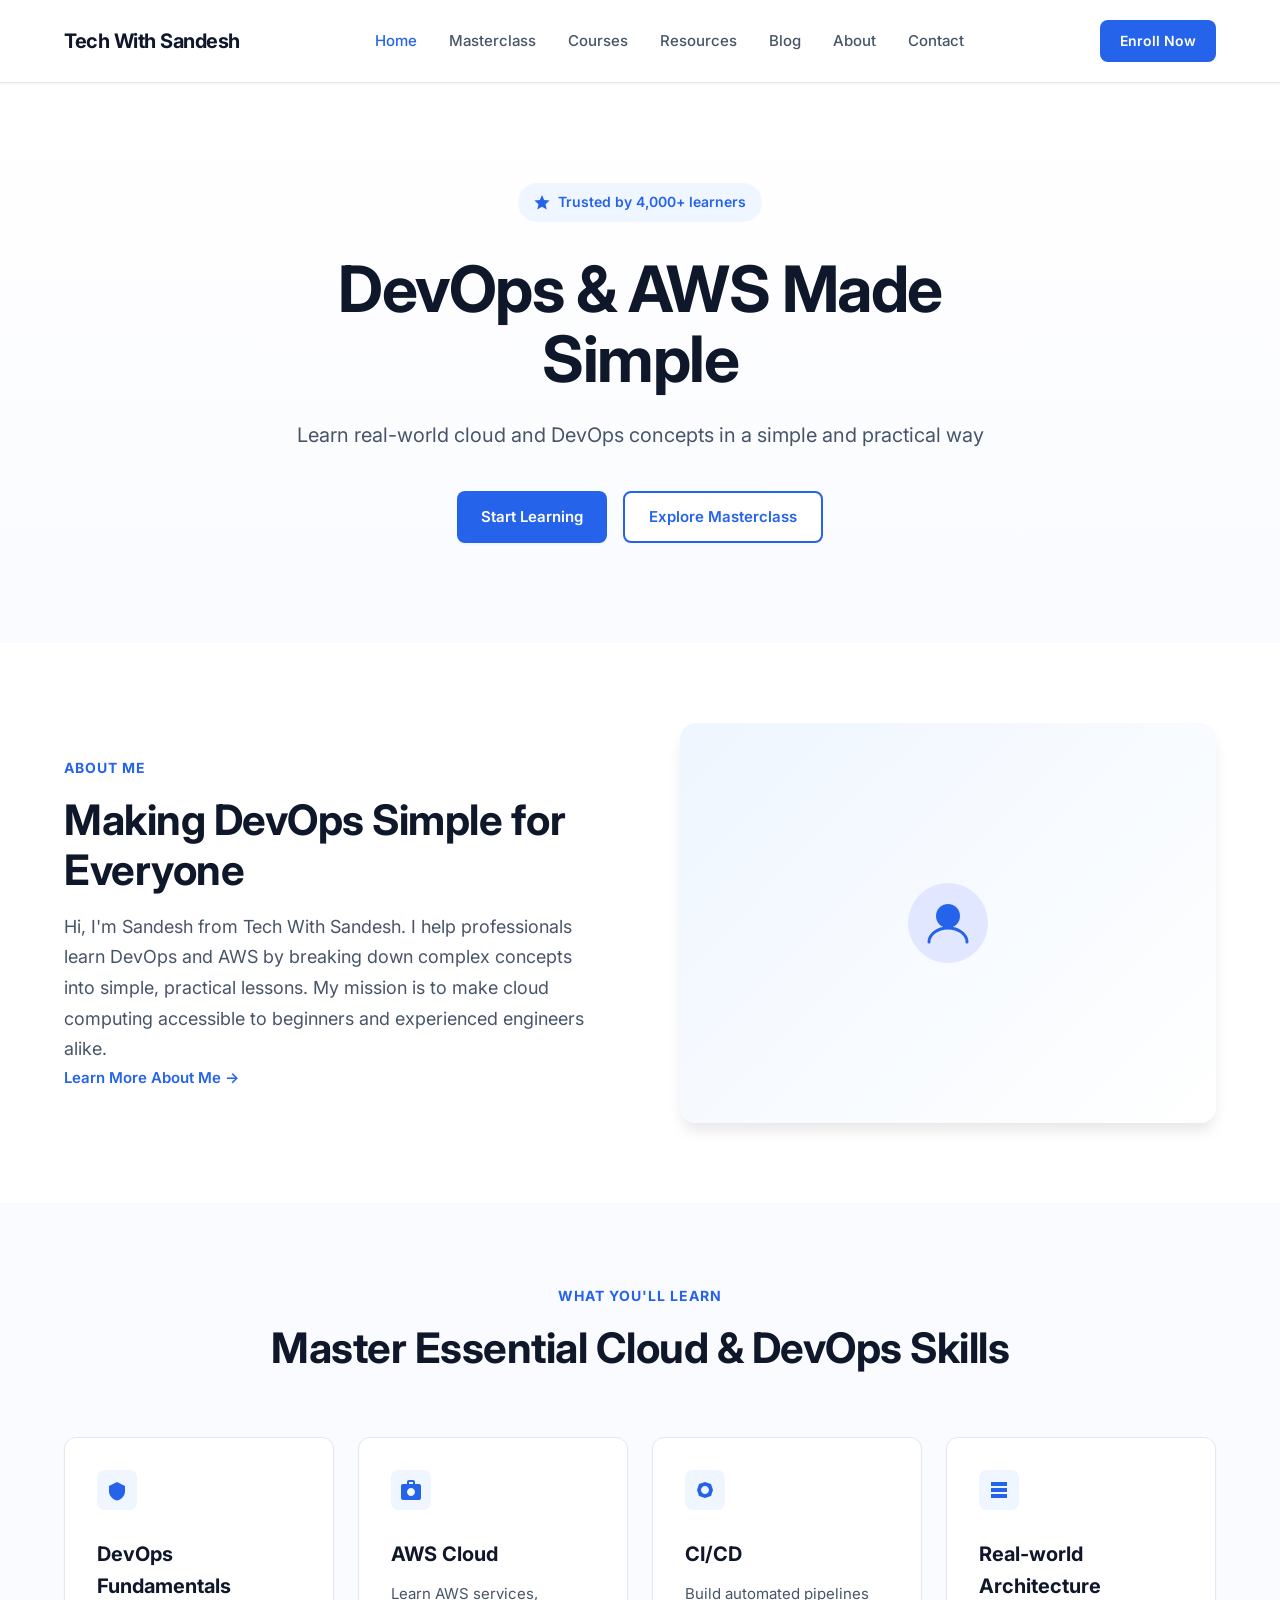
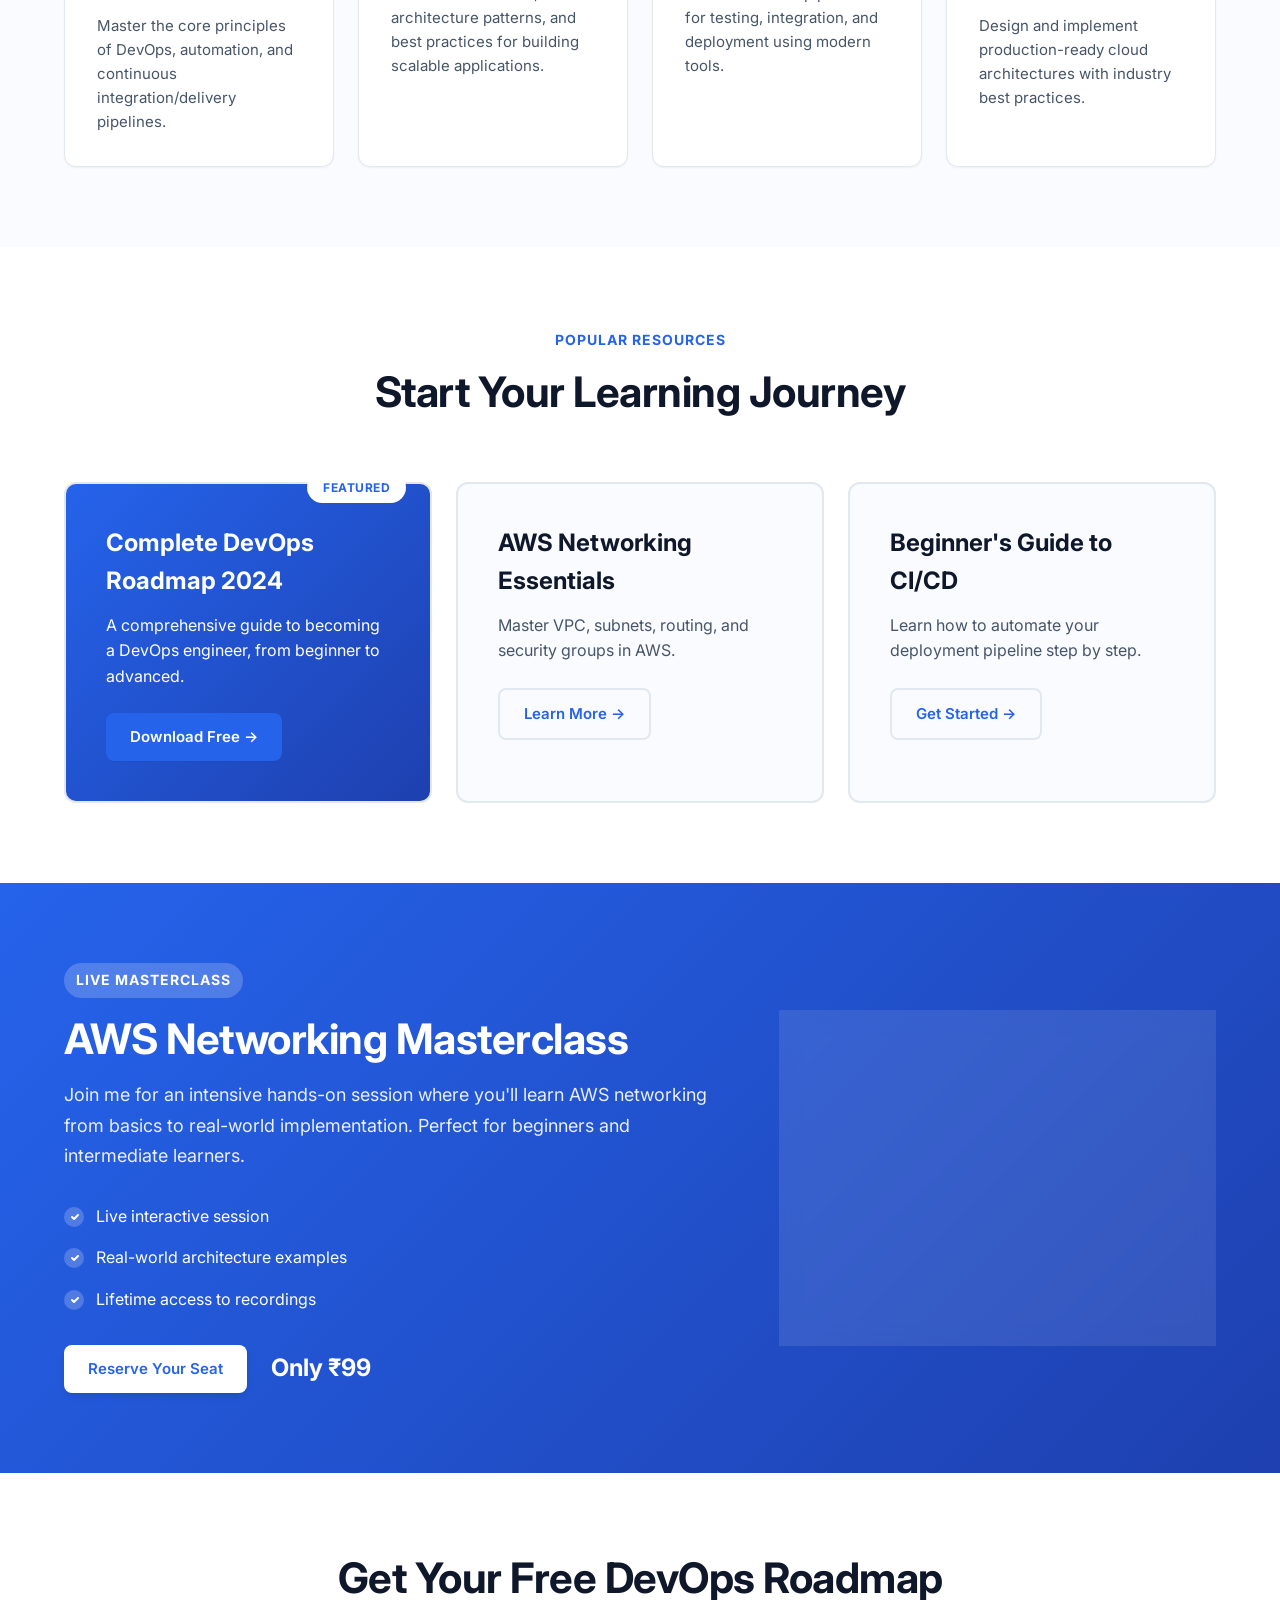
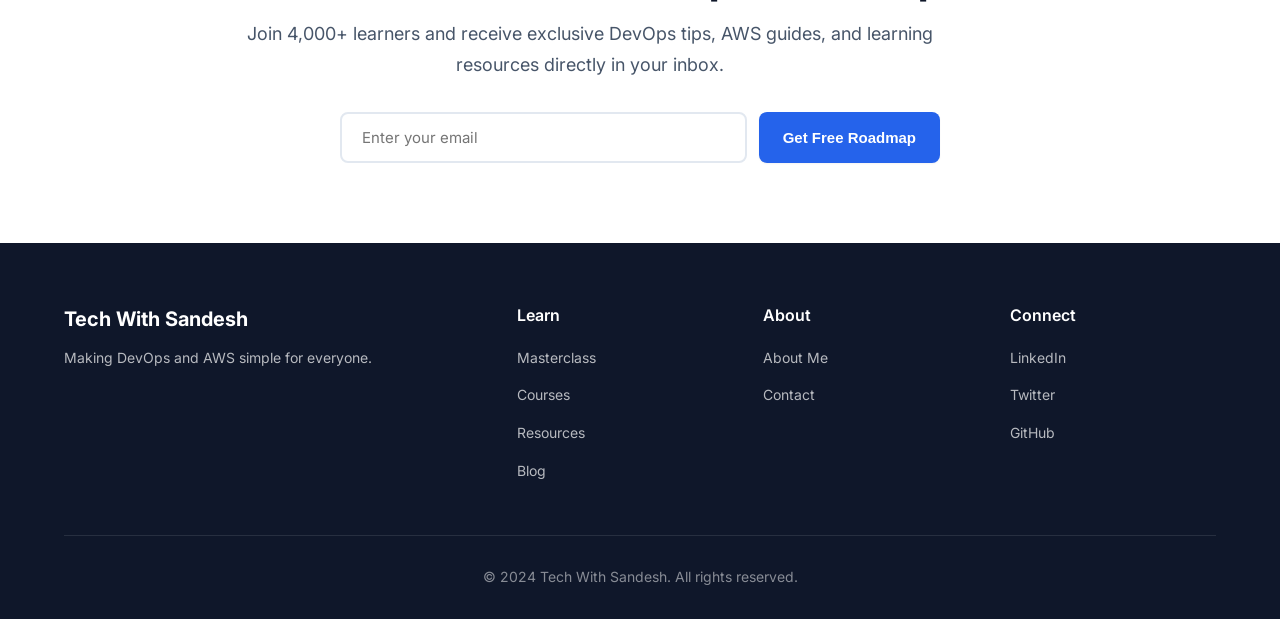
<file: index.html>
<!DOCTYPE html>
<html lang="en">
<head>
    <meta charset="UTF-8">
    <meta name="viewport" content="width=device-width, initial-scale=1.0">
    <title>Tech With Sandesh - DevOps & AWS Made Simple</title>
    <link rel="stylesheet" href="styles.css">
    <link rel="preconnect" href="https://fonts.googleapis.com">
    <link rel="preconnect" href="https://fonts.gstatic.com" crossorigin>
    <link href="https://fonts.googleapis.com/css2?family=Inter:wght@300;400;500;600;700&display=swap" rel="stylesheet">
</head>
<body>
    <!-- Navigation -->
    <nav class="navbar">
        <div class="container">
            <div class="nav-content">
                <a href="index.html" class="logo">Tech With Sandesh</a>
                <ul class="nav-links">
                    <li><a href="index.html" class="active">Home</a></li>
                    <li><a href="masterclass.html">Masterclass</a></li>
                    <li><a href="course.html">Courses</a></li>
                    <li><a href="resources.html">Resources</a></li>
                    <li><a href="blog.html">Blog</a></li>
                    <li><a href="about.html">About</a></li>
                    <li><a href="contact.html">Contact</a></li>
                </ul>
                <a href="masterclass.html" class="btn btn-primary-sm">Enroll Now</a>
            </div>
        </div>
    </nav>

    <!-- Hero Section -->
    <section class="hero">
        <div class="container">
            <div class="hero-content">
                <div class="trust-badge">
                    <svg width="16" height="16" viewBox="0 0 16 16" fill="none" xmlns="http://www.w3.org/2000/svg">
                        <path d="M8 0L10.163 5.02479L15.6085 5.52786L11.5547 9.22521L12.7023 14.5721L8 11.84L3.29772 14.5721L4.44534 9.22521L0.391548 5.52786L5.83696 5.02479L8 0Z" fill="#2563EB"/>
                    </svg>
                    <span>Trusted by 4,000+ learners</span>
                </div>
                <h1 class="hero-title">DevOps & AWS Made Simple</h1>
                <p class="hero-subtitle">Learn real-world cloud and DevOps concepts in a simple and practical way</p>
                <div class="hero-buttons">
                    <a href="resources.html" class="btn btn-primary">Start Learning</a>
                    <a href="masterclass.html" class="btn btn-secondary">Explore Masterclass</a>
                </div>
            </div>
        </div>
    </section>

    <!-- About Preview -->
    <section class="about-preview">
        <div class="container">
            <div class="section-content">
                <div class="about-text">
                    <span class="section-label">About Me</span>
                    <h2 class="section-title">Making DevOps Simple for Everyone</h2>
                    <p class="section-description">Hi, I'm Sandesh from Tech With Sandesh. I help professionals learn DevOps and AWS by breaking down complex concepts into simple, practical lessons. My mission is to make cloud computing accessible to beginners and experienced engineers alike.</p>
                    <a href="about.html" class="btn btn-link">Learn More About Me →</a>
                </div>
                <div class="about-image">
                    <div class="placeholder-image">
                        <svg width="80" height="80" viewBox="0 0 80 80" fill="none" xmlns="http://www.w3.org/2000/svg">
                            <circle cx="40" cy="40" r="40" fill="#E0E7FF"/>
                            <path d="M40 45C46.6274 45 52 39.6274 52 33C52 26.3726 46.6274 21 40 21C33.3726 21 28 26.3726 28 33C28 39.6274 33.3726 45 40 45Z" fill="#2563EB"/>
                            <path d="M59 59C59 51.268 50.5 45 40 45C29.5 45 21 51.268 21 59" stroke="#2563EB" stroke-width="3" stroke-linecap="round"/>
                        </svg>
                    </div>
                </div>
            </div>
        </div>
    </section>

    <!-- Learning Areas -->
    <section class="learning-areas">
        <div class="container">
            <div class="section-header">
                <span class="section-label">What You'll Learn</span>
                <h2 class="section-title">Master Essential Cloud & DevOps Skills</h2>
            </div>
            <div class="cards-grid">
                <div class="card">
                    <div class="card-icon">
                        <svg width="40" height="40" viewBox="0 0 40 40" fill="none" xmlns="http://www.w3.org/2000/svg">
                            <rect width="40" height="40" rx="8" fill="#EFF6FF"/>
                            <path d="M20 12L12 16V21C12 25.42 15.13 29.56 20 30.5C24.87 29.56 28 25.42 28 21V16L20 12Z" fill="#2563EB"/>
                        </svg>
                    </div>
                    <h3 class="card-title">DevOps Fundamentals</h3>
                    <p class="card-description">Master the core principles of DevOps, automation, and continuous integration/delivery pipelines.</p>
                </div>
                <div class="card">
                    <div class="card-icon">
                        <svg width="40" height="40" viewBox="0 0 40 40" fill="none" xmlns="http://www.w3.org/2000/svg">
                            <rect width="40" height="40" rx="8" fill="#EFF6FF"/>
                            <path d="M28 14H24V12C24 10.9 23.1 10 22 10H18C16.9 10 16 10.9 16 12V14H12C10.9 14 10 14.9 10 16V28C10 29.1 10.9 30 12 30H28C29.1 30 30 29.1 30 28V16C30 14.9 29.1 14 28 14ZM18 12H22V14H18V12ZM20 26C17.79 26 16 24.21 16 22C16 19.79 17.79 18 20 18C22.21 18 24 19.79 24 22C24 24.21 22.21 26 20 26Z" fill="#2563EB"/>
                        </svg>
                    </div>
                    <h3 class="card-title">AWS Cloud</h3>
                    <p class="card-description">Learn AWS services, architecture patterns, and best practices for building scalable applications.</p>
                </div>
                <div class="card">
                    <div class="card-icon">
                        <svg width="40" height="40" viewBox="0 0 40 40" fill="none" xmlns="http://www.w3.org/2000/svg">
                            <rect width="40" height="40" rx="8" fill="#EFF6FF"/>
                            <path d="M26 14L20 12L14 14L12 20L14 26L20 28L26 26L28 20L26 14ZM20 24C17.79 24 16 22.21 16 20C16 17.79 17.79 16 20 16C22.21 16 24 17.79 24 20C24 22.21 22.21 24 20 24Z" fill="#2563EB"/>
                        </svg>
                    </div>
                    <h3 class="card-title">CI/CD</h3>
                    <p class="card-description">Build automated pipelines for testing, integration, and deployment using modern tools.</p>
                </div>
                <div class="card">
                    <div class="card-icon">
                        <svg width="40" height="40" viewBox="0 0 40 40" fill="none" xmlns="http://www.w3.org/2000/svg">
                            <rect width="40" height="40" rx="8" fill="#EFF6FF"/>
                            <path d="M12 12H28V16H12V12ZM12 18H28V22H12V18ZM12 24H28V28H12V24Z" fill="#2563EB"/>
                        </svg>
                    </div>
                    <h3 class="card-title">Real-world Architecture</h3>
                    <p class="card-description">Design and implement production-ready cloud architectures with industry best practices.</p>
                </div>
            </div>
        </div>
    </section>

    <!-- Featured Content -->
    <section class="featured-content">
        <div class="container">
            <div class="section-header">
                <span class="section-label">Popular Resources</span>
                <h2 class="section-title">Start Your Learning Journey</h2>
            </div>
            <div class="content-grid">
                <div class="content-card featured">
                    <div class="content-badge">Featured</div>
                    <h3 class="content-title">Complete DevOps Roadmap 2024</h3>
                    <p class="content-description">A comprehensive guide to becoming a DevOps engineer, from beginner to advanced.</p>
                    <a href="resources.html" class="btn btn-primary">Download Free →</a>
                </div>
                <div class="content-card">
                    <h3 class="content-title">AWS Networking Essentials</h3>
                    <p class="content-description">Master VPC, subnets, routing, and security groups in AWS.</p>
                    <a href="resources.html" class="btn btn-outline">Learn More →</a>
                </div>
                <div class="content-card">
                    <h3 class="content-title">Beginner's Guide to CI/CD</h3>
                    <p class="content-description">Learn how to automate your deployment pipeline step by step.</p>
                    <a href="resources.html" class="btn btn-outline">Get Started →</a>
                </div>
            </div>
        </div>
    </section>

    <!-- Masterclass Section -->
    <section class="masterclass-highlight">
        <div class="container">
            <div class="masterclass-content">
                <div class="masterclass-text">
                    <span class="section-label light">Live Masterclass</span>
                    <h2 class="section-title light">AWS Networking Masterclass</h2>
                    <p class="section-description light">Join me for an intensive hands-on session where you'll learn AWS networking from basics to real-world implementation. Perfect for beginners and intermediate learners.</p>
                    <ul class="masterclass-features">
                        <li>
                            <svg width="20" height="20" viewBox="0 0 20 20" fill="none" xmlns="http://www.w3.org/2000/svg">
                                <circle cx="10" cy="10" r="10" fill="white" opacity="0.2"/>
                                <path d="M8 10L10 12L14 8" stroke="white" stroke-width="2" stroke-linecap="round" stroke-linejoin="round"/>
                            </svg>
                            <span>Live interactive session</span>
                        </li>
                        <li>
                            <svg width="20" height="20" viewBox="0 0 20 20" fill="none" xmlns="http://www.w3.org/2000/svg">
                                <circle cx="10" cy="10" r="10" fill="white" opacity="0.2"/>
                                <path d="M8 10L10 12L14 8" stroke="white" stroke-width="2" stroke-linecap="round" stroke-linejoin="round"/>
                            </svg>
                            <span>Real-world architecture examples</span>
                        </li>
                        <li>
                            <svg width="20" height="20" viewBox="0 0 20 20" fill="none" xmlns="http://www.w3.org/2000/svg">
                                <circle cx="10" cy="10" r="10" fill="white" opacity="0.2"/>
                                <path d="M8 10L10 12L14 8" stroke="white" stroke-width="2" stroke-linecap="round" stroke-linejoin="round"/>
                            </svg>
                            <span>Lifetime access to recordings</span>
                        </li>
                    </ul>
                    <div class="masterclass-cta">
                        <a href="masterclass.html" class="btn btn-white">Reserve Your Seat</a>
                        <span class="price-tag">Only ₹99</span>
                    </div>
                </div>
                <div class="masterclass-visual">
                    <div class="stats-card">
                        <div class="stat-item">
                            <span class="stat-number">4,000+</span>
                            <span class="stat-label">Students</span>
                        </div>
                        <div class="stat-item">
                            <span class="stat-number">4.8/5</span>
                            <span class="stat-label">Rating</span>
                        </div>
                    </div>
                </div>
            </div>
        </div>
    </section>

    <!-- Newsletter Section -->
    <section class="newsletter">
        <div class="container">
            <div class="newsletter-content">
                <div class="newsletter-text">
                    <h2 class="section-title">Get Your Free DevOps Roadmap</h2>
                    <p class="section-description">Join 4,000+ learners and receive exclusive DevOps tips, AWS guides, and learning resources directly in your inbox.</p>
                </div>
                <form class="newsletter-form">
                    <input type="email" placeholder="Enter your email" class="input-field" required>
                    <button type="submit" class="btn btn-primary">Get Free Roadmap</button>
                </form>
            </div>
        </div>
    </section>

    <!-- Footer -->
    <footer class="footer">
        <div class="container">
            <div class="footer-content">
                <div class="footer-section">
                    <h3 class="footer-title">Tech With Sandesh</h3>
                    <p class="footer-description">Making DevOps and AWS simple for everyone.</p>
                </div>
                <div class="footer-section">
                    <h4 class="footer-heading">Learn</h4>
                    <ul class="footer-links">
                        <li><a href="masterclass.html">Masterclass</a></li>
                        <li><a href="course.html">Courses</a></li>
                        <li><a href="resources.html">Resources</a></li>
                        <li><a href="blog.html">Blog</a></li>
                    </ul>
                </div>
                <div class="footer-section">
                    <h4 class="footer-heading">About</h4>
                    <ul class="footer-links">
                        <li><a href="about.html">About Me</a></li>
                        <li><a href="contact.html">Contact</a></li>
                    </ul>
                </div>
                <div class="footer-section">
                    <h4 class="footer-heading">Connect</h4>
                    <ul class="footer-links">
                        <li><a href="#" target="_blank">LinkedIn</a></li>
                        <li><a href="#" target="_blank">Twitter</a></li>
                        <li><a href="#" target="_blank">GitHub</a></li>
                    </ul>
                </div>
            </div>
            <div class="footer-bottom">
                <p>&copy; 2024 Tech With Sandesh. All rights reserved.</p>
            </div>
        </div>
    </footer>
</body>
</html>
</file>
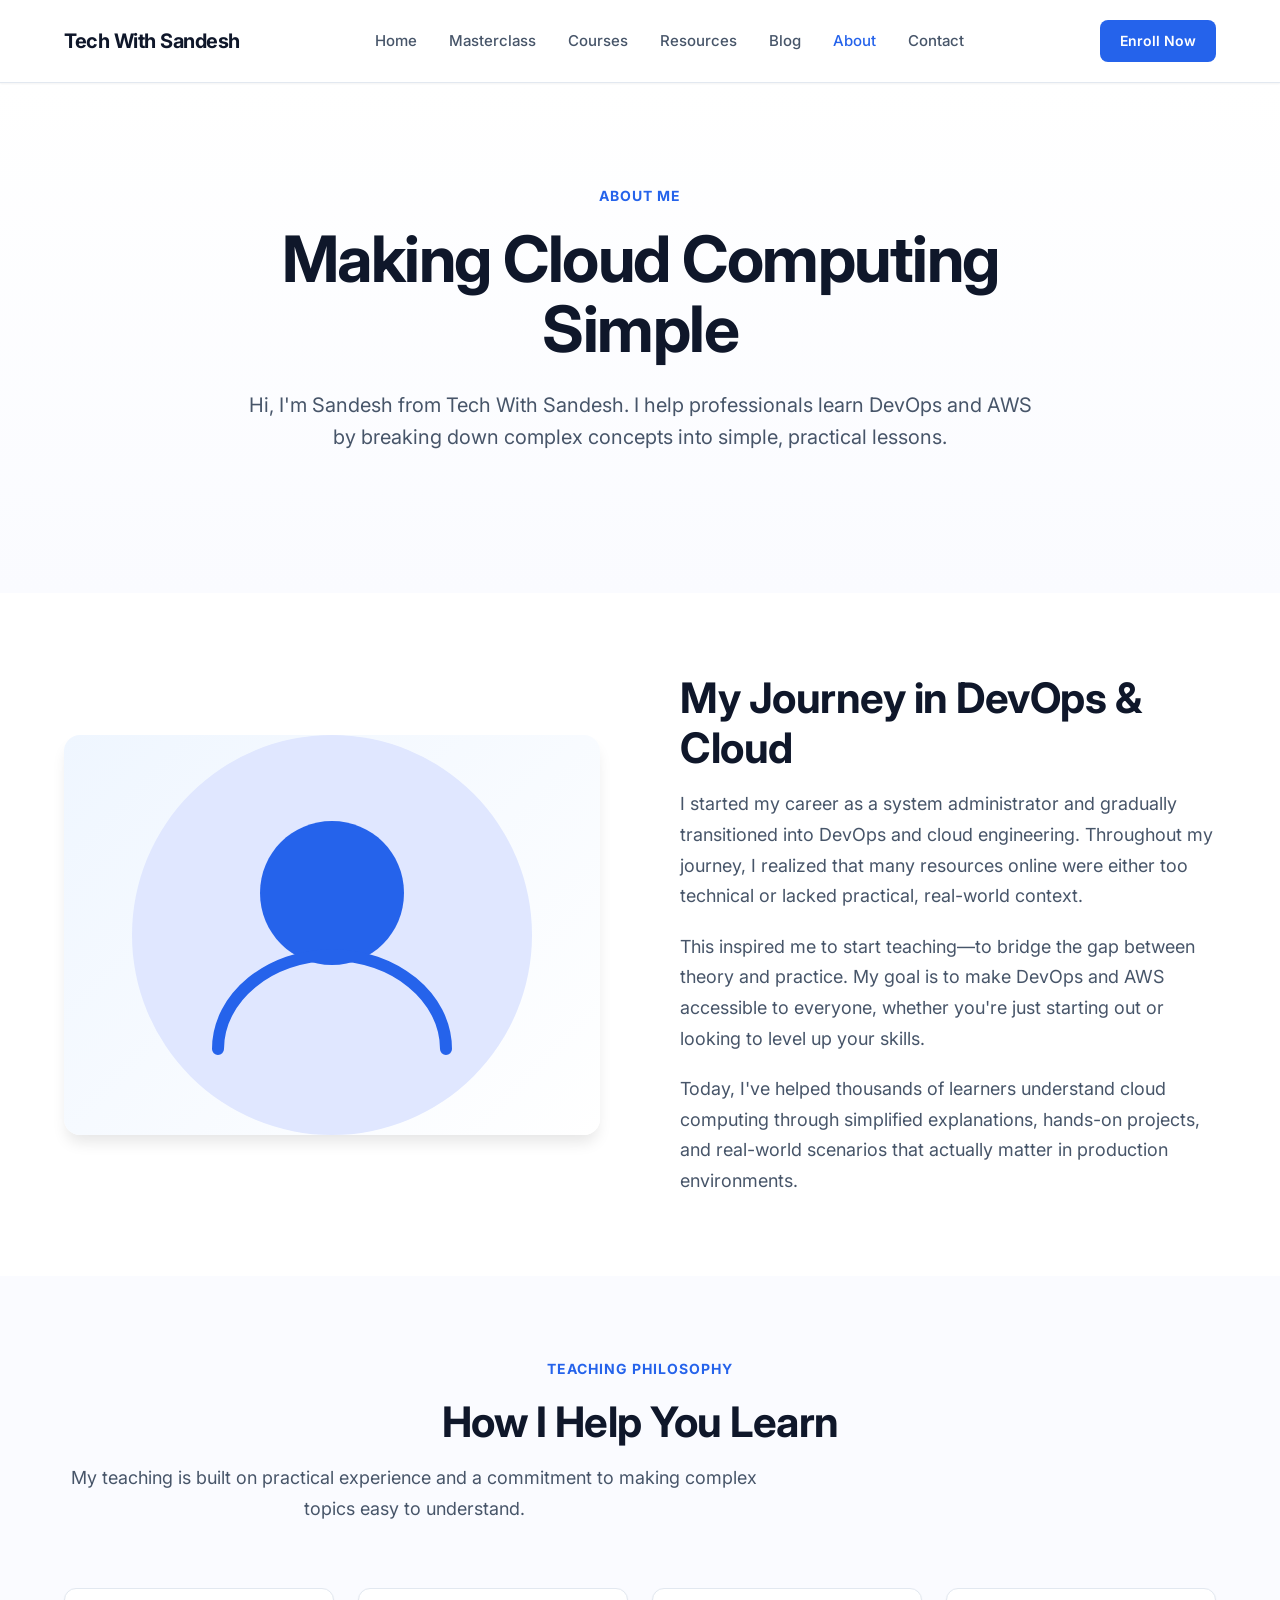
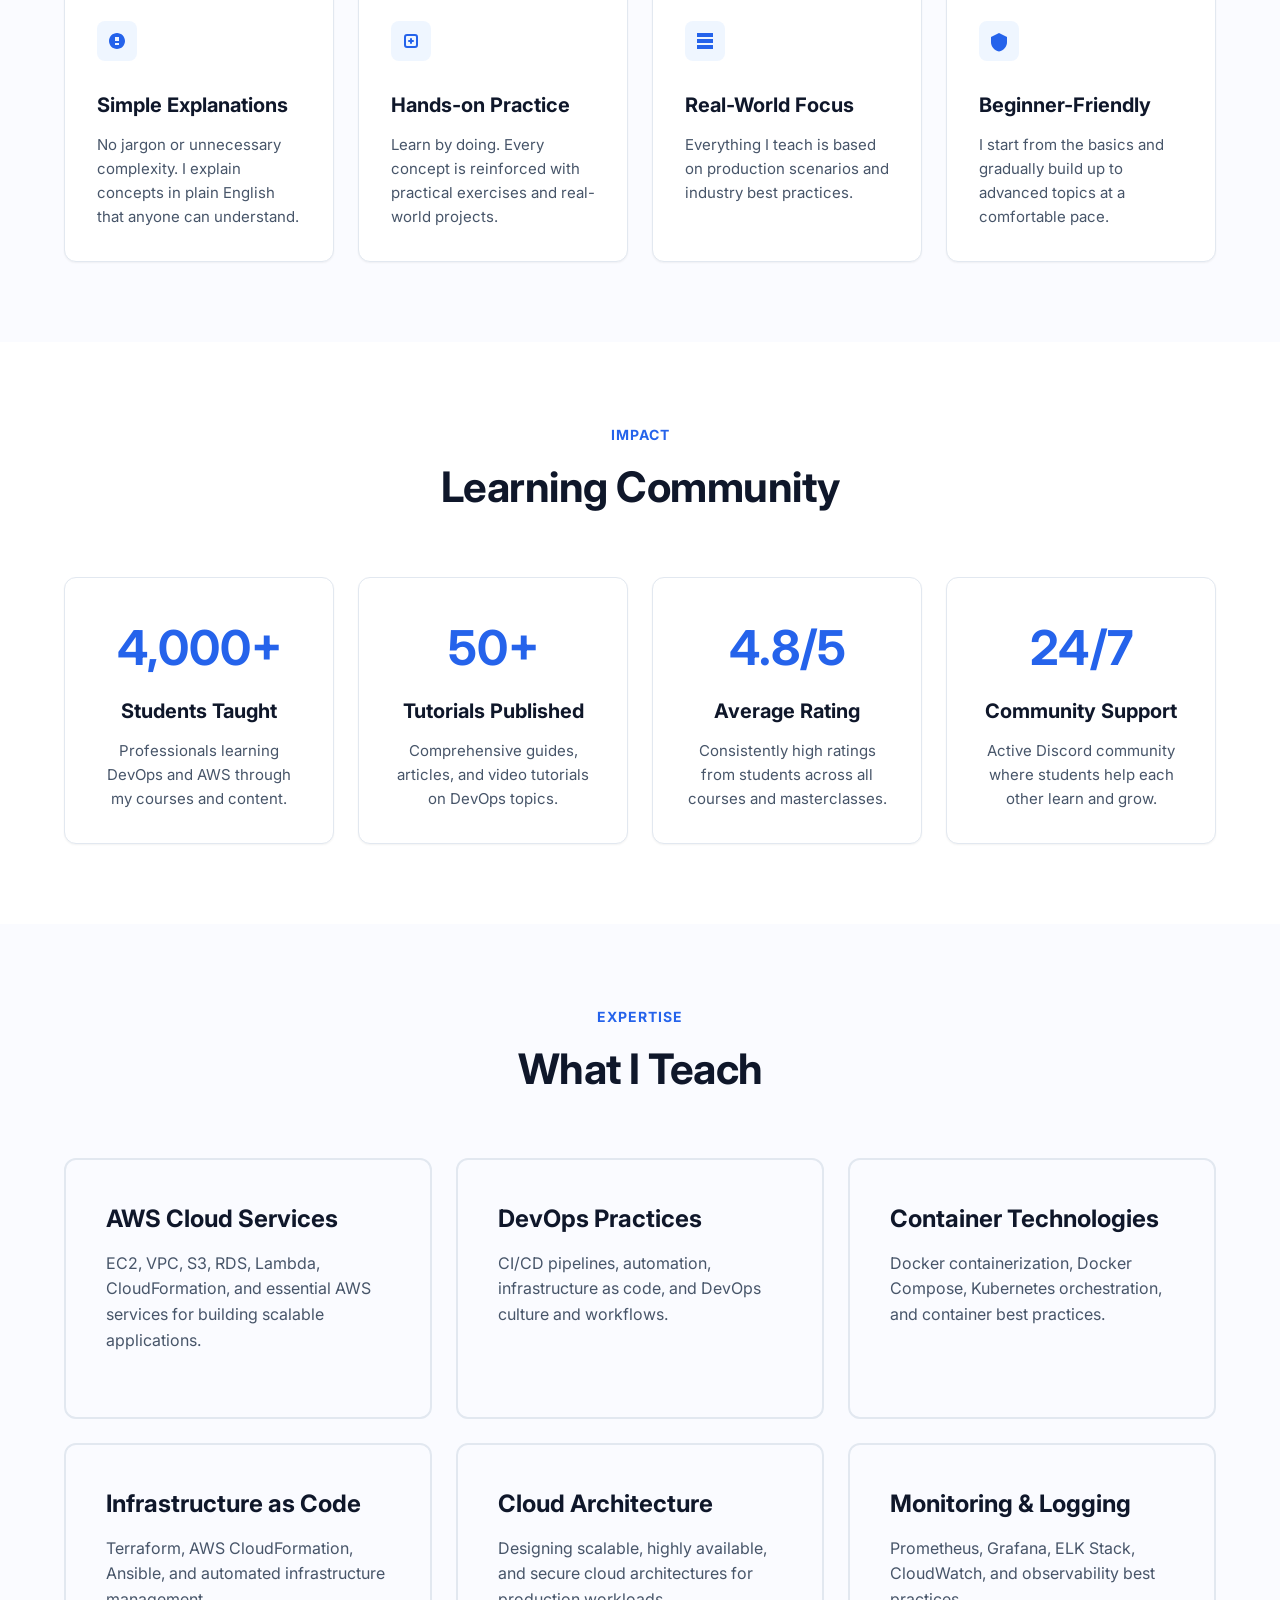
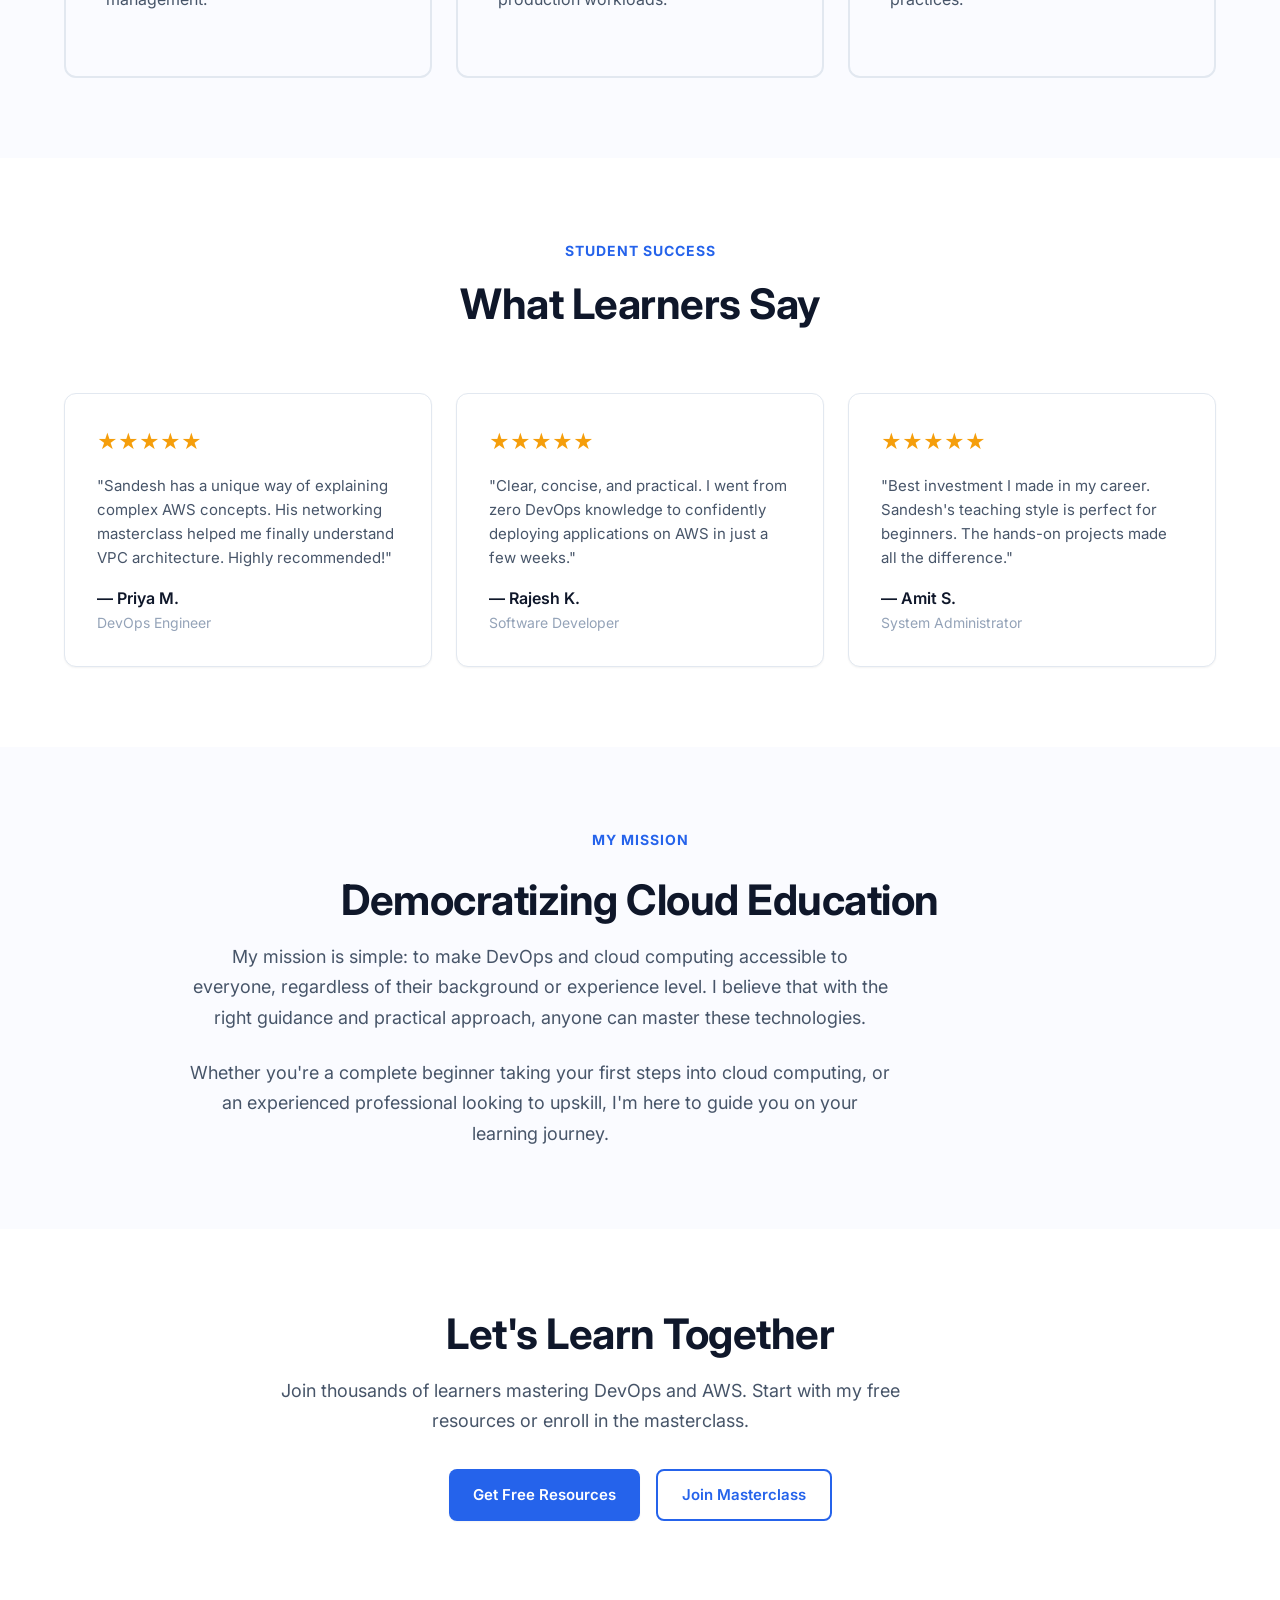
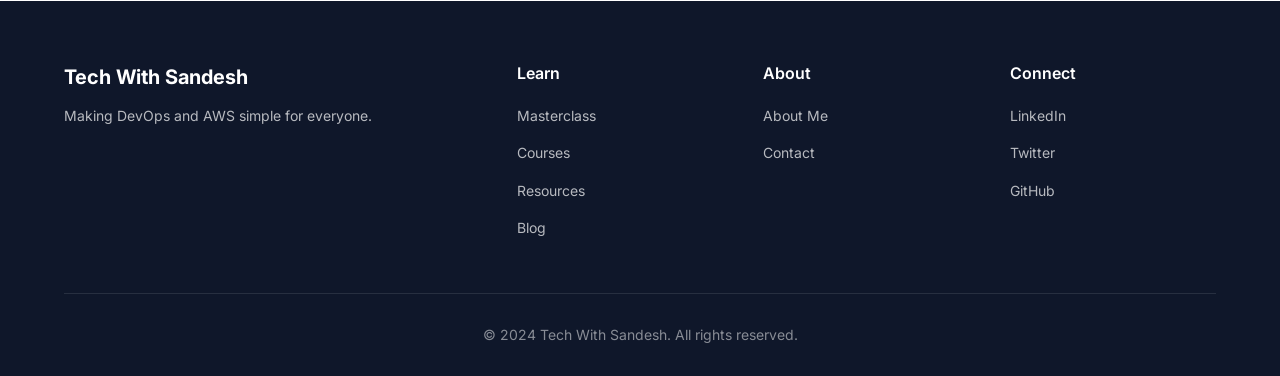
<file: about.html>
<!DOCTYPE html>
<html lang="en">
<head>
    <meta charset="UTF-8">
    <meta name="viewport" content="width=device-width, initial-scale=1.0">
    <title>About Tech With Sandesh - DevOps & AWS Educator</title>
    <link rel="stylesheet" href="styles.css">
    <link rel="preconnect" href="https://fonts.googleapis.com">
    <link rel="preconnect" href="https://fonts.gstatic.com" crossorigin>
    <link href="https://fonts.googleapis.com/css2?family=Inter:wght@300;400;500;600;700&display=swap" rel="stylesheet">
</head>
<body>
    <!-- Navigation -->
    <nav class="navbar">
        <div class="container">
            <div class="nav-content">
                <a href="index.html" class="logo">Tech With Sandesh</a>
                <ul class="nav-links">
                    <li><a href="index.html">Home</a></li>
                    <li><a href="masterclass.html">Masterclass</a></li>
                    <li><a href="course.html">Courses</a></li>
                    <li><a href="resources.html">Resources</a></li>
                    <li><a href="blog.html">Blog</a></li>
                    <li><a href="about.html" class="active">About</a></li>
                    <li><a href="contact.html">Contact</a></li>
                </ul>
                <a href="masterclass.html" class="btn btn-primary-sm">Enroll Now</a>
            </div>
        </div>
    </nav>

    <!-- Page Hero -->
    <section class="hero">
        <div class="container">
            <div class="hero-content">
                <span class="section-label">About Me</span>
                <h1 class="hero-title">Making Cloud Computing Simple</h1>
                <p class="hero-subtitle">Hi, I'm Sandesh from Tech With Sandesh. I help professionals learn DevOps and AWS by breaking down complex concepts into simple, practical lessons.</p>
            </div>
        </div>
    </section>

    <!-- About Content -->
    <section style="background-color: var(--bg-white);">
        <div class="container">
            <div class="section-content">
                <div class="placeholder-image">
                    <svg width="100%" height="100%" viewBox="0 0 400 400" fill="none" xmlns="http://www.w3.org/2000/svg">
                        <circle cx="200" cy="200" r="200" fill="#E0E7FF"/>
                        <path d="M200 230C240 230 272 198 272 158C272 118 240 86 200 86C160 86 128 118 128 158C128 198 160 230 200 230Z" fill="#2563EB"/>
                        <path d="M314 314C314 262 262 220 200 220C138 220 86 262 86 314" stroke="#2563EB" stroke-width="12" stroke-linecap="round"/>
                    </svg>
                </div>
                <div class="about-text">
                    <h2 class="section-title">My Journey in DevOps & Cloud</h2>
                    <p class="section-description" style="margin-bottom: 20px;">
                        I started my career as a system administrator and gradually transitioned into DevOps and cloud engineering. Throughout my journey, I realized that many resources online were either too technical or lacked practical, real-world context.
                    </p>
                    <p class="section-description" style="margin-bottom: 20px;">
                        This inspired me to start teaching—to bridge the gap between theory and practice. My goal is to make DevOps and AWS accessible to everyone, whether you're just starting out or looking to level up your skills.
                    </p>
                    <p class="section-description">
                        Today, I've helped thousands of learners understand cloud computing through simplified explanations, hands-on projects, and real-world scenarios that actually matter in production environments.
                    </p>
                </div>
            </div>
        </div>
    </section>

    <!-- My Approach -->
    <section>
        <div class="container">
            <div class="section-header">
                <span class="section-label">Teaching Philosophy</span>
                <h2 class="section-title">How I Help You Learn</h2>
                <p class="section-description">My teaching is built on practical experience and a commitment to making complex topics easy to understand.</p>
            </div>

            <div class="cards-grid">
                <div class="card">
                    <div class="card-icon">
                        <svg width="40" height="40" viewBox="0 0 40 40" fill="none" xmlns="http://www.w3.org/2000/svg">
                            <rect width="40" height="40" rx="8" fill="#EFF6FF"/>
                            <path d="M20 12C15.58 12 12 15.58 12 20C12 24.42 15.58 28 20 28C24.42 28 28 24.42 28 20C28 15.58 24.42 12 20 12ZM22 24H18V22H22V24ZM22 20H18V16H22V20Z" fill="#2563EB"/>
                        </svg>
                    </div>
                    <h3 class="card-title">Simple Explanations</h3>
                    <p class="card-description">No jargon or unnecessary complexity. I explain concepts in plain English that anyone can understand.</p>
                </div>

                <div class="card">
                    <div class="card-icon">
                        <svg width="40" height="40" viewBox="0 0 40 40" fill="none" xmlns="http://www.w3.org/2000/svg">
                            <rect width="40" height="40" rx="8" fill="#EFF6FF"/>
                            <path d="M16 14H24C25.1 14 26 14.9 26 16V24C26 25.1 25.1 26 24 26H16C14.9 26 14 25.1 14 24V16C14 14.9 14.9 14 16 14Z" stroke="#2563EB" stroke-width="2"/>
                            <path d="M20 18V22M18 20H22" stroke="#2563EB" stroke-width="2" stroke-linecap="round"/>
                        </svg>
                    </div>
                    <h3 class="card-title">Hands-on Practice</h3>
                    <p class="card-description">Learn by doing. Every concept is reinforced with practical exercises and real-world projects.</p>
                </div>

                <div class="card">
                    <div class="card-icon">
                        <svg width="40" height="40" viewBox="0 0 40 40" fill="none" xmlns="http://www.w3.org/2000/svg">
                            <rect width="40" height="40" rx="8" fill="#EFF6FF"/>
                            <path d="M12 12H28V16H12V12ZM12 18H28V22H12V18ZM12 24H28V28H12V24Z" fill="#2563EB"/>
                        </svg>
                    </div>
                    <h3 class="card-title">Real-World Focus</h3>
                    <p class="card-description">Everything I teach is based on production scenarios and industry best practices.</p>
                </div>

                <div class="card">
                    <div class="card-icon">
                        <svg width="40" height="40" viewBox="0 0 40 40" fill="none" xmlns="http://www.w3.org/2000/svg">
                            <rect width="40" height="40" rx="8" fill="#EFF6FF"/>
                            <path d="M20 12L12 16V21C12 25.42 15.13 29.56 20 30.5C24.87 29.56 28 25.42 28 21V16L20 12Z" fill="#2563EB"/>
                        </svg>
                    </div>
                    <h3 class="card-title">Beginner-Friendly</h3>
                    <p class="card-description">I start from the basics and gradually build up to advanced topics at a comfortable pace.</p>
                </div>
            </div>
        </div>
    </section>

    <!-- Experience & Impact -->
    <section style="background-color: var(--bg-white);">
        <div class="container">
            <div class="section-header">
                <span class="section-label">Impact</span>
                <h2 class="section-title">Learning Community</h2>
            </div>

            <div class="cards-grid">
                <div class="card" style="text-align: center;">
                    <div style="font-size: 48px; font-weight: 700; color: var(--primary); margin-bottom: 8px;">4,000+</div>
                    <h3 class="card-title">Students Taught</h3>
                    <p class="card-description">Professionals learning DevOps and AWS through my courses and content.</p>
                </div>

                <div class="card" style="text-align: center;">
                    <div style="font-size: 48px; font-weight: 700; color: var(--primary); margin-bottom: 8px;">50+</div>
                    <h3 class="card-title">Tutorials Published</h3>
                    <p class="card-description">Comprehensive guides, articles, and video tutorials on DevOps topics.</p>
                </div>

                <div class="card" style="text-align: center;">
                    <div style="font-size: 48px; font-weight: 700; color: var(--primary); margin-bottom: 8px;">4.8/5</div>
                    <h3 class="card-title">Average Rating</h3>
                    <p class="card-description">Consistently high ratings from students across all courses and masterclasses.</p>
                </div>

                <div class="card" style="text-align: center;">
                    <div style="font-size: 48px; font-weight: 700; color: var(--primary); margin-bottom: 8px;">24/7</div>
                    <h3 class="card-title">Community Support</h3>
                    <p class="card-description">Active Discord community where students help each other learn and grow.</p>
                </div>
            </div>
        </div>
    </section>

    <!-- What I Focus On -->
    <section>
        <div class="container">
            <div class="section-header">
                <span class="section-label">Expertise</span>
                <h2 class="section-title">What I Teach</h2>
            </div>

            <div class="content-grid">
                <div class="content-card">
                    <h3 class="content-title">AWS Cloud Services</h3>
                    <p class="content-description">EC2, VPC, S3, RDS, Lambda, CloudFormation, and essential AWS services for building scalable applications.</p>
                </div>

                <div class="content-card">
                    <h3 class="content-title">DevOps Practices</h3>
                    <p class="content-description">CI/CD pipelines, automation, infrastructure as code, and DevOps culture and workflows.</p>
                </div>

                <div class="content-card">
                    <h3 class="content-title">Container Technologies</h3>
                    <p class="content-description">Docker containerization, Docker Compose, Kubernetes orchestration, and container best practices.</p>
                </div>

                <div class="content-card">
                    <h3 class="content-title">Infrastructure as Code</h3>
                    <p class="content-description">Terraform, AWS CloudFormation, Ansible, and automated infrastructure management.</p>
                </div>

                <div class="content-card">
                    <h3 class="content-title">Cloud Architecture</h3>
                    <p class="content-description">Designing scalable, highly available, and secure cloud architectures for production workloads.</p>
                </div>

                <div class="content-card">
                    <h3 class="content-title">Monitoring & Logging</h3>
                    <p class="content-description">Prometheus, Grafana, ELK Stack, CloudWatch, and observability best practices.</p>
                </div>
            </div>
        </div>
    </section>

    <!-- Testimonials Section -->
    <section style="background-color: var(--bg-white);">
        <div class="container">
            <div class="section-header">
                <span class="section-label">Student Success</span>
                <h2 class="section-title">What Learners Say</h2>
            </div>

            <div class="cards-grid">
                <div class="card">
                    <div style="color: #F59E0B; font-size: 20px; margin-bottom: 16px;">★★★★★</div>
                    <p class="card-description" style="margin-bottom: 16px;">"Sandesh has a unique way of explaining complex AWS concepts. His networking masterclass helped me finally understand VPC architecture. Highly recommended!"</p>
                    <div style="font-weight: 600; color: var(--text-primary);">— Priya M.</div>
                    <div style="font-size: 14px; color: var(--text-light);">DevOps Engineer</div>
                </div>

                <div class="card">
                    <div style="color: #F59E0B; font-size: 20px; margin-bottom: 16px;">★★★★★</div>
                    <p class="card-description" style="margin-bottom: 16px;">"Clear, concise, and practical. I went from zero DevOps knowledge to confidently deploying applications on AWS in just a few weeks."</p>
                    <div style="font-weight: 600; color: var(--text-primary);">— Rajesh K.</div>
                    <div style="font-size: 14px; color: var(--text-light);">Software Developer</div>
                </div>

                <div class="card">
                    <div style="color: #F59E0B; font-size: 20px; margin-bottom: 16px;">★★★★★</div>
                    <p class="card-description" style="margin-bottom: 16px;">"Best investment I made in my career. Sandesh's teaching style is perfect for beginners. The hands-on projects made all the difference."</p>
                    <div style="font-weight: 600; color: var(--text-primary);">— Amit S.</div>
                    <div style="font-size: 14px; color: var(--text-light);">System Administrator</div>
                </div>
            </div>
        </div>
    </section>

    <!-- Mission Statement -->
    <section>
        <div class="container">
            <div class="newsletter-content" style="max-width: 900px;">
                <div class="newsletter-text">
                    <span class="section-label" style="margin-bottom: 24px;">My Mission</span>
                    <h2 class="section-title">Democratizing Cloud Education</h2>
                    <p class="section-description" style="margin-bottom: 24px;">
                        My mission is simple: to make DevOps and cloud computing accessible to everyone, regardless of their background or experience level. I believe that with the right guidance and practical approach, anyone can master these technologies.
                    </p>
                    <p class="section-description">
                        Whether you're a complete beginner taking your first steps into cloud computing, or an experienced professional looking to upskill, I'm here to guide you on your learning journey.
                    </p>
                </div>
            </div>
        </div>
    </section>

    <!-- CTA Section -->
    <section style="background-color: var(--bg-white);">
        <div class="container">
            <div class="newsletter-content">
                <div class="newsletter-text">
                    <h2 class="section-title">Let's Learn Together</h2>
                    <p class="section-description">Join thousands of learners mastering DevOps and AWS. Start with my free resources or enroll in the masterclass.</p>
                </div>
                <div class="hero-buttons" style="margin-top: 32px;">
                    <a href="resources.html" class="btn btn-primary">Get Free Resources</a>
                    <a href="masterclass.html" class="btn btn-secondary">Join Masterclass</a>
                </div>
            </div>
        </div>
    </section>

    <!-- Footer -->
    <footer class="footer">
        <div class="container">
            <div class="footer-content">
                <div class="footer-section">
                    <h3 class="footer-title">Tech With Sandesh</h3>
                    <p class="footer-description">Making DevOps and AWS simple for everyone.</p>
                </div>
                <div class="footer-section">
                    <h4 class="footer-heading">Learn</h4>
                    <ul class="footer-links">
                        <li><a href="masterclass.html">Masterclass</a></li>
                        <li><a href="course.html">Courses</a></li>
                        <li><a href="resources.html">Resources</a></li>
                        <li><a href="blog.html">Blog</a></li>
                    </ul>
                </div>
                <div class="footer-section">
                    <h4 class="footer-heading">About</h4>
                    <ul class="footer-links">
                        <li><a href="about.html">About Me</a></li>
                        <li><a href="contact.html">Contact</a></li>
                    </ul>
                </div>
                <div class="footer-section">
                    <h4 class="footer-heading">Connect</h4>
                    <ul class="footer-links">
                        <li><a href="#" target="_blank">LinkedIn</a></li>
                        <li><a href="#" target="_blank">Twitter</a></li>
                        <li><a href="#" target="_blank">GitHub</a></li>
                    </ul>
                </div>
            </div>
            <div class="footer-bottom">
                <p>&copy; 2024 Tech With Sandesh. All rights reserved.</p>
            </div>
        </div>
    </footer>
</body>
</html>
</file>
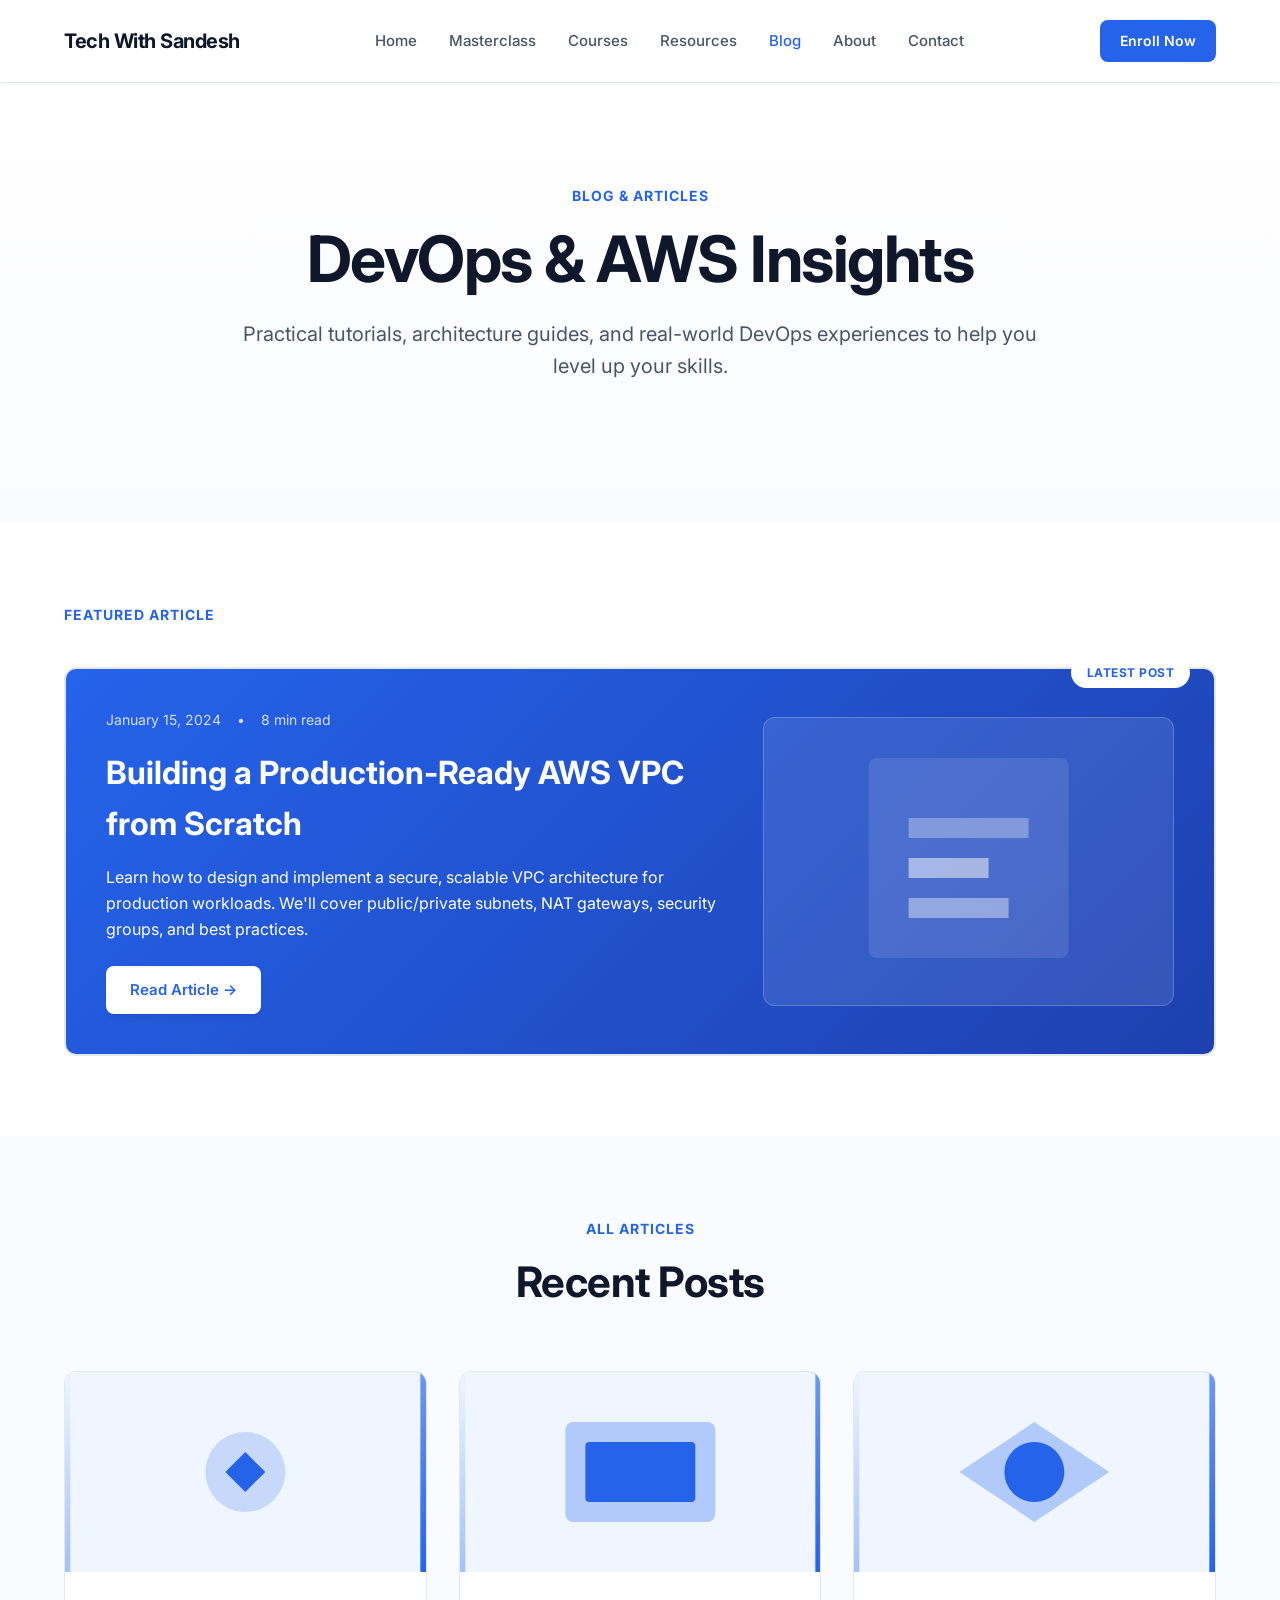
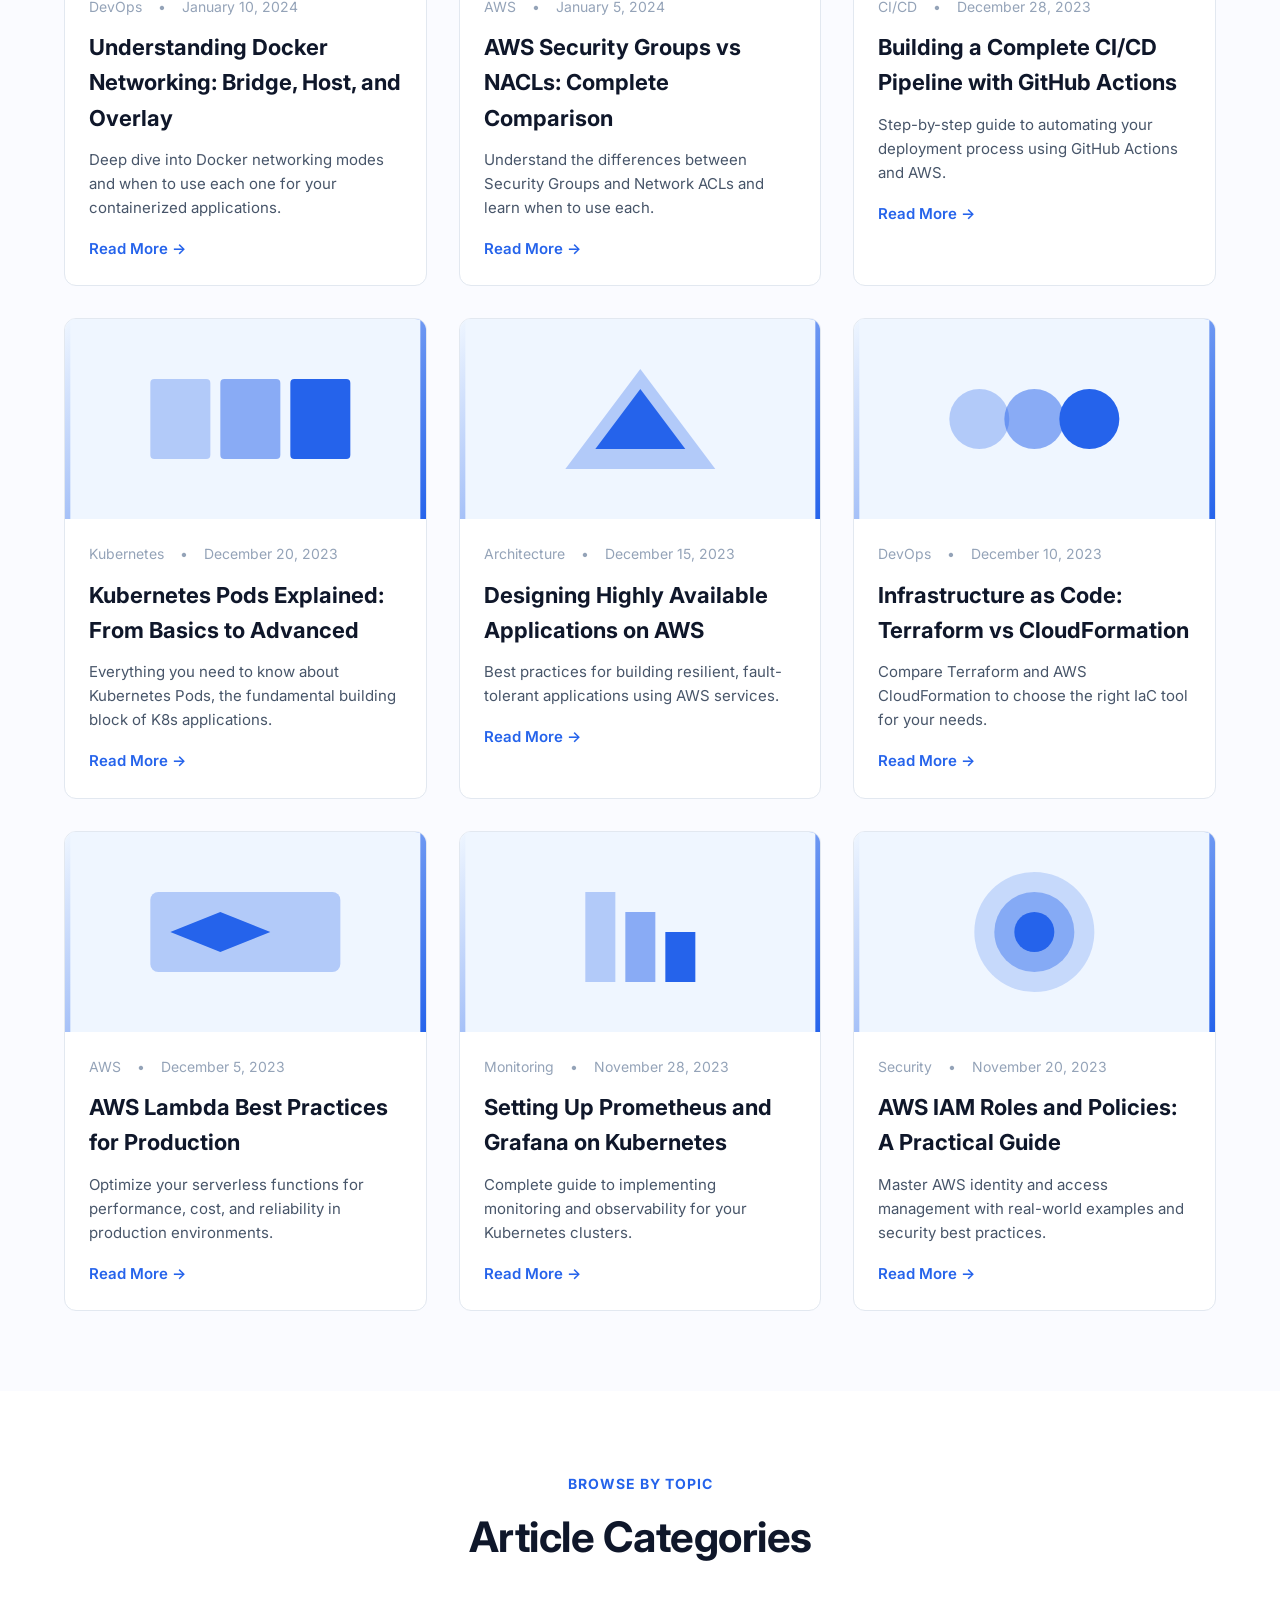
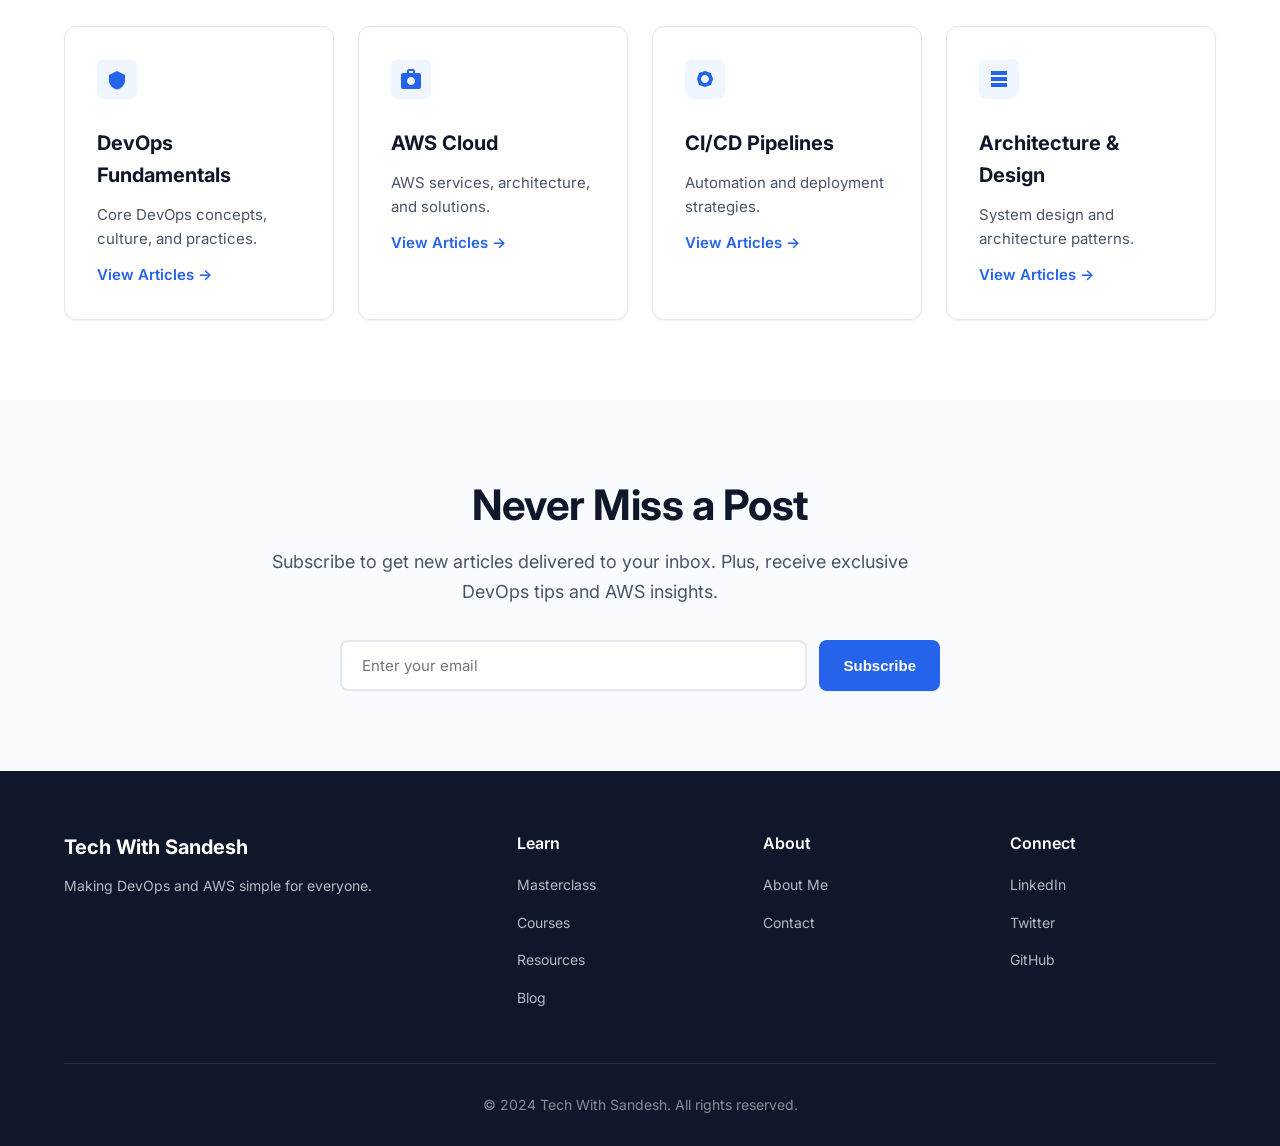
<file: blog.html>
<!DOCTYPE html>
<html lang="en">
<head>
    <meta charset="UTF-8">
    <meta name="viewport" content="width=device-width, initial-scale=1.0">
    <title>Blog - Tech With Sandesh</title>
    <link rel="stylesheet" href="styles.css">
    <link rel="preconnect" href="https://fonts.googleapis.com">
    <link rel="preconnect" href="https://fonts.gstatic.com" crossorigin>
    <link href="https://fonts.googleapis.com/css2?family=Inter:wght@300;400;500;600;700&display=swap" rel="stylesheet">
</head>
<body>
    <!-- Navigation -->
    <nav class="navbar">
        <div class="container">
            <div class="nav-content">
                <a href="index.html" class="logo">Tech With Sandesh</a>
                <ul class="nav-links">
                    <li><a href="index.html">Home</a></li>
                    <li><a href="masterclass.html">Masterclass</a></li>
                    <li><a href="course.html">Courses</a></li>
                    <li><a href="resources.html">Resources</a></li>
                    <li><a href="blog.html" class="active">Blog</a></li>
                    <li><a href="about.html">About</a></li>
                    <li><a href="contact.html">Contact</a></li>
                </ul>
                <a href="masterclass.html" class="btn btn-primary-sm">Enroll Now</a>
            </div>
        </div>
    </nav>

    <!-- Page Hero -->
    <section class="hero">
        <div class="container">
            <div class="hero-content">
                <span class="section-label">Blog & Articles</span>
                <h1 class="hero-title">DevOps & AWS Insights</h1>
                <p class="hero-subtitle">Practical tutorials, architecture guides, and real-world DevOps experiences to help you level up your skills.</p>
            </div>
        </div>
    </section>

    <!-- Featured Article -->
    <section style="background-color: var(--bg-white);">
        <div class="container">
            <span class="section-label">Featured Article</span>
            <div class="content-card featured" style="margin-top: 24px;">
                <div class="content-badge">Latest Post</div>
                <div style="display: grid; grid-template-columns: 1.5fr 1fr; gap: 40px; align-items: center;">
                    <div>
                        <div class="blog-meta" style="color: rgba(255, 255, 255, 0.8); margin-bottom: 16px;">
                            <span>January 15, 2024</span>
                            <span>•</span>
                            <span>8 min read</span>
                        </div>
                        <h2 style="font-size: 32px; font-weight: 700; margin-bottom: 16px; color: white;">Building a Production-Ready AWS VPC from Scratch</h2>
                        <p class="content-description" style="margin-bottom: 24px;">Learn how to design and implement a secure, scalable VPC architecture for production workloads. We'll cover public/private subnets, NAT gateways, security groups, and best practices.</p>
                        <a href="#" class="btn btn-white">Read Article →</a>
                    </div>
                    <div>
                        <div style="background: rgba(255, 255, 255, 0.1); padding: 40px; border-radius: 12px; border: 1px solid rgba(255, 255, 255, 0.2);">
                            <svg width="100%" height="200" viewBox="0 0 200 200" fill="none" xmlns="http://www.w3.org/2000/svg">
                                <rect width="200" height="200" rx="8" fill="rgba(255, 255, 255, 0.1)"/>
                                <path d="M40 60H160V80H40V60Z" fill="white" opacity="0.3"/>
                                <path d="M40 100H120V120H40V100Z" fill="white" opacity="0.5"/>
                                <path d="M40 140H140V160H40V140Z" fill="white" opacity="0.4"/>
                            </svg>
                        </div>
                    </div>
                </div>
            </div>
        </div>
    </section>

    <!-- All Articles -->
    <section>
        <div class="container">
            <div class="section-header">
                <span class="section-label">All Articles</span>
                <h2 class="section-title">Recent Posts</h2>
            </div>

            <div class="blog-grid">
                <!-- Article 1 -->
                <div class="blog-card">
                    <div class="blog-image">
                        <svg width="100%" height="100%" viewBox="0 0 350 200" fill="none" xmlns="http://www.w3.org/2000/svg">
                            <rect width="350" height="200" fill="#EFF6FF"/>
                            <circle cx="175" cy="100" r="40" fill="#2563EB" opacity="0.2"/>
                            <path d="M155 100L175 120L195 100L175 80L155 100Z" fill="#2563EB"/>
                        </svg>
                    </div>
                    <div class="blog-content">
                        <div class="blog-meta">
                            <span>DevOps</span>
                            <span>•</span>
                            <span>January 10, 2024</span>
                        </div>
                        <h3 class="blog-title">Understanding Docker Networking: Bridge, Host, and Overlay</h3>
                        <p class="blog-excerpt">Deep dive into Docker networking modes and when to use each one for your containerized applications.</p>
                        <a href="#" class="btn btn-link">Read More →</a>
                    </div>
                </div>

                <!-- Article 2 -->
                <div class="blog-card">
                    <div class="blog-image">
                        <svg width="100%" height="100%" viewBox="0 0 350 200" fill="none" xmlns="http://www.w3.org/2000/svg">
                            <rect width="350" height="200" fill="#EFF6FF"/>
                            <rect x="100" y="50" width="150" height="100" rx="8" fill="#2563EB" opacity="0.3"/>
                            <rect x="120" y="70" width="110" height="60" rx="4" fill="#2563EB"/>
                        </svg>
                    </div>
                    <div class="blog-content">
                        <div class="blog-meta">
                            <span>AWS</span>
                            <span>•</span>
                            <span>January 5, 2024</span>
                        </div>
                        <h3 class="blog-title">AWS Security Groups vs NACLs: Complete Comparison</h3>
                        <p class="blog-excerpt">Understand the differences between Security Groups and Network ACLs and learn when to use each.</p>
                        <a href="#" class="btn btn-link">Read More →</a>
                    </div>
                </div>

                <!-- Article 3 -->
                <div class="blog-card">
                    <div class="blog-image">
                        <svg width="100%" height="100%" viewBox="0 0 350 200" fill="none" xmlns="http://www.w3.org/2000/svg">
                            <rect width="350" height="200" fill="#EFF6FF"/>
                            <path d="M100 100L175 50L250 100L175 150L100 100Z" fill="#2563EB" opacity="0.3"/>
                            <circle cx="175" cy="100" r="30" fill="#2563EB"/>
                        </svg>
                    </div>
                    <div class="blog-content">
                        <div class="blog-meta">
                            <span>CI/CD</span>
                            <span>•</span>
                            <span>December 28, 2023</span>
                        </div>
                        <h3 class="blog-title">Building a Complete CI/CD Pipeline with GitHub Actions</h3>
                        <p class="blog-excerpt">Step-by-step guide to automating your deployment process using GitHub Actions and AWS.</p>
                        <a href="#" class="btn btn-link">Read More →</a>
                    </div>
                </div>

                <!-- Article 4 -->
                <div class="blog-card">
                    <div class="blog-image">
                        <svg width="100%" height="100%" viewBox="0 0 350 200" fill="none" xmlns="http://www.w3.org/2000/svg">
                            <rect width="350" height="200" fill="#EFF6FF"/>
                            <rect x="80" y="60" width="60" height="80" rx="4" fill="#2563EB" opacity="0.3"/>
                            <rect x="150" y="60" width="60" height="80" rx="4" fill="#2563EB" opacity="0.5"/>
                            <rect x="220" y="60" width="60" height="80" rx="4" fill="#2563EB"/>
                        </svg>
                    </div>
                    <div class="blog-content">
                        <div class="blog-meta">
                            <span>Kubernetes</span>
                            <span>•</span>
                            <span>December 20, 2023</span>
                        </div>
                        <h3 class="blog-title">Kubernetes Pods Explained: From Basics to Advanced</h3>
                        <p class="blog-excerpt">Everything you need to know about Kubernetes Pods, the fundamental building block of K8s applications.</p>
                        <a href="#" class="btn btn-link">Read More →</a>
                    </div>
                </div>

                <!-- Article 5 -->
                <div class="blog-card">
                    <div class="blog-image">
                        <svg width="100%" height="100%" viewBox="0 0 350 200" fill="none" xmlns="http://www.w3.org/2000/svg">
                            <rect width="350" height="200" fill="#EFF6FF"/>
                            <path d="M100 150L175 50L250 150H100Z" fill="#2563EB" opacity="0.3"/>
                            <path d="M130 130L175 70L220 130H130Z" fill="#2563EB"/>
                        </svg>
                    </div>
                    <div class="blog-content">
                        <div class="blog-meta">
                            <span>Architecture</span>
                            <span>•</span>
                            <span>December 15, 2023</span>
                        </div>
                        <h3 class="blog-title">Designing Highly Available Applications on AWS</h3>
                        <p class="blog-excerpt">Best practices for building resilient, fault-tolerant applications using AWS services.</p>
                        <a href="#" class="btn btn-link">Read More →</a>
                    </div>
                </div>

                <!-- Article 6 -->
                <div class="blog-card">
                    <div class="blog-image">
                        <svg width="100%" height="100%" viewBox="0 0 350 200" fill="none" xmlns="http://www.w3.org/2000/svg">
                            <rect width="350" height="200" fill="#EFF6FF"/>
                            <circle cx="120" cy="100" r="30" fill="#2563EB" opacity="0.3"/>
                            <circle cx="175" cy="100" r="30" fill="#2563EB" opacity="0.5"/>
                            <circle cx="230" cy="100" r="30" fill="#2563EB"/>
                        </svg>
                    </div>
                    <div class="blog-content">
                        <div class="blog-meta">
                            <span>DevOps</span>
                            <span>•</span>
                            <span>December 10, 2023</span>
                        </div>
                        <h3 class="blog-title">Infrastructure as Code: Terraform vs CloudFormation</h3>
                        <p class="blog-excerpt">Compare Terraform and AWS CloudFormation to choose the right IaC tool for your needs.</p>
                        <a href="#" class="btn btn-link">Read More →</a>
                    </div>
                </div>

                <!-- Article 7 -->
                <div class="blog-card">
                    <div class="blog-image">
                        <svg width="100%" height="100%" viewBox="0 0 350 200" fill="none" xmlns="http://www.w3.org/2000/svg">
                            <rect width="350" height="200" fill="#EFF6FF"/>
                            <rect x="80" y="60" width="190" height="80" rx="8" fill="#2563EB" opacity="0.3"/>
                            <path d="M100 100L150 80L200 100L150 120L100 100Z" fill="#2563EB"/>
                        </svg>
                    </div>
                    <div class="blog-content">
                        <div class="blog-meta">
                            <span>AWS</span>
                            <span>•</span>
                            <span>December 5, 2023</span>
                        </div>
                        <h3 class="blog-title">AWS Lambda Best Practices for Production</h3>
                        <p class="blog-excerpt">Optimize your serverless functions for performance, cost, and reliability in production environments.</p>
                        <a href="#" class="btn btn-link">Read More →</a>
                    </div>
                </div>

                <!-- Article 8 -->
                <div class="blog-card">
                    <div class="blog-image">
                        <svg width="100%" height="100%" viewBox="0 0 350 200" fill="none" xmlns="http://www.w3.org/2000/svg">
                            <rect width="350" height="200" fill="#EFF6FF"/>
                            <path d="M120 150V60H150V150H120Z" fill="#2563EB" opacity="0.3"/>
                            <path d="M160 150V80H190V150H160Z" fill="#2563EB" opacity="0.5"/>
                            <path d="M200 150V100H230V150H200Z" fill="#2563EB"/>
                        </svg>
                    </div>
                    <div class="blog-content">
                        <div class="blog-meta">
                            <span>Monitoring</span>
                            <span>•</span>
                            <span>November 28, 2023</span>
                        </div>
                        <h3 class="blog-title">Setting Up Prometheus and Grafana on Kubernetes</h3>
                        <p class="blog-excerpt">Complete guide to implementing monitoring and observability for your Kubernetes clusters.</p>
                        <a href="#" class="btn btn-link">Read More →</a>
                    </div>
                </div>

                <!-- Article 9 -->
                <div class="blog-card">
                    <div class="blog-image">
                        <svg width="100%" height="100%" viewBox="0 0 350 200" fill="none" xmlns="http://www.w3.org/2000/svg">
                            <rect width="350" height="200" fill="#EFF6FF"/>
                            <circle cx="175" cy="100" r="60" fill="#2563EB" opacity="0.2"/>
                            <circle cx="175" cy="100" r="40" fill="#2563EB" opacity="0.4"/>
                            <circle cx="175" cy="100" r="20" fill="#2563EB"/>
                        </svg>
                    </div>
                    <div class="blog-content">
                        <div class="blog-meta">
                            <span>Security</span>
                            <span>•</span>
                            <span>November 20, 2023</span>
                        </div>
                        <h3 class="blog-title">AWS IAM Roles and Policies: A Practical Guide</h3>
                        <p class="blog-excerpt">Master AWS identity and access management with real-world examples and security best practices.</p>
                        <a href="#" class="btn btn-link">Read More →</a>
                    </div>
                </div>
            </div>
        </div>
    </section>

    <!-- Categories -->
    <section style="background-color: var(--bg-white);">
        <div class="container">
            <div class="section-header">
                <span class="section-label">Browse by Topic</span>
                <h2 class="section-title">Article Categories</h2>
            </div>

            <div class="cards-grid">
                <div class="card">
                    <div class="card-icon">
                        <svg width="40" height="40" viewBox="0 0 40 40" fill="none" xmlns="http://www.w3.org/2000/svg">
                            <rect width="40" height="40" rx="8" fill="#EFF6FF"/>
                            <path d="M20 12L12 16V21C12 25.42 15.13 29.56 20 30.5C24.87 29.56 28 25.42 28 21V16L20 12Z" fill="#2563EB"/>
                        </svg>
                    </div>
                    <h3 class="card-title">DevOps Fundamentals</h3>
                    <p class="card-description">Core DevOps concepts, culture, and practices.</p>
                    <a href="#" class="btn btn-link" style="margin-top: 12px;">View Articles →</a>
                </div>

                <div class="card">
                    <div class="card-icon">
                        <svg width="40" height="40" viewBox="0 0 40 40" fill="none" xmlns="http://www.w3.org/2000/svg">
                            <rect width="40" height="40" rx="8" fill="#EFF6FF"/>
                            <path d="M28 14H24V12C24 10.9 23.1 10 22 10H18C16.9 10 16 10.9 16 12V14H12C10.9 14 10 14.9 10 16V28C10 29.1 10.9 30 12 30H28C29.1 30 30 29.1 30 28V16C30 14.9 29.1 14 28 14ZM18 12H22V14H18V12ZM20 26C17.79 26 16 24.21 16 22C16 19.79 17.79 18 20 18C22.21 18 24 19.79 24 22C24 24.21 22.21 26 20 26Z" fill="#2563EB"/>
                        </svg>
                    </div>
                    <h3 class="card-title">AWS Cloud</h3>
                    <p class="card-description">AWS services, architecture, and solutions.</p>
                    <a href="#" class="btn btn-link" style="margin-top: 12px;">View Articles →</a>
                </div>

                <div class="card">
                    <div class="card-icon">
                        <svg width="40" height="40" viewBox="0 0 40 40" fill="none" xmlns="http://www.w3.org/2000/svg">
                            <rect width="40" height="40" rx="8" fill="#EFF6FF"/>
                            <path d="M26 14L20 12L14 14L12 20L14 26L20 28L26 26L28 20L26 14ZM20 24C17.79 24 16 22.21 16 20C16 17.79 17.79 16 20 16C22.21 16 24 17.79 24 20C24 22.21 22.21 24 20 24Z" fill="#2563EB"/>
                        </svg>
                    </div>
                    <h3 class="card-title">CI/CD Pipelines</h3>
                    <p class="card-description">Automation and deployment strategies.</p>
                    <a href="#" class="btn btn-link" style="margin-top: 12px;">View Articles →</a>
                </div>

                <div class="card">
                    <div class="card-icon">
                        <svg width="40" height="40" viewBox="0 0 40 40" fill="none" xmlns="http://www.w3.org/2000/svg">
                            <rect width="40" height="40" rx="8" fill="#EFF6FF"/>
                            <path d="M12 12H28V16H12V12ZM12 18H28V22H12V18ZM12 24H28V28H12V24Z" fill="#2563EB"/>
                        </svg>
                    </div>
                    <h3 class="card-title">Architecture & Design</h3>
                    <p class="card-description">System design and architecture patterns.</p>
                    <a href="#" class="btn btn-link" style="margin-top: 12px;">View Articles →</a>
                </div>
            </div>
        </div>
    </section>

    <!-- Newsletter -->
    <section>
        <div class="container">
            <div class="newsletter-content">
                <div class="newsletter-text">
                    <h2 class="section-title">Never Miss a Post</h2>
                    <p class="section-description">Subscribe to get new articles delivered to your inbox. Plus, receive exclusive DevOps tips and AWS insights.</p>
                </div>
                <form class="newsletter-form">
                    <input type="email" placeholder="Enter your email" class="input-field" required>
                    <button type="submit" class="btn btn-primary">Subscribe</button>
                </form>
            </div>
        </div>
    </section>

    <!-- Footer -->
    <footer class="footer">
        <div class="container">
            <div class="footer-content">
                <div class="footer-section">
                    <h3 class="footer-title">Tech With Sandesh</h3>
                    <p class="footer-description">Making DevOps and AWS simple for everyone.</p>
                </div>
                <div class="footer-section">
                    <h4 class="footer-heading">Learn</h4>
                    <ul class="footer-links">
                        <li><a href="masterclass.html">Masterclass</a></li>
                        <li><a href="course.html">Courses</a></li>
                        <li><a href="resources.html">Resources</a></li>
                        <li><a href="blog.html">Blog</a></li>
                    </ul>
                </div>
                <div class="footer-section">
                    <h4 class="footer-heading">About</h4>
                    <ul class="footer-links">
                        <li><a href="about.html">About Me</a></li>
                        <li><a href="contact.html">Contact</a></li>
                    </ul>
                </div>
                <div class="footer-section">
                    <h4 class="footer-heading">Connect</h4>
                    <ul class="footer-links">
                        <li><a href="#" target="_blank">LinkedIn</a></li>
                        <li><a href="#" target="_blank">Twitter</a></li>
                        <li><a href="#" target="_blank">GitHub</a></li>
                    </ul>
                </div>
            </div>
            <div class="footer-bottom">
                <p>&copy; 2024 Tech With Sandesh. All rights reserved.</p>
            </div>
        </div>
    </footer>
</body>
</html>
</file>
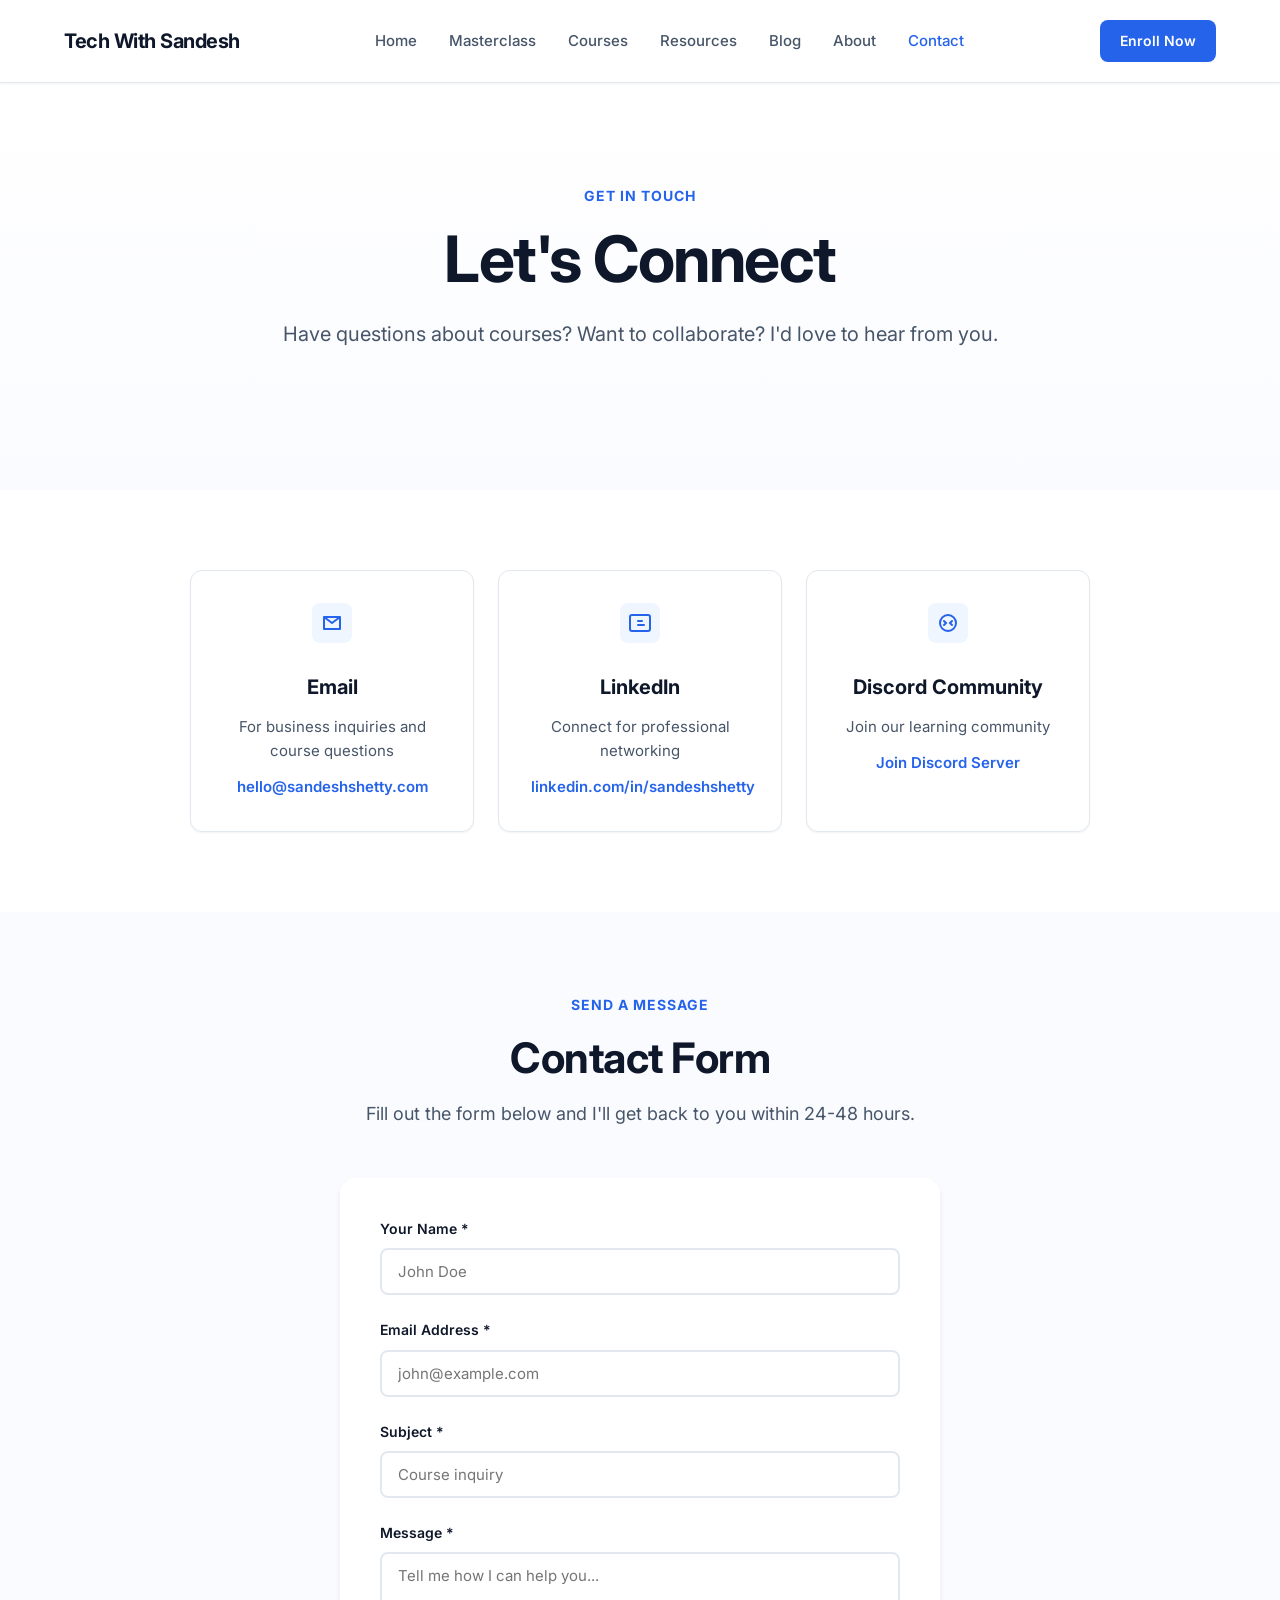
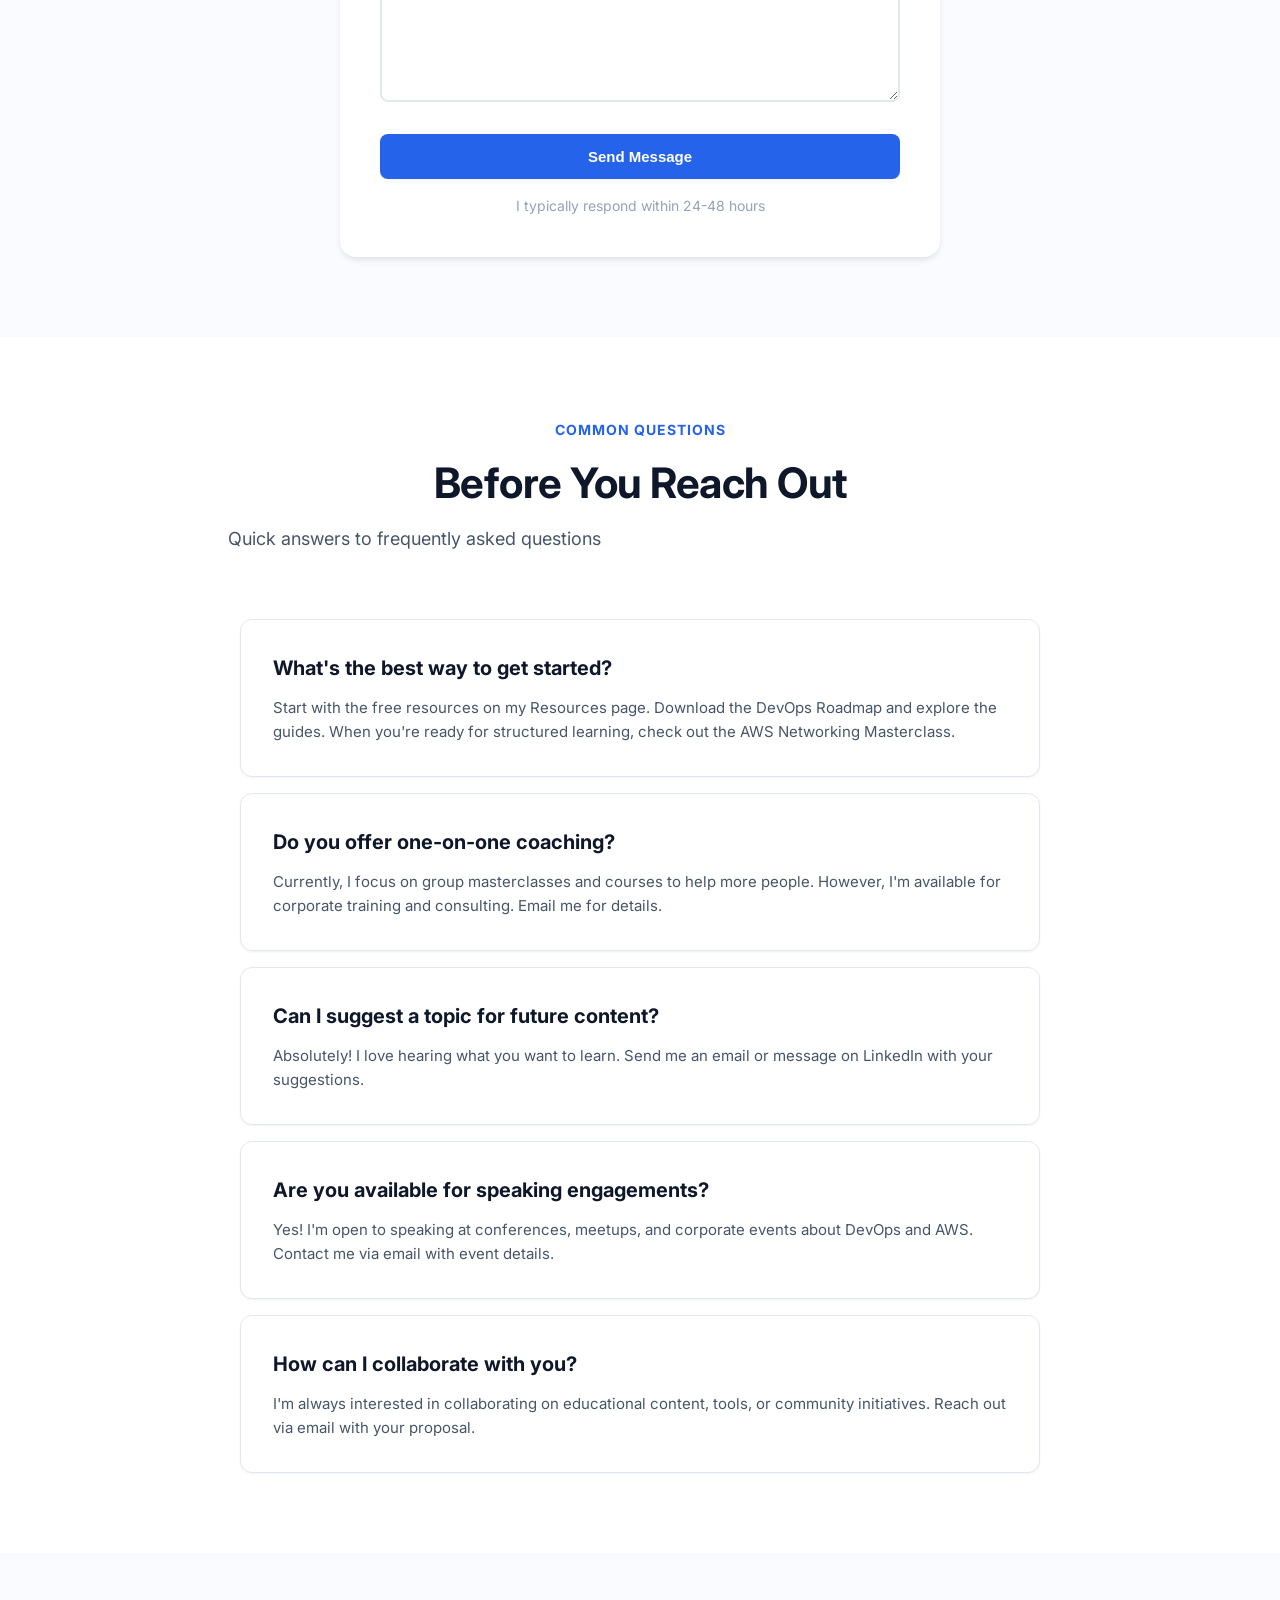
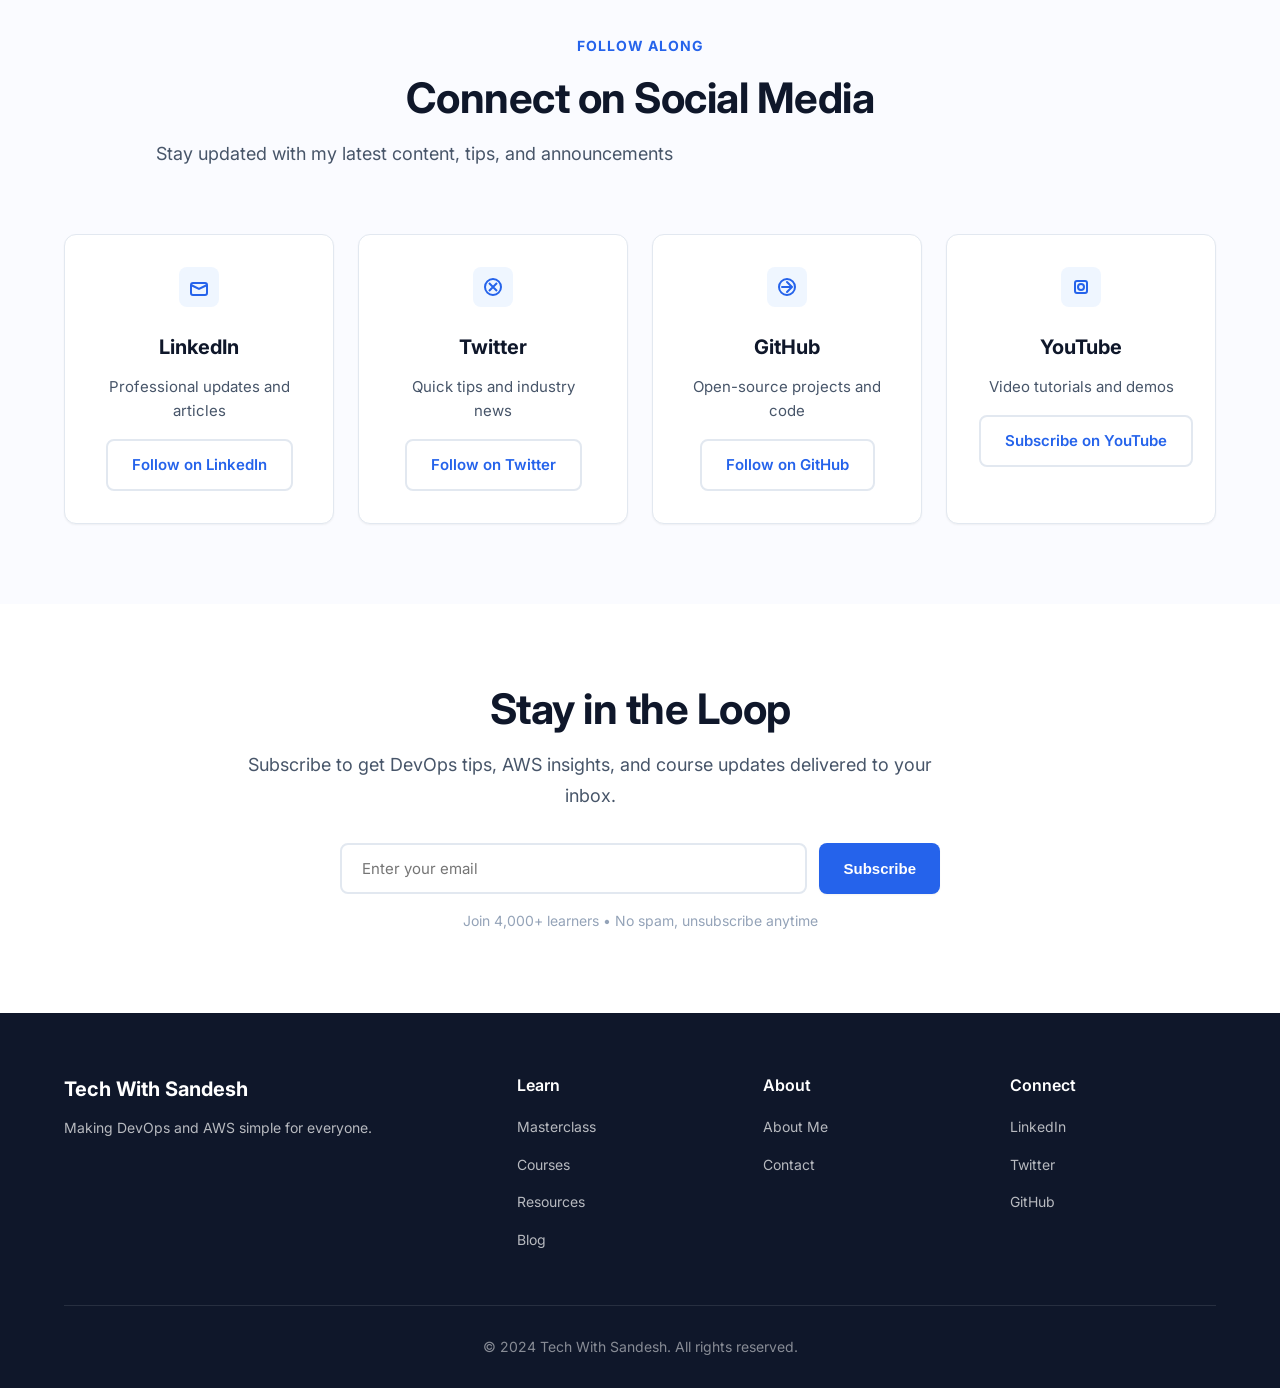
<file: contact.html>
<!DOCTYPE html>
<html lang="en">
<head>
    <meta charset="UTF-8">
    <meta name="viewport" content="width=device-width, initial-scale=1.0">
    <title>Contact - Tech With Sandesh</title>
    <link rel="stylesheet" href="styles.css">
    <link rel="preconnect" href="https://fonts.googleapis.com">
    <link rel="preconnect" href="https://fonts.gstatic.com" crossorigin>
    <link href="https://fonts.googleapis.com/css2?family=Inter:wght@300;400;500;600;700&display=swap" rel="stylesheet">
</head>
<body>
    <!-- Navigation -->
    <nav class="navbar">
        <div class="container">
            <div class="nav-content">
                <a href="index.html" class="logo">Tech With Sandesh</a>
                <ul class="nav-links">
                    <li><a href="index.html">Home</a></li>
                    <li><a href="masterclass.html">Masterclass</a></li>
                    <li><a href="course.html">Courses</a></li>
                    <li><a href="resources.html">Resources</a></li>
                    <li><a href="blog.html">Blog</a></li>
                    <li><a href="about.html">About</a></li>
                    <li><a href="contact.html" class="active">Contact</a></li>
                </ul>
                <a href="masterclass.html" class="btn btn-primary-sm">Enroll Now</a>
            </div>
        </div>
    </nav>

    <!-- Page Hero -->
    <section class="hero">
        <div class="container">
            <div class="hero-content">
                <span class="section-label">Get in Touch</span>
                <h1 class="hero-title">Let's Connect</h1>
                <p class="hero-subtitle">Have questions about courses? Want to collaborate? I'd love to hear from you.</p>
            </div>
        </div>
    </section>

    <!-- Contact Options -->
    <section style="background-color: var(--bg-white);">
        <div class="container">
            <div class="cards-grid" style="max-width: 900px; margin: 0 auto;">
                <div class="card" style="text-align: center;">
                    <div class="card-icon" style="margin: 0 auto 20px;">
                        <svg width="40" height="40" viewBox="0 0 40 40" fill="none" xmlns="http://www.w3.org/2000/svg">
                            <rect width="40" height="40" rx="8" fill="#EFF6FF"/>
                            <path d="M12 14L20 20L28 14M12 14V26H28V14M12 14H28" stroke="#2563EB" stroke-width="2" stroke-linecap="round" stroke-linejoin="round"/>
                        </svg>
                    </div>
                    <h3 class="card-title">Email</h3>
                    <p class="card-description">For business inquiries and course questions</p>
                    <a href="mailto:hello@sandeshshetty.com" class="btn btn-link" style="margin-top: 12px;">hello@sandeshshetty.com</a>
                </div>

                <div class="card" style="text-align: center;">
                    <div class="card-icon" style="margin: 0 auto 20px;">
                        <svg width="40" height="40" viewBox="0 0 40 40" fill="none" xmlns="http://www.w3.org/2000/svg">
                            <rect width="40" height="40" rx="8" fill="#EFF6FF"/>
                            <path d="M28 12H12C10.9 12 10 12.9 10 14V26C10 27.1 10.9 28 12 28H28C29.1 28 30 27.1 30 26V14C30 12.9 29.1 12 28 12Z" stroke="#2563EB" stroke-width="2"/>
                            <path d="M18 18H22M18 22H24" stroke="#2563EB" stroke-width="2" stroke-linecap="round"/>
                        </svg>
                    </div>
                    <h3 class="card-title">LinkedIn</h3>
                    <p class="card-description">Connect for professional networking</p>
                    <a href="#" target="_blank" class="btn btn-link" style="margin-top: 12px;">linkedin.com/in/sandeshshetty</a>
                </div>

                <div class="card" style="text-align: center;">
                    <div class="card-icon" style="margin: 0 auto 20px;">
                        <svg width="40" height="40" viewBox="0 0 40 40" fill="none" xmlns="http://www.w3.org/2000/svg">
                            <rect width="40" height="40" rx="8" fill="#EFF6FF"/>
                            <path d="M20 12C15.58 12 12 15.58 12 20C12 24.42 15.58 28 20 28C24.42 28 28 24.42 28 20C28 15.58 24.42 12 20 12Z" stroke="#2563EB" stroke-width="2"/>
                            <path d="M16 18L18 20L16 22M24 18L22 20L24 22" stroke="#2563EB" stroke-width="2" stroke-linecap="round"/>
                        </svg>
                    </div>
                    <h3 class="card-title">Discord Community</h3>
                    <p class="card-description">Join our learning community</p>
                    <a href="#" target="_blank" class="btn btn-link" style="margin-top: 12px;">Join Discord Server</a>
                </div>
            </div>
        </div>
    </section>

    <!-- Contact Form -->
    <section>
        <div class="container">
            <div class="contact-content">
                <div class="section-header" style="text-align: center; margin-bottom: 48px;">
                    <span class="section-label">Send a Message</span>
                    <h2 class="section-title">Contact Form</h2>
                    <p class="section-description">Fill out the form below and I'll get back to you within 24-48 hours.</p>
                </div>

                <form class="contact-form">
                    <div class="form-group">
                        <label for="name" class="form-label">Your Name *</label>
                        <input type="text" id="name" name="name" class="form-input" placeholder="John Doe" required>
                    </div>

                    <div class="form-group">
                        <label for="email" class="form-label">Email Address *</label>
                        <input type="email" id="email" name="email" class="form-input" placeholder="john@example.com" required>
                    </div>

                    <div class="form-group">
                        <label for="subject" class="form-label">Subject *</label>
                        <input type="text" id="subject" name="subject" class="form-input" placeholder="Course inquiry" required>
                    </div>

                    <div class="form-group">
                        <label for="message" class="form-label">Message *</label>
                        <textarea id="message" name="message" class="form-textarea" placeholder="Tell me how I can help you..." required></textarea>
                    </div>

                    <button type="submit" class="btn btn-primary" style="width: 100%; padding: 14px;">Send Message</button>

                    <p style="margin-top: 16px; text-align: center; color: var(--text-light); font-size: 14px;">
                        I typically respond within 24-48 hours
                    </p>
                </form>
            </div>
        </div>
    </section>

    <!-- FAQ Section -->
    <section style="background-color: var(--bg-white);">
        <div class="container">
            <div class="section-header">
                <span class="section-label">Common Questions</span>
                <h2 class="section-title">Before You Reach Out</h2>
                <p class="section-description">Quick answers to frequently asked questions</p>
            </div>

            <div style="max-width: 800px; margin: 0 auto;">
                <div class="card" style="margin-bottom: 16px;">
                    <h3 class="card-title">What's the best way to get started?</h3>
                    <p class="card-description">Start with the free resources on my Resources page. Download the DevOps Roadmap and explore the guides. When you're ready for structured learning, check out the AWS Networking Masterclass.</p>
                </div>

                <div class="card" style="margin-bottom: 16px;">
                    <h3 class="card-title">Do you offer one-on-one coaching?</h3>
                    <p class="card-description">Currently, I focus on group masterclasses and courses to help more people. However, I'm available for corporate training and consulting. Email me for details.</p>
                </div>

                <div class="card" style="margin-bottom: 16px;">
                    <h3 class="card-title">Can I suggest a topic for future content?</h3>
                    <p class="card-description">Absolutely! I love hearing what you want to learn. Send me an email or message on LinkedIn with your suggestions.</p>
                </div>

                <div class="card" style="margin-bottom: 16px;">
                    <h3 class="card-title">Are you available for speaking engagements?</h3>
                    <p class="card-description">Yes! I'm open to speaking at conferences, meetups, and corporate events about DevOps and AWS. Contact me via email with event details.</p>
                </div>

                <div class="card">
                    <h3 class="card-title">How can I collaborate with you?</h3>
                    <p class="card-description">I'm always interested in collaborating on educational content, tools, or community initiatives. Reach out via email with your proposal.</p>
                </div>
            </div>
        </div>
    </section>

    <!-- Social Links -->
    <section>
        <div class="container">
            <div class="section-header">
                <span class="section-label">Follow Along</span>
                <h2 class="section-title">Connect on Social Media</h2>
                <p class="section-description">Stay updated with my latest content, tips, and announcements</p>
            </div>

            <div class="cards-grid">
                <div class="card" style="text-align: center;">
                    <div class="card-icon" style="margin: 0 auto 16px;">
                        <svg width="40" height="40" viewBox="0 0 40 40" fill="none" xmlns="http://www.w3.org/2000/svg">
                            <rect width="40" height="40" rx="8" fill="#EFF6FF"/>
                            <rect x="12" y="16" width="16" height="12" rx="2" stroke="#2563EB" stroke-width="2"/>
                            <path d="M12 18L20 22L28 18" stroke="#2563EB" stroke-width="2"/>
                        </svg>
                    </div>
                    <h3 class="card-title">LinkedIn</h3>
                    <p class="card-description">Professional updates and articles</p>
                    <a href="#" target="_blank" class="btn btn-outline" style="margin-top: 16px;">Follow on LinkedIn</a>
                </div>

                <div class="card" style="text-align: center;">
                    <div class="card-icon" style="margin: 0 auto 16px;">
                        <svg width="40" height="40" viewBox="0 0 40 40" fill="none" xmlns="http://www.w3.org/2000/svg">
                            <rect width="40" height="40" rx="8" fill="#EFF6FF"/>
                            <path d="M20 12C15.58 12 12 15.58 12 20C12 24.42 15.58 28 20 28C24.42 28 28 24.42 28 20C28 15.58 24.42 12 20 12Z" stroke="#2563EB" stroke-width="2"/>
                            <path d="M24 16L16 24M16 16L24 24" stroke="#2563EB" stroke-width="2"/>
                        </svg>
                    </div>
                    <h3 class="card-title">Twitter</h3>
                    <p class="card-description">Quick tips and industry news</p>
                    <a href="#" target="_blank" class="btn btn-outline" style="margin-top: 16px;">Follow on Twitter</a>
                </div>

                <div class="card" style="text-align: center;">
                    <div class="card-icon" style="margin: 0 auto 16px;">
                        <svg width="40" height="40" viewBox="0 0 40 40" fill="none" xmlns="http://www.w3.org/2000/svg">
                            <rect width="40" height="40" rx="8" fill="#EFF6FF"/>
                            <path d="M20 12C15.58 12 12 15.58 12 20C12 24.42 15.58 28 20 28C24.42 28 28 24.42 28 20C28 15.58 24.42 12 20 12Z" stroke="#2563EB" stroke-width="2"/>
                            <path d="M15 20H25M20 15L25 20L20 25" stroke="#2563EB" stroke-width="2" stroke-linecap="round"/>
                        </svg>
                    </div>
                    <h3 class="card-title">GitHub</h3>
                    <p class="card-description">Open-source projects and code</p>
                    <a href="#" target="_blank" class="btn btn-outline" style="margin-top: 16px;">Follow on GitHub</a>
                </div>

                <div class="card" style="text-align: center;">
                    <div class="card-icon" style="margin: 0 auto 16px;">
                        <svg width="40" height="40" viewBox="0 0 40 40" fill="none" xmlns="http://www.w3.org/2000/svg">
                            <rect width="40" height="40" rx="8" fill="#EFF6FF"/>
                            <rect x="14" y="14" width="12" height="12" rx="2" stroke="#2563EB" stroke-width="2"/>
                            <circle cx="20" cy="20" r="3" stroke="#2563EB" stroke-width="2"/>
                        </svg>
                    </div>
                    <h3 class="card-title">YouTube</h3>
                    <p class="card-description">Video tutorials and demos</p>
                    <a href="#" target="_blank" class="btn btn-outline" style="margin-top: 16px;">Subscribe on YouTube</a>
                </div>
            </div>
        </div>
    </section>

    <!-- Newsletter CTA -->
    <section style="background-color: var(--bg-white);">
        <div class="container">
            <div class="newsletter-content">
                <div class="newsletter-text">
                    <h2 class="section-title">Stay in the Loop</h2>
                    <p class="section-description">Subscribe to get DevOps tips, AWS insights, and course updates delivered to your inbox.</p>
                </div>
                <form class="newsletter-form">
                    <input type="email" placeholder="Enter your email" class="input-field" required>
                    <button type="submit" class="btn btn-primary">Subscribe</button>
                </form>
                <p style="margin-top: 16px; color: var(--text-light); font-size: 14px; text-align: center;">
                    Join 4,000+ learners • No spam, unsubscribe anytime
                </p>
            </div>
        </div>
    </section>

    <!-- Footer -->
    <footer class="footer">
        <div class="container">
            <div class="footer-content">
                <div class="footer-section">
                    <h3 class="footer-title">Tech With Sandesh</h3>
                    <p class="footer-description">Making DevOps and AWS simple for everyone.</p>
                </div>
                <div class="footer-section">
                    <h4 class="footer-heading">Learn</h4>
                    <ul class="footer-links">
                        <li><a href="masterclass.html">Masterclass</a></li>
                        <li><a href="course.html">Courses</a></li>
                        <li><a href="resources.html">Resources</a></li>
                        <li><a href="blog.html">Blog</a></li>
                    </ul>
                </div>
                <div class="footer-section">
                    <h4 class="footer-heading">About</h4>
                    <ul class="footer-links">
                        <li><a href="about.html">About Me</a></li>
                        <li><a href="contact.html">Contact</a></li>
                    </ul>
                </div>
                <div class="footer-section">
                    <h4 class="footer-heading">Connect</h4>
                    <ul class="footer-links">
                        <li><a href="#" target="_blank">LinkedIn</a></li>
                        <li><a href="#" target="_blank">Twitter</a></li>
                        <li><a href="#" target="_blank">GitHub</a></li>
                    </ul>
                </div>
            </div>
            <div class="footer-bottom">
                <p>&copy; 2024 Tech With Sandesh. All rights reserved.</p>
            </div>
        </div>
    </footer>
</body>
</html>
</file>
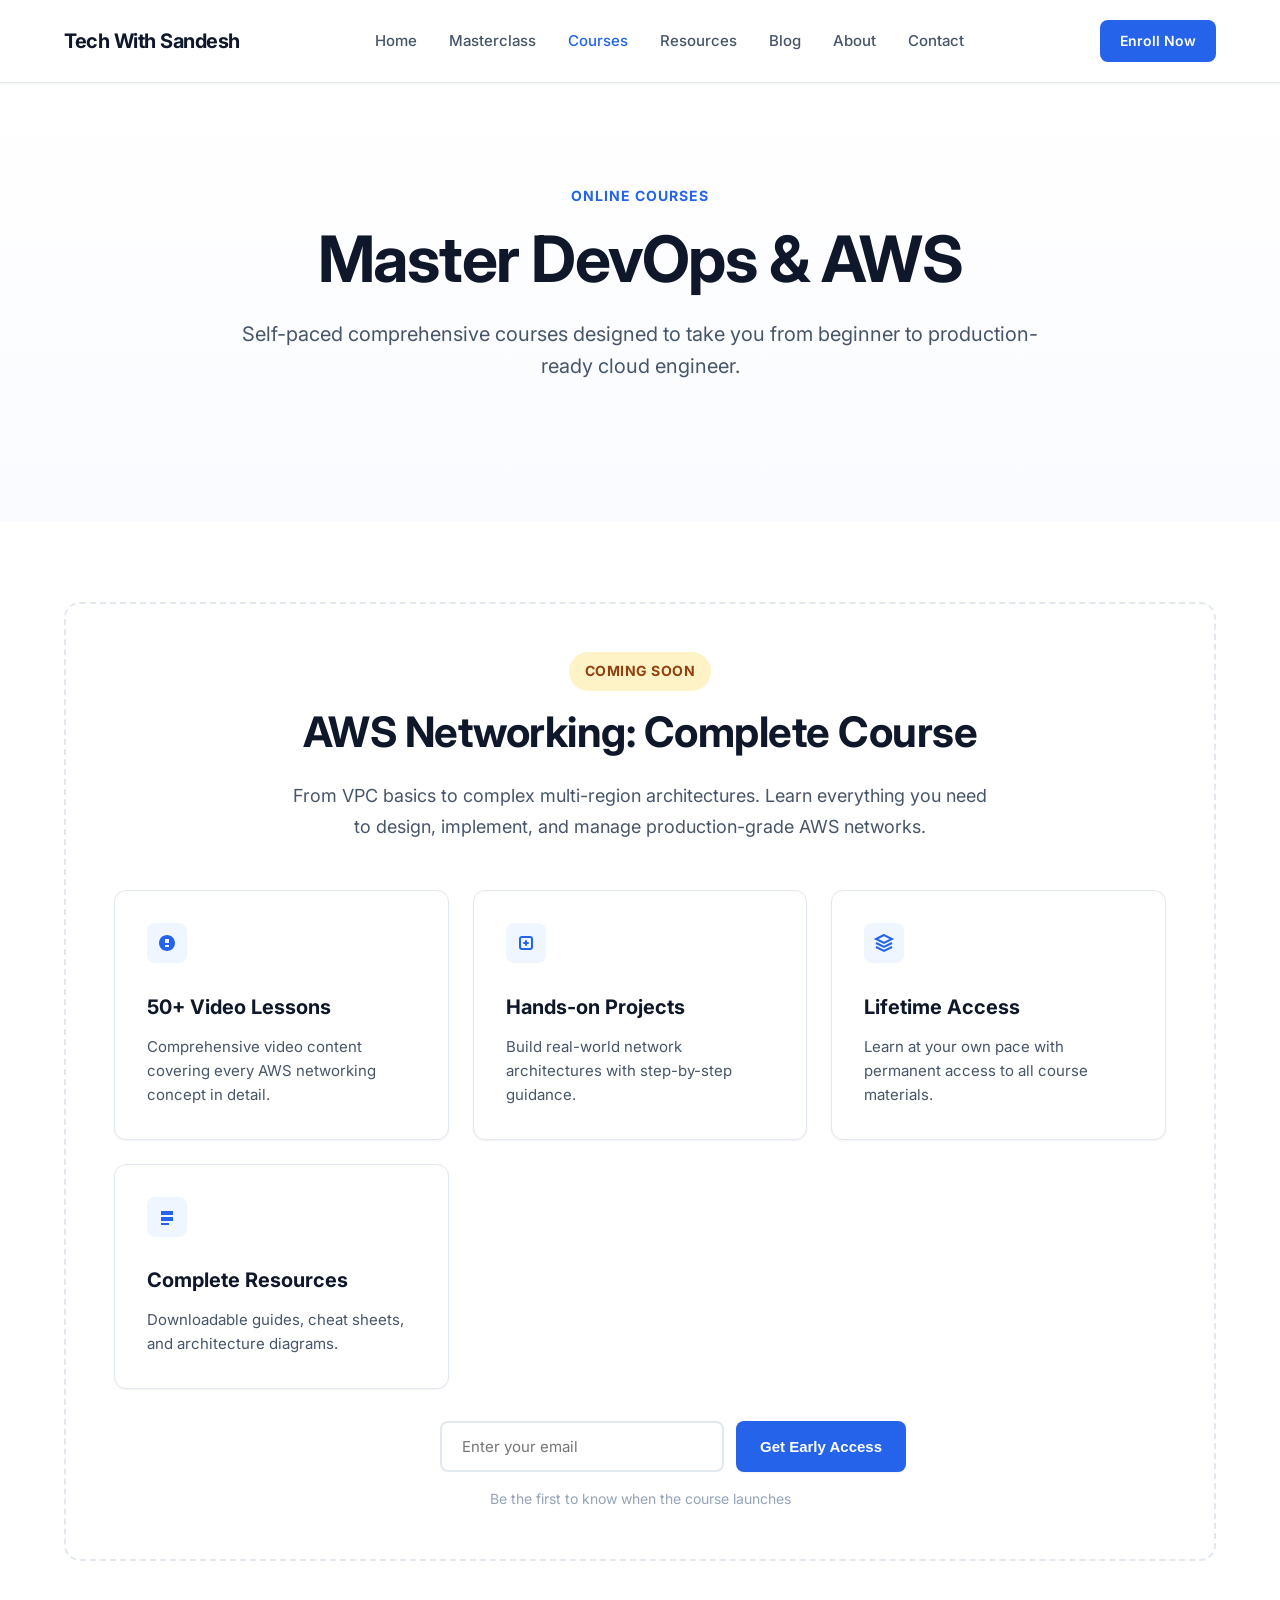
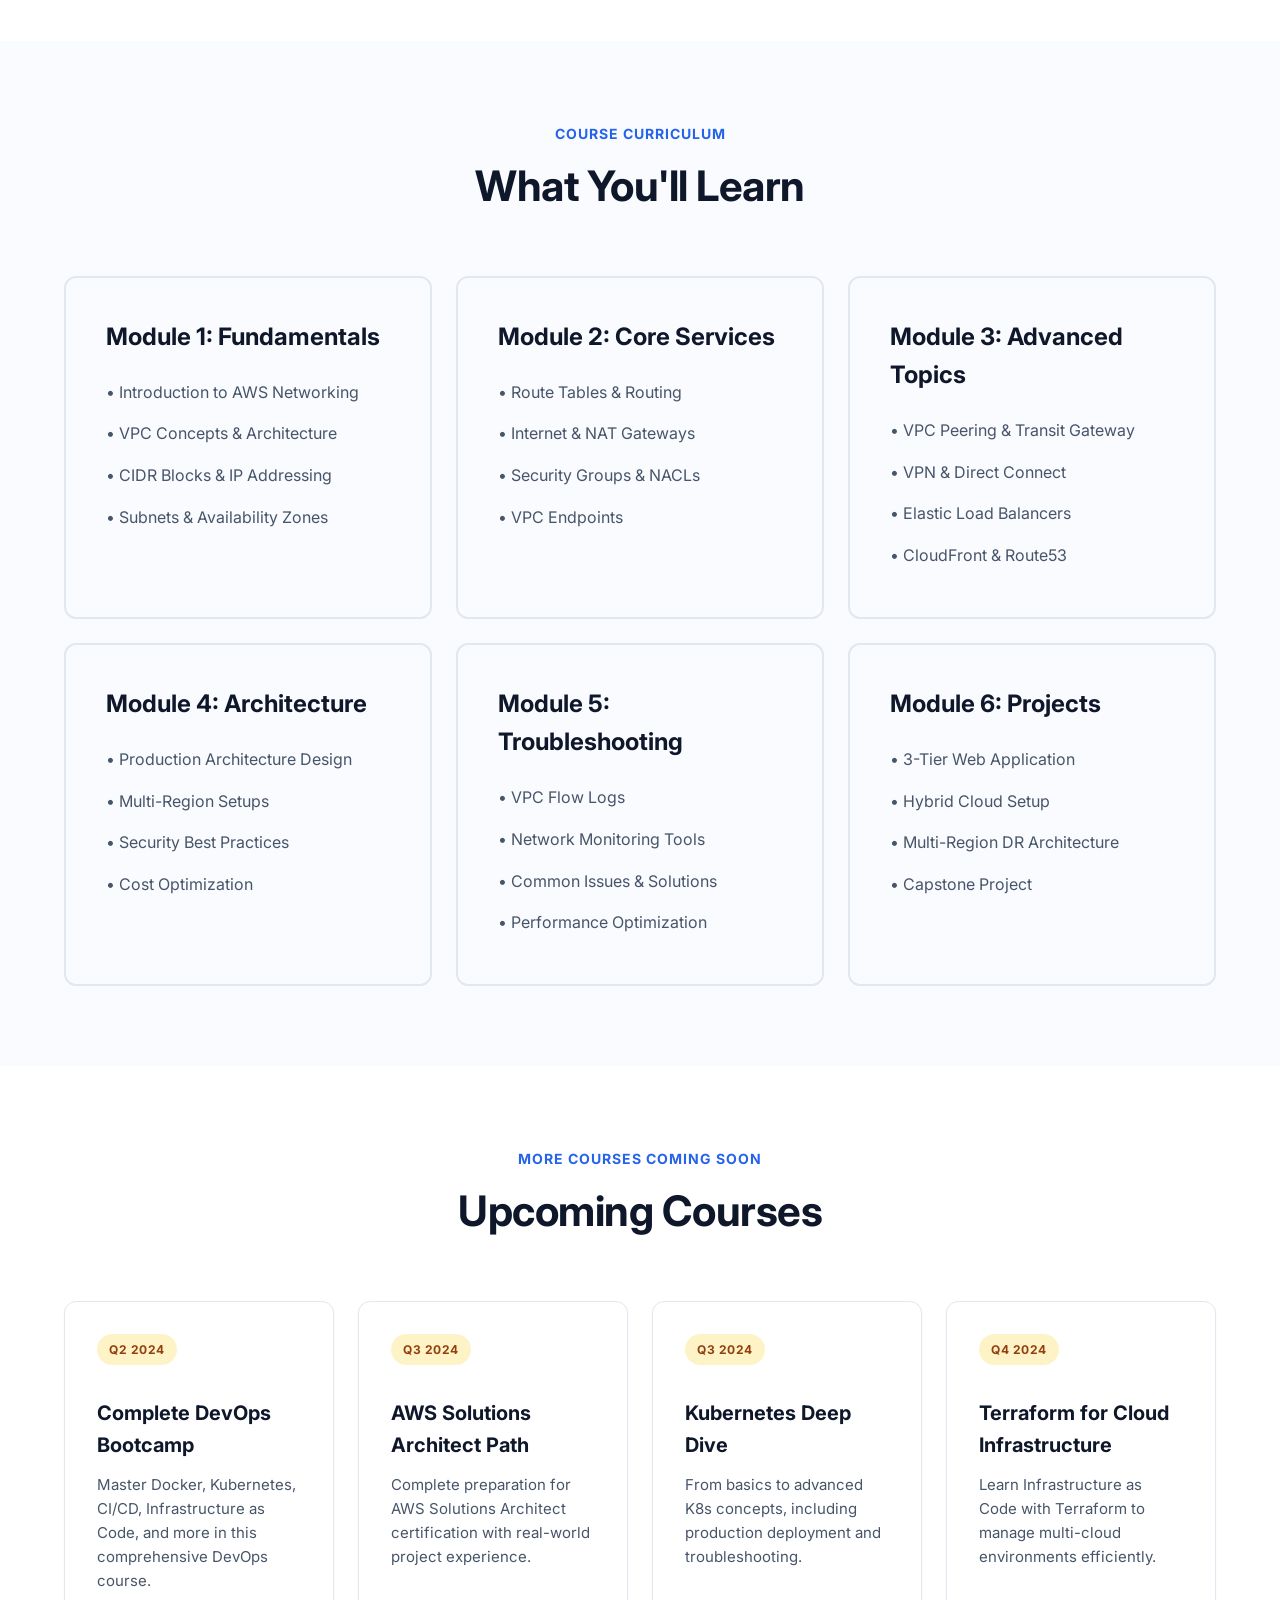
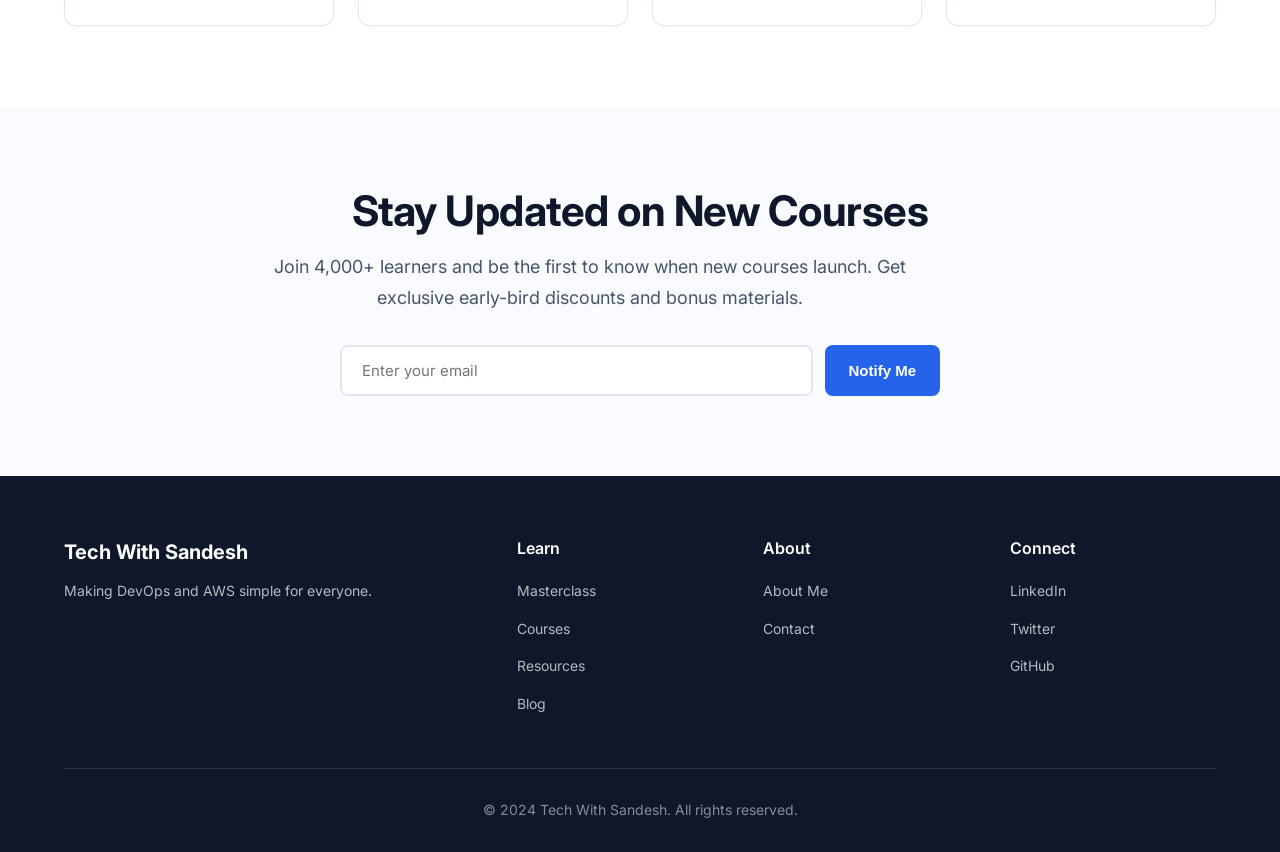
<file: course.html>
<!DOCTYPE html>
<html lang="en">
<head>
    <meta charset="UTF-8">
    <meta name="viewport" content="width=device-width, initial-scale=1.0">
    <title>Courses - Tech With Sandesh</title>
    <link rel="stylesheet" href="styles.css">
    <link rel="preconnect" href="https://fonts.googleapis.com">
    <link rel="preconnect" href="https://fonts.gstatic.com" crossorigin>
    <link href="https://fonts.googleapis.com/css2?family=Inter:wght@300;400;500;600;700&display=swap" rel="stylesheet">
</head>
<body>
    <!-- Navigation -->
    <nav class="navbar">
        <div class="container">
            <div class="nav-content">
                <a href="index.html" class="logo">Tech With Sandesh</a>
                <ul class="nav-links">
                    <li><a href="index.html">Home</a></li>
                    <li><a href="masterclass.html">Masterclass</a></li>
                    <li><a href="course.html" class="active">Courses</a></li>
                    <li><a href="resources.html">Resources</a></li>
                    <li><a href="blog.html">Blog</a></li>
                    <li><a href="about.html">About</a></li>
                    <li><a href="contact.html">Contact</a></li>
                </ul>
                <a href="masterclass.html" class="btn btn-primary-sm">Enroll Now</a>
            </div>
        </div>
    </nav>

    <!-- Page Hero -->
    <section class="hero">
        <div class="container">
            <div class="hero-content">
                <span class="section-label">Online Courses</span>
                <h1 class="hero-title">Master DevOps & AWS</h1>
                <p class="hero-subtitle">Self-paced comprehensive courses designed to take you from beginner to production-ready cloud engineer.</p>
            </div>
        </div>
    </section>

    <!-- Coming Soon Course -->
    <section style="background-color: var(--bg-white);">
        <div class="container">
            <div class="course-preview">
                <span class="coming-soon">Coming Soon</span>
                <h2 class="section-title">AWS Networking: Complete Course</h2>
                <p class="section-description" style="margin: 24px auto;">From VPC basics to complex multi-region architectures. Learn everything you need to design, implement, and manage production-grade AWS networks.</p>
                
                <div class="cards-grid" style="margin-top: 48px; text-align: left;">
                    <div class="card">
                        <div class="card-icon">
                            <svg width="40" height="40" viewBox="0 0 40 40" fill="none" xmlns="http://www.w3.org/2000/svg">
                                <rect width="40" height="40" rx="8" fill="#EFF6FF"/>
                                <path d="M20 12C15.58 12 12 15.58 12 20C12 24.42 15.58 28 20 28C24.42 28 28 24.42 28 20C28 15.58 24.42 12 20 12ZM22 24H18V22H22V24ZM22 20H18V16H22V20Z" fill="#2563EB"/>
                            </svg>
                        </div>
                        <h3 class="card-title">50+ Video Lessons</h3>
                        <p class="card-description">Comprehensive video content covering every AWS networking concept in detail.</p>
                    </div>
                    <div class="card">
                        <div class="card-icon">
                            <svg width="40" height="40" viewBox="0 0 40 40" fill="none" xmlns="http://www.w3.org/2000/svg">
                                <rect width="40" height="40" rx="8" fill="#EFF6FF"/>
                                <path d="M16 14H24C25.1 14 26 14.9 26 16V24C26 25.1 25.1 26 24 26H16C14.9 26 14 25.1 14 24V16C14 14.9 14.9 14 16 14Z" stroke="#2563EB" stroke-width="2"/>
                                <path d="M20 18V22M18 20H22" stroke="#2563EB" stroke-width="2" stroke-linecap="round"/>
                            </svg>
                        </div>
                        <h3 class="card-title">Hands-on Projects</h3>
                        <p class="card-description">Build real-world network architectures with step-by-step guidance.</p>
                    </div>
                    <div class="card">
                        <div class="card-icon">
                            <svg width="40" height="40" viewBox="0 0 40 40" fill="none" xmlns="http://www.w3.org/2000/svg">
                                <rect width="40" height="40" rx="8" fill="#EFF6FF"/>
                                <path d="M20 12L12 16L20 20L28 16L20 12Z" stroke="#2563EB" stroke-width="2"/>
                                <path d="M12 20L20 24L28 20M12 24L20 28L28 24" stroke="#2563EB" stroke-width="2"/>
                            </svg>
                        </div>
                        <h3 class="card-title">Lifetime Access</h3>
                        <p class="card-description">Learn at your own pace with permanent access to all course materials.</p>
                    </div>
                    <div class="card">
                        <div class="card-icon">
                            <svg width="40" height="40" viewBox="0 0 40 40" fill="none" xmlns="http://www.w3.org/2000/svg">
                                <rect width="40" height="40" rx="8" fill="#EFF6FF"/>
                                <path d="M14 14H26V18H14V14ZM14 20H26V24H14V20ZM14 26H22V28H14V26Z" fill="#2563EB"/>
                            </svg>
                        </div>
                        <h3 class="card-title">Complete Resources</h3>
                        <p class="card-description">Downloadable guides, cheat sheets, and architecture diagrams.</p>
                    </div>
                </div>

                <div class="early-access-form">
                    <input type="email" placeholder="Enter your email" class="input-field" style="margin: 0;">
                    <button class="btn btn-primary">Get Early Access</button>
                </div>
                <p style="margin-top: 16px; color: var(--text-light); font-size: 14px;">
                    Be the first to know when the course launches
                </p>
            </div>
        </div>
    </section>

    <!-- What's Included -->
    <section>
        <div class="container">
            <div class="section-header">
                <span class="section-label">Course Curriculum</span>
                <h2 class="section-title">What You'll Learn</h2>
            </div>

            <div class="content-grid">
                <div class="content-card">
                    <h3 class="content-title">Module 1: Fundamentals</h3>
                    <ul style="list-style: none; padding: 0; margin-top: 16px;">
                        <li style="padding: 8px 0; color: var(--text-secondary);">• Introduction to AWS Networking</li>
                        <li style="padding: 8px 0; color: var(--text-secondary);">• VPC Concepts & Architecture</li>
                        <li style="padding: 8px 0; color: var(--text-secondary);">• CIDR Blocks & IP Addressing</li>
                        <li style="padding: 8px 0; color: var(--text-secondary);">• Subnets & Availability Zones</li>
                    </ul>
                </div>
                <div class="content-card">
                    <h3 class="content-title">Module 2: Core Services</h3>
                    <ul style="list-style: none; padding: 0; margin-top: 16px;">
                        <li style="padding: 8px 0; color: var(--text-secondary);">• Route Tables & Routing</li>
                        <li style="padding: 8px 0; color: var(--text-secondary);">• Internet & NAT Gateways</li>
                        <li style="padding: 8px 0; color: var(--text-secondary);">• Security Groups & NACLs</li>
                        <li style="padding: 8px 0; color: var(--text-secondary);">• VPC Endpoints</li>
                    </ul>
                </div>
                <div class="content-card">
                    <h3 class="content-title">Module 3: Advanced Topics</h3>
                    <ul style="list-style: none; padding: 0; margin-top: 16px;">
                        <li style="padding: 8px 0; color: var(--text-secondary);">• VPC Peering & Transit Gateway</li>
                        <li style="padding: 8px 0; color: var(--text-secondary);">• VPN & Direct Connect</li>
                        <li style="padding: 8px 0; color: var(--text-secondary);">• Elastic Load Balancers</li>
                        <li style="padding: 8px 0; color: var(--text-secondary);">• CloudFront & Route53</li>
                    </ul>
                </div>
                <div class="content-card">
                    <h3 class="content-title">Module 4: Architecture</h3>
                    <ul style="list-style: none; padding: 0; margin-top: 16px;">
                        <li style="padding: 8px 0; color: var(--text-secondary);">• Production Architecture Design</li>
                        <li style="padding: 8px 0; color: var(--text-secondary);">• Multi-Region Setups</li>
                        <li style="padding: 8px 0; color: var(--text-secondary);">• Security Best Practices</li>
                        <li style="padding: 8px 0; color: var(--text-secondary);">• Cost Optimization</li>
                    </ul>
                </div>
                <div class="content-card">
                    <h3 class="content-title">Module 5: Troubleshooting</h3>
                    <ul style="list-style: none; padding: 0; margin-top: 16px;">
                        <li style="padding: 8px 0; color: var(--text-secondary);">• VPC Flow Logs</li>
                        <li style="padding: 8px 0; color: var(--text-secondary);">• Network Monitoring Tools</li>
                        <li style="padding: 8px 0; color: var(--text-secondary);">• Common Issues & Solutions</li>
                        <li style="padding: 8px 0; color: var(--text-secondary);">• Performance Optimization</li>
                    </ul>
                </div>
                <div class="content-card">
                    <h3 class="content-title">Module 6: Projects</h3>
                    <ul style="list-style: none; padding: 0; margin-top: 16px;">
                        <li style="padding: 8px 0; color: var(--text-secondary);">• 3-Tier Web Application</li>
                        <li style="padding: 8px 0; color: var(--text-secondary);">• Hybrid Cloud Setup</li>
                        <li style="padding: 8px 0; color: var(--text-secondary);">• Multi-Region DR Architecture</li>
                        <li style="padding: 8px 0; color: var(--text-secondary);">• Capstone Project</li>
                    </ul>
                </div>
            </div>
        </div>
    </section>

    <!-- Other Upcoming Courses -->
    <section style="background-color: var(--bg-white);">
        <div class="container">
            <div class="section-header">
                <span class="section-label">More Courses Coming Soon</span>
                <h2 class="section-title">Upcoming Courses</h2>
            </div>

            <div class="cards-grid">
                <div class="card">
                    <span class="coming-soon" style="font-size: 12px; padding: 6px 12px;">Q2 2024</span>
                    <h3 class="card-title" style="margin-top: 16px;">Complete DevOps Bootcamp</h3>
                    <p class="card-description">Master Docker, Kubernetes, CI/CD, Infrastructure as Code, and more in this comprehensive DevOps course.</p>
                </div>
                <div class="card">
                    <span class="coming-soon" style="font-size: 12px; padding: 6px 12px;">Q3 2024</span>
                    <h3 class="card-title" style="margin-top: 16px;">AWS Solutions Architect Path</h3>
                    <p class="card-description">Complete preparation for AWS Solutions Architect certification with real-world project experience.</p>
                </div>
                <div class="card">
                    <span class="coming-soon" style="font-size: 12px; padding: 6px 12px;">Q3 2024</span>
                    <h3 class="card-title" style="margin-top: 16px;">Kubernetes Deep Dive</h3>
                    <p class="card-description">From basics to advanced K8s concepts, including production deployment and troubleshooting.</p>
                </div>
                <div class="card">
                    <span class="coming-soon" style="font-size: 12px; padding: 6px 12px;">Q4 2024</span>
                    <h3 class="card-title" style="margin-top: 16px;">Terraform for Cloud Infrastructure</h3>
                    <p class="card-description">Learn Infrastructure as Code with Terraform to manage multi-cloud environments efficiently.</p>
                </div>
            </div>
        </div>
    </section>

    <!-- CTA Section -->
    <section>
        <div class="container">
            <div class="newsletter-content">
                <div class="newsletter-text">
                    <h2 class="section-title">Stay Updated on New Courses</h2>
                    <p class="section-description">Join 4,000+ learners and be the first to know when new courses launch. Get exclusive early-bird discounts and bonus materials.</p>
                </div>
                <form class="newsletter-form">
                    <input type="email" placeholder="Enter your email" class="input-field" required>
                    <button type="submit" class="btn btn-primary">Notify Me</button>
                </form>
            </div>
        </div>
    </section>

    <!-- Footer -->
    <footer class="footer">
        <div class="container">
            <div class="footer-content">
                <div class="footer-section">
                    <h3 class="footer-title">Tech With Sandesh</h3>
                    <p class="footer-description">Making DevOps and AWS simple for everyone.</p>
                </div>
                <div class="footer-section">
                    <h4 class="footer-heading">Learn</h4>
                    <ul class="footer-links">
                        <li><a href="masterclass.html">Masterclass</a></li>
                        <li><a href="course.html">Courses</a></li>
                        <li><a href="resources.html">Resources</a></li>
                        <li><a href="blog.html">Blog</a></li>
                    </ul>
                </div>
                <div class="footer-section">
                    <h4 class="footer-heading">About</h4>
                    <ul class="footer-links">
                        <li><a href="about.html">About Me</a></li>
                        <li><a href="contact.html">Contact</a></li>
                    </ul>
                </div>
                <div class="footer-section">
                    <h4 class="footer-heading">Connect</h4>
                    <ul class="footer-links">
                        <li><a href="#" target="_blank">LinkedIn</a></li>
                        <li><a href="#" target="_blank">Twitter</a></li>
                        <li><a href="#" target="_blank">GitHub</a></li>
                    </ul>
                </div>
            </div>
            <div class="footer-bottom">
                <p>&copy; 2024 Tech With Sandesh. All rights reserved.</p>
            </div>
        </div>
    </footer>
</body>
</html>
</file>
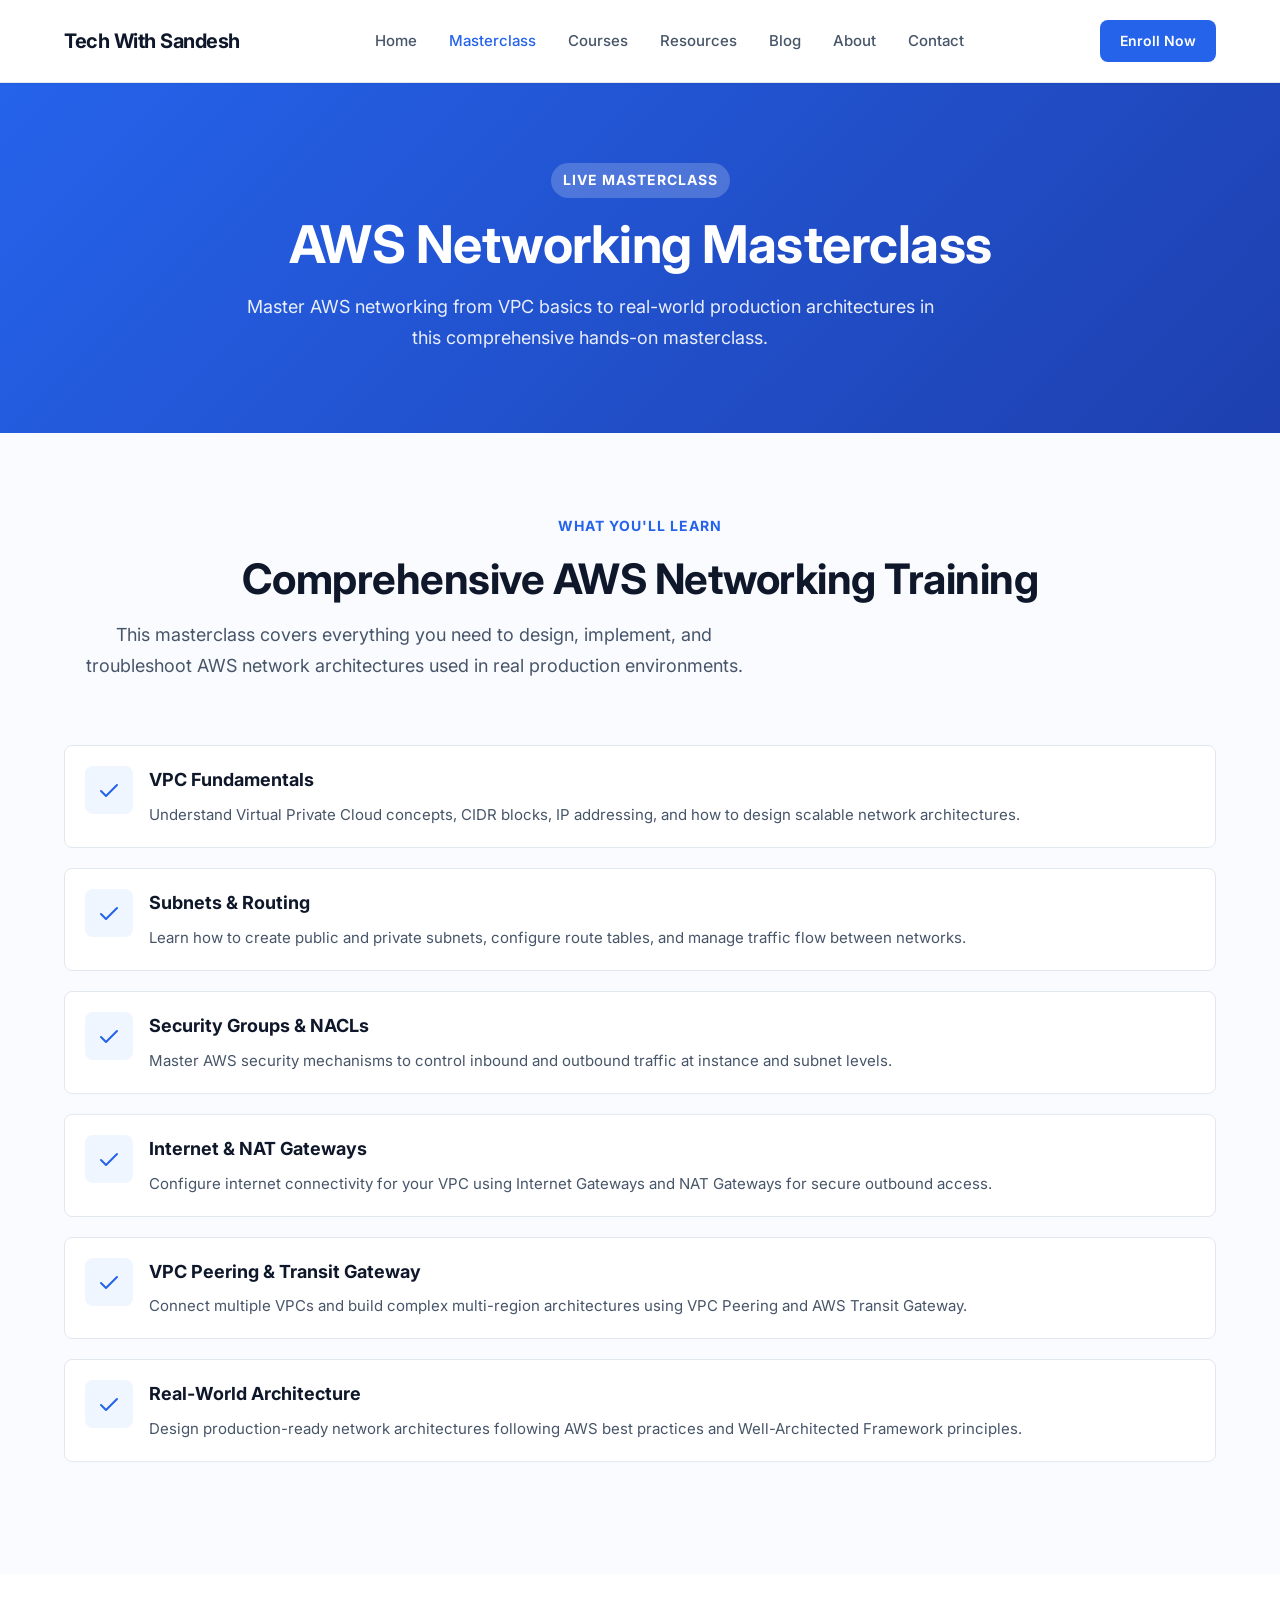
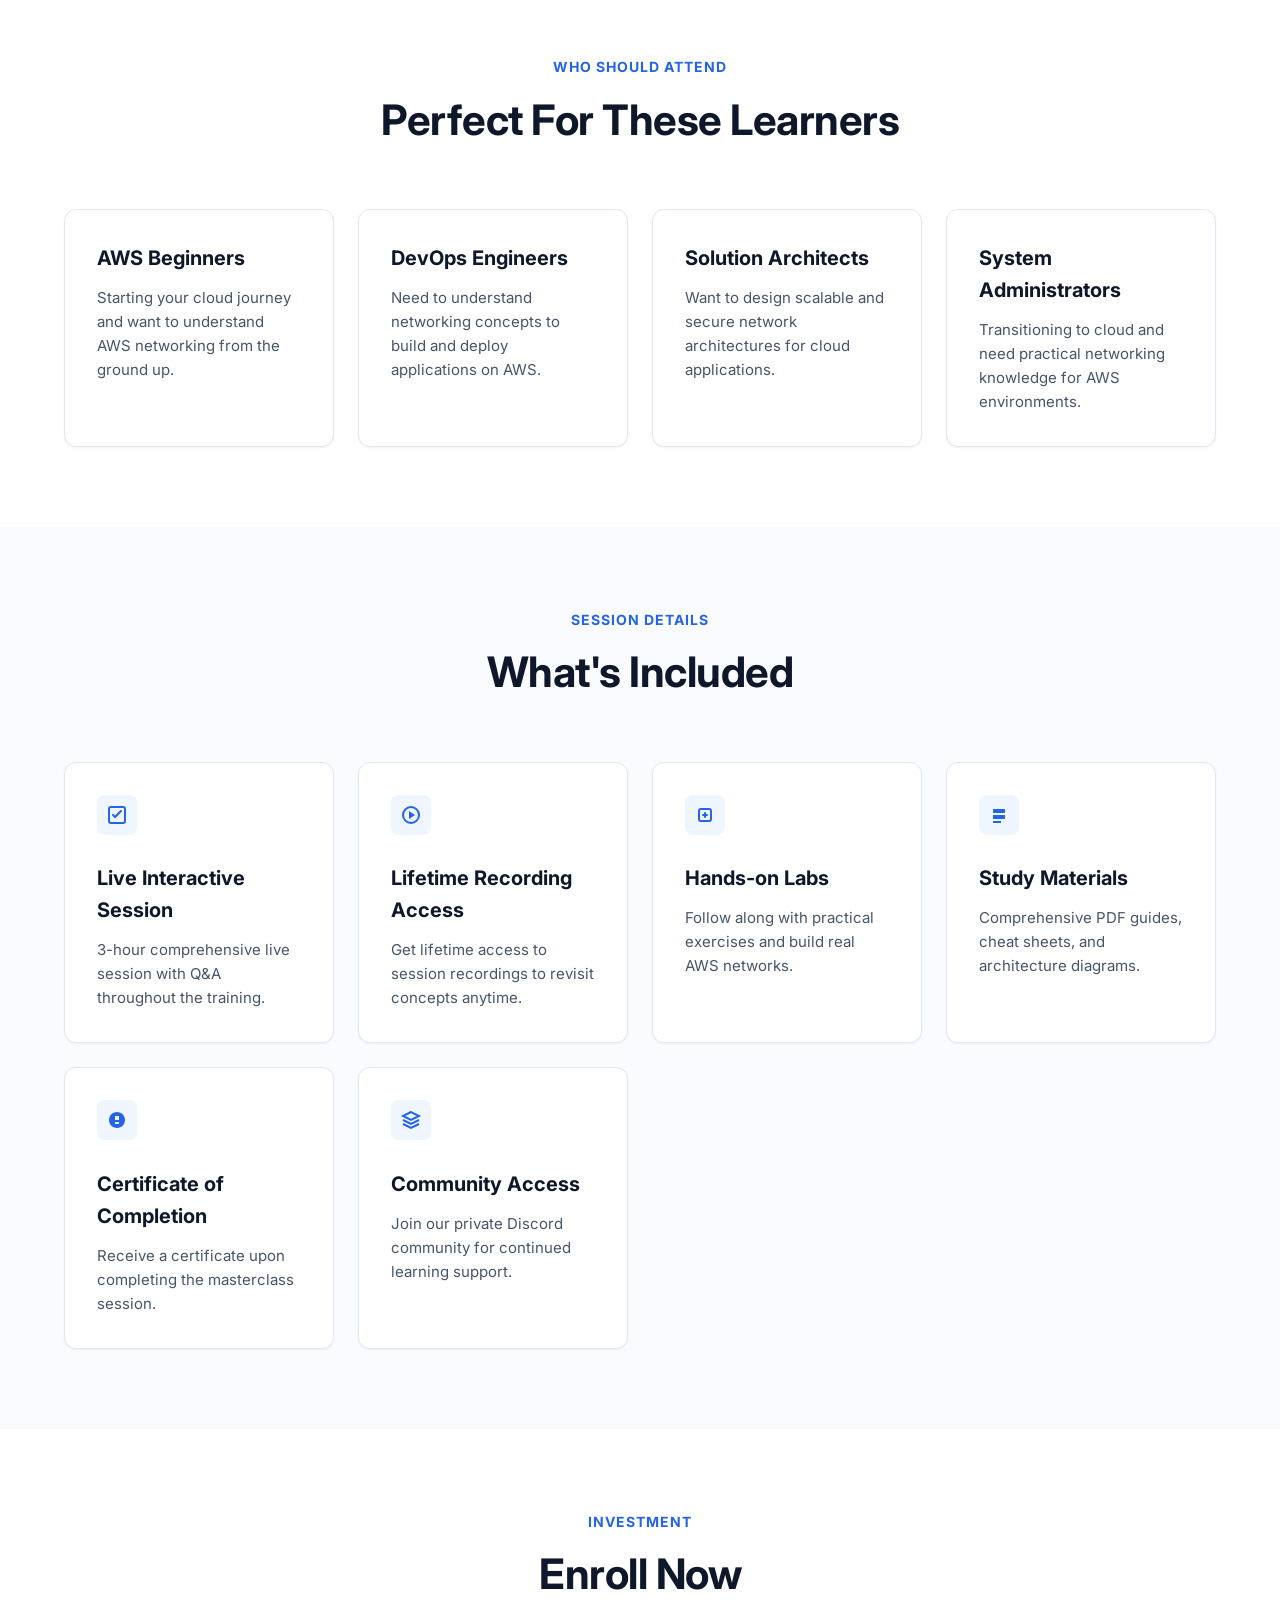
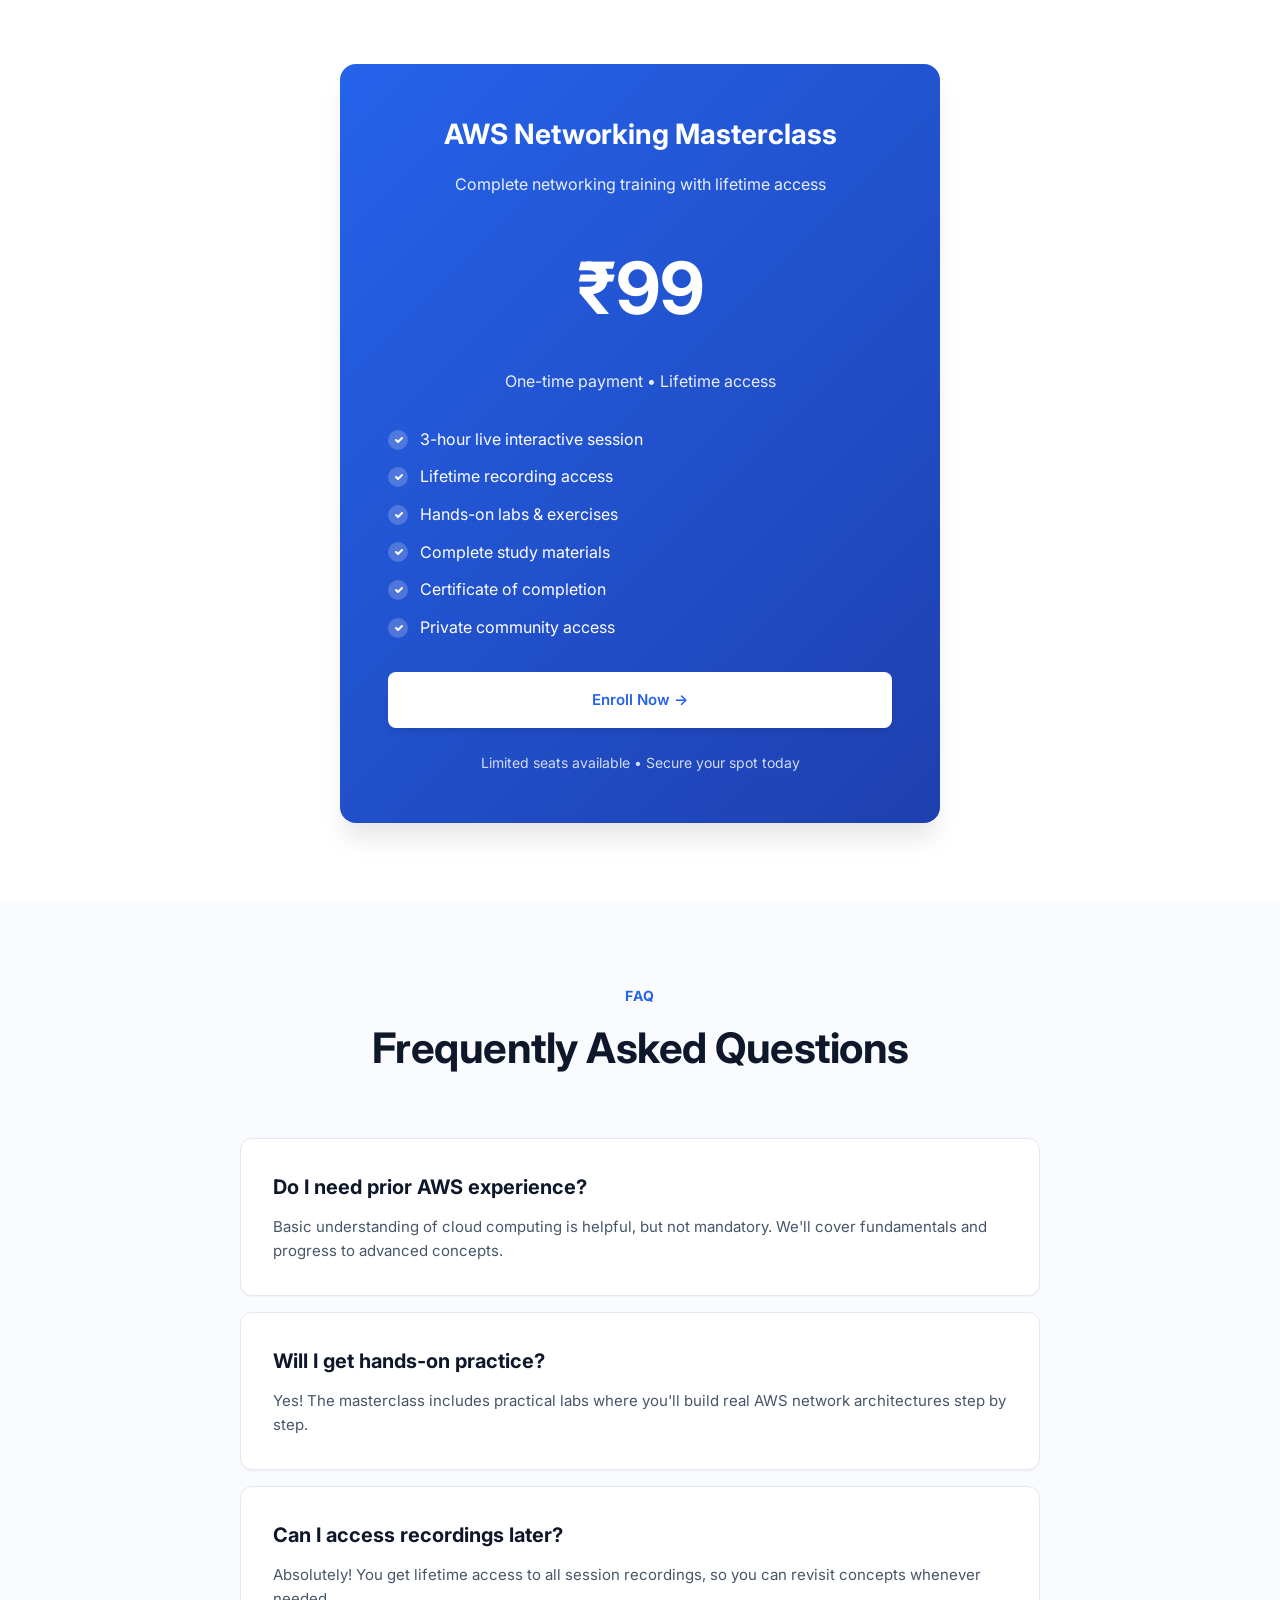
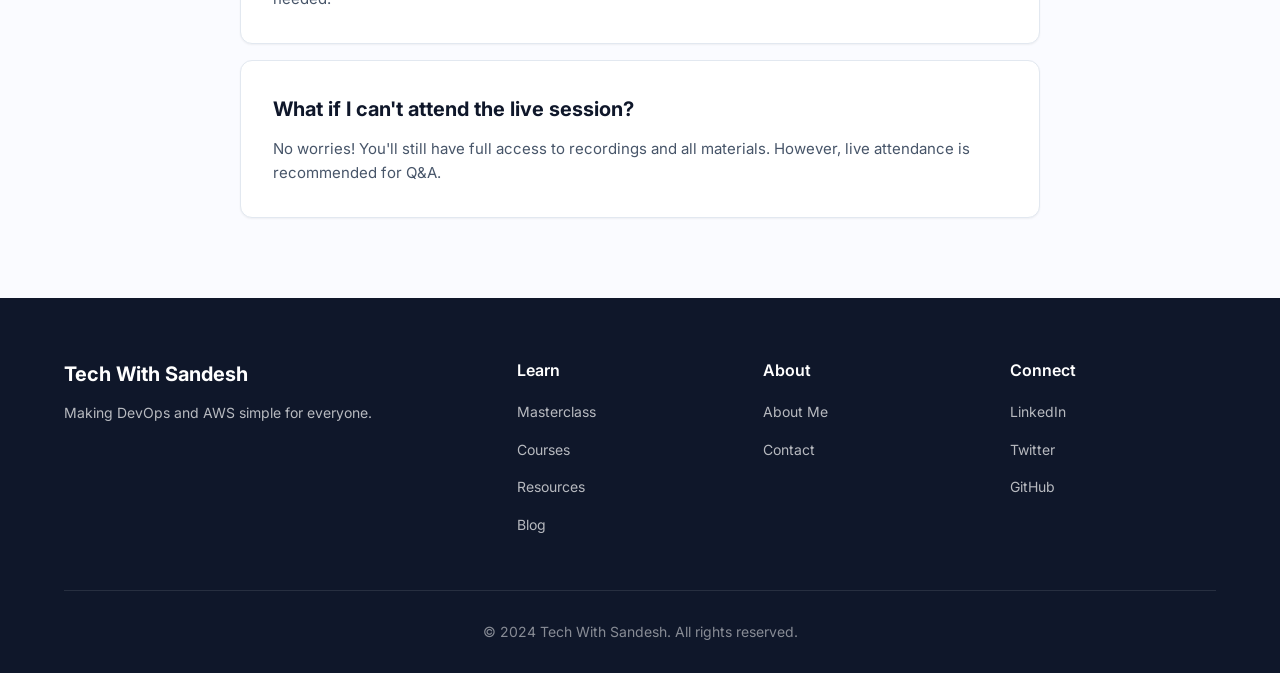
<file: masterclass.html>
<!DOCTYPE html>
<html lang="en">
<head>
    <meta charset="UTF-8">
    <meta name="viewport" content="width=device-width, initial-scale=1.0">
    <title>AWS Networking Masterclass - Tech With Sandesh</title>
    <link rel="stylesheet" href="styles.css">
    <link rel="preconnect" href="https://fonts.googleapis.com">
    <link rel="preconnect" href="https://fonts.gstatic.com" crossorigin>
    <link href="https://fonts.googleapis.com/css2?family=Inter:wght@300;400;500;600;700&display=swap" rel="stylesheet">
</head>
<body>
    <!-- Navigation -->
    <nav class="navbar">
        <div class="container">
            <div class="nav-content">
                <a href="index.html" class="logo">Tech With Sandesh</a>
                <ul class="nav-links">
                    <li><a href="index.html">Home</a></li>
                    <li><a href="masterclass.html" class="active">Masterclass</a></li>
                    <li><a href="course.html">Courses</a></li>
                    <li><a href="resources.html">Resources</a></li>
                    <li><a href="blog.html">Blog</a></li>
                    <li><a href="about.html">About</a></li>
                    <li><a href="contact.html">Contact</a></li>
                </ul>
                <a href="#enroll" class="btn btn-primary-sm">Enroll Now</a>
            </div>
        </div>
    </nav>

    <!-- Page Hero -->
    <section class="page-hero">
        <div class="container">
            <div class="page-hero-content">
                <span class="section-label light">Live Masterclass</span>
                <h1 class="section-title">AWS Networking Masterclass</h1>
                <p class="section-description light">Master AWS networking from VPC basics to real-world production architectures in this comprehensive hands-on masterclass.</p>
            </div>
        </div>
    </section>

    <!-- Overview -->
    <section>
        <div class="container">
            <div class="section-header">
                <span class="section-label">What You'll Learn</span>
                <h2 class="section-title">Comprehensive AWS Networking Training</h2>
                <p class="section-description">This masterclass covers everything you need to design, implement, and troubleshoot AWS network architectures used in real production environments.</p>
            </div>

            <ul class="features-list">
                <li>
                    <div class="feature-icon">
                        <svg width="24" height="24" viewBox="0 0 24 24" fill="none" xmlns="http://www.w3.org/2000/svg">
                            <path d="M20 7L9 18L4 13" stroke="#2563EB" stroke-width="2" stroke-linecap="round" stroke-linejoin="round"/>
                        </svg>
                    </div>
                    <div class="feature-content">
                        <h3>VPC Fundamentals</h3>
                        <p>Understand Virtual Private Cloud concepts, CIDR blocks, IP addressing, and how to design scalable network architectures.</p>
                    </div>
                </li>
                <li>
                    <div class="feature-icon">
                        <svg width="24" height="24" viewBox="0 0 24 24" fill="none" xmlns="http://www.w3.org/2000/svg">
                            <path d="M20 7L9 18L4 13" stroke="#2563EB" stroke-width="2" stroke-linecap="round" stroke-linejoin="round"/>
                        </svg>
                    </div>
                    <div class="feature-content">
                        <h3>Subnets & Routing</h3>
                        <p>Learn how to create public and private subnets, configure route tables, and manage traffic flow between networks.</p>
                    </div>
                </li>
                <li>
                    <div class="feature-icon">
                        <svg width="24" height="24" viewBox="0 0 24 24" fill="none" xmlns="http://www.w3.org/2000/svg">
                            <path d="M20 7L9 18L4 13" stroke="#2563EB" stroke-width="2" stroke-linecap="round" stroke-linejoin="round"/>
                        </svg>
                    </div>
                    <div class="feature-content">
                        <h3>Security Groups & NACLs</h3>
                        <p>Master AWS security mechanisms to control inbound and outbound traffic at instance and subnet levels.</p>
                    </div>
                </li>
                <li>
                    <div class="feature-icon">
                        <svg width="24" height="24" viewBox="0 0 24 24" fill="none" xmlns="http://www.w3.org/2000/svg">
                            <path d="M20 7L9 18L4 13" stroke="#2563EB" stroke-width="2" stroke-linecap="round" stroke-linejoin="round"/>
                        </svg>
                    </div>
                    <div class="feature-content">
                        <h3>Internet & NAT Gateways</h3>
                        <p>Configure internet connectivity for your VPC using Internet Gateways and NAT Gateways for secure outbound access.</p>
                    </div>
                </li>
                <li>
                    <div class="feature-icon">
                        <svg width="24" height="24" viewBox="0 0 24 24" fill="none" xmlns="http://www.w3.org/2000/svg">
                            <path d="M20 7L9 18L4 13" stroke="#2563EB" stroke-width="2" stroke-linecap="round" stroke-linejoin="round"/>
                        </svg>
                    </div>
                    <div class="feature-content">
                        <h3>VPC Peering & Transit Gateway</h3>
                        <p>Connect multiple VPCs and build complex multi-region architectures using VPC Peering and AWS Transit Gateway.</p>
                    </div>
                </li>
                <li>
                    <div class="feature-icon">
                        <svg width="24" height="24" viewBox="0 0 24 24" fill="none" xmlns="http://www.w3.org/2000/svg">
                            <path d="M20 7L9 18L4 13" stroke="#2563EB" stroke-width="2" stroke-linecap="round" stroke-linejoin="round"/>
                        </svg>
                    </div>
                    <div class="feature-content">
                        <h3>Real-World Architecture</h3>
                        <p>Design production-ready network architectures following AWS best practices and Well-Architected Framework principles.</p>
                    </div>
                </li>
            </ul>
        </div>
    </section>

    <!-- Who Is This For -->
    <section style="background-color: var(--bg-white);">
        <div class="container">
            <div class="section-header">
                <span class="section-label">Who Should Attend</span>
                <h2 class="section-title">Perfect For These Learners</h2>
            </div>

            <div class="cards-grid">
                <div class="card">
                    <h3 class="card-title">AWS Beginners</h3>
                    <p class="card-description">Starting your cloud journey and want to understand AWS networking from the ground up.</p>
                </div>
                <div class="card">
                    <h3 class="card-title">DevOps Engineers</h3>
                    <p class="card-description">Need to understand networking concepts to build and deploy applications on AWS.</p>
                </div>
                <div class="card">
                    <h3 class="card-title">Solution Architects</h3>
                    <p class="card-description">Want to design scalable and secure network architectures for cloud applications.</p>
                </div>
                <div class="card">
                    <h3 class="card-title">System Administrators</h3>
                    <p class="card-description">Transitioning to cloud and need practical networking knowledge for AWS environments.</p>
                </div>
            </div>
        </div>
    </section>

    <!-- Session Details -->
    <section>
        <div class="container">
            <div class="section-header">
                <span class="section-label">Session Details</span>
                <h2 class="section-title">What's Included</h2>
            </div>

            <div class="cards-grid">
                <div class="card">
                    <div class="card-icon">
                        <svg width="40" height="40" viewBox="0 0 40 40" fill="none" xmlns="http://www.w3.org/2000/svg">
                            <rect width="40" height="40" rx="8" fill="#EFF6FF"/>
                            <path d="M14 12H26C27.1 12 28 12.9 28 14V26C28 27.1 27.1 28 26 28H14C12.9 28 12 27.1 12 26V14C12 12.9 12.9 12 14 12Z" stroke="#2563EB" stroke-width="2"/>
                            <path d="M16 20L18 22L24 16" stroke="#2563EB" stroke-width="2" stroke-linecap="round"/>
                        </svg>
                    </div>
                    <h3 class="card-title">Live Interactive Session</h3>
                    <p class="card-description">3-hour comprehensive live session with Q&A throughout the training.</p>
                </div>
                <div class="card">
                    <div class="card-icon">
                        <svg width="40" height="40" viewBox="0 0 40 40" fill="none" xmlns="http://www.w3.org/2000/svg">
                            <rect width="40" height="40" rx="8" fill="#EFF6FF"/>
                            <path d="M20 28C24.4183 28 28 24.4183 28 20C28 15.5817 24.4183 12 20 12C15.5817 12 12 15.5817 12 20C12 24.4183 15.5817 28 20 28Z" stroke="#2563EB" stroke-width="2"/>
                            <path d="M18 16L24 20L18 24V16Z" fill="#2563EB"/>
                        </svg>
                    </div>
                    <h3 class="card-title">Lifetime Recording Access</h3>
                    <p class="card-description">Get lifetime access to session recordings to revisit concepts anytime.</p>
                </div>
                <div class="card">
                    <div class="card-icon">
                        <svg width="40" height="40" viewBox="0 0 40 40" fill="none" xmlns="http://www.w3.org/2000/svg">
                            <rect width="40" height="40" rx="8" fill="#EFF6FF"/>
                            <path d="M16 14H24C25.1 14 26 14.9 26 16V24C26 25.1 25.1 26 24 26H16C14.9 26 14 25.1 14 24V16C14 14.9 14.9 14 16 14Z" stroke="#2563EB" stroke-width="2"/>
                            <path d="M20 18V22M18 20H22" stroke="#2563EB" stroke-width="2" stroke-linecap="round"/>
                        </svg>
                    </div>
                    <h3 class="card-title">Hands-on Labs</h3>
                    <p class="card-description">Follow along with practical exercises and build real AWS networks.</p>
                </div>
                <div class="card">
                    <div class="card-icon">
                        <svg width="40" height="40" viewBox="0 0 40 40" fill="none" xmlns="http://www.w3.org/2000/svg">
                            <rect width="40" height="40" rx="8" fill="#EFF6FF"/>
                            <path d="M14 14H26V18H14V14ZM14 20H26V24H14V20ZM14 26H22V28H14V26Z" fill="#2563EB"/>
                        </svg>
                    </div>
                    <h3 class="card-title">Study Materials</h3>
                    <p class="card-description">Comprehensive PDF guides, cheat sheets, and architecture diagrams.</p>
                </div>
                <div class="card">
                    <div class="card-icon">
                        <svg width="40" height="40" viewBox="0 0 40 40" fill="none" xmlns="http://www.w3.org/2000/svg">
                            <rect width="40" height="40" rx="8" fill="#EFF6FF"/>
                            <path d="M20 12C15.58 12 12 15.58 12 20C12 24.42 15.58 28 20 28C24.42 28 28 24.42 28 20C28 15.58 24.42 12 20 12ZM22 24H18V22H22V24ZM22 20H18V16H22V20Z" fill="#2563EB"/>
                        </svg>
                    </div>
                    <h3 class="card-title">Certificate of Completion</h3>
                    <p class="card-description">Receive a certificate upon completing the masterclass session.</p>
                </div>
                <div class="card">
                    <div class="card-icon">
                        <svg width="40" height="40" viewBox="0 0 40 40" fill="none" xmlns="http://www.w3.org/2000/svg">
                            <rect width="40" height="40" rx="8" fill="#EFF6FF"/>
                            <path d="M20 12L12 16L20 20L28 16L20 12Z" stroke="#2563EB" stroke-width="2"/>
                            <path d="M12 20L20 24L28 20M12 24L20 28L28 24" stroke="#2563EB" stroke-width="2"/>
                        </svg>
                    </div>
                    <h3 class="card-title">Community Access</h3>
                    <p class="card-description">Join our private Discord community for continued learning support.</p>
                </div>
            </div>
        </div>
    </section>

    <!-- Pricing -->
    <section id="enroll" style="background-color: var(--bg-white);">
        <div class="container">
            <div class="section-header">
                <span class="section-label">Investment</span>
                <h2 class="section-title">Enroll Now</h2>
            </div>

            <div class="pricing-card" style="max-width: 600px; margin: 0 auto;">
                <h3 style="font-size: 28px; margin-bottom: 16px;">AWS Networking Masterclass</h3>
                <p class="price-description">Complete networking training with lifetime access</p>
                <div class="price">₹99</div>
                <p class="price-description" style="margin-bottom: 32px;">One-time payment • Lifetime access</p>
                
                <ul style="text-align: left; list-style: none; margin-bottom: 32px;">
                    <li style="display: flex; align-items: center; gap: 12px; margin-bottom: 12px;">
                        <svg width="20" height="20" viewBox="0 0 20 20" fill="none" xmlns="http://www.w3.org/2000/svg">
                            <circle cx="10" cy="10" r="10" fill="white" opacity="0.2"/>
                            <path d="M8 10L10 12L14 8" stroke="white" stroke-width="2" stroke-linecap="round" stroke-linejoin="round"/>
                        </svg>
                        <span>3-hour live interactive session</span>
                    </li>
                    <li style="display: flex; align-items: center; gap: 12px; margin-bottom: 12px;">
                        <svg width="20" height="20" viewBox="0 0 20 20" fill="none" xmlns="http://www.w3.org/2000/svg">
                            <circle cx="10" cy="10" r="10" fill="white" opacity="0.2"/>
                            <path d="M8 10L10 12L14 8" stroke="white" stroke-width="2" stroke-linecap="round" stroke-linejoin="round"/>
                        </svg>
                        <span>Lifetime recording access</span>
                    </li>
                    <li style="display: flex; align-items: center; gap: 12px; margin-bottom: 12px;">
                        <svg width="20" height="20" viewBox="0 0 20 20" fill="none" xmlns="http://www.w3.org/2000/svg">
                            <circle cx="10" cy="10" r="10" fill="white" opacity="0.2"/>
                            <path d="M8 10L10 12L14 8" stroke="white" stroke-width="2" stroke-linecap="round" stroke-linejoin="round"/>
                        </svg>
                        <span>Hands-on labs & exercises</span>
                    </li>
                    <li style="display: flex; align-items: center; gap: 12px; margin-bottom: 12px;">
                        <svg width="20" height="20" viewBox="0 0 20 20" fill="none" xmlns="http://www.w3.org/2000/svg">
                            <circle cx="10" cy="10" r="10" fill="white" opacity="0.2"/>
                            <path d="M8 10L10 12L14 8" stroke="white" stroke-width="2" stroke-linecap="round" stroke-linejoin="round"/>
                        </svg>
                        <span>Complete study materials</span>
                    </li>
                    <li style="display: flex; align-items: center; gap: 12px; margin-bottom: 12px;">
                        <svg width="20" height="20" viewBox="0 0 20 20" fill="none" xmlns="http://www.w3.org/2000/svg">
                            <circle cx="10" cy="10" r="10" fill="white" opacity="0.2"/>
                            <path d="M8 10L10 12L14 8" stroke="white" stroke-width="2" stroke-linecap="round" stroke-linejoin="round"/>
                        </svg>
                        <span>Certificate of completion</span>
                    </li>
                    <li style="display: flex; align-items: center; gap: 12px;">
                        <svg width="20" height="20" viewBox="0 0 20 20" fill="none" xmlns="http://www.w3.org/2000/svg">
                            <circle cx="10" cy="10" r="10" fill="white" opacity="0.2"/>
                            <path d="M8 10L10 12L14 8" stroke="white" stroke-width="2" stroke-linecap="round" stroke-linejoin="round"/>
                        </svg>
                        <span>Private community access</span>
                    </li>
                </ul>

                <a href="contact.html" class="btn btn-white" style="width: 100%; padding: 16px;">Enroll Now →</a>
                
                <p style="margin-top: 24px; font-size: 14px; color: rgba(255, 255, 255, 0.8);">
                    Limited seats available • Secure your spot today
                </p>
            </div>
        </div>
    </section>

    <!-- FAQ Section -->
    <section>
        <div class="container">
            <div class="section-header">
                <span class="section-label">FAQ</span>
                <h2 class="section-title">Frequently Asked Questions</h2>
            </div>

            <div style="max-width: 800px; margin: 0 auto;">
                <div class="card" style="margin-bottom: 16px;">
                    <h3 class="card-title">Do I need prior AWS experience?</h3>
                    <p class="card-description">Basic understanding of cloud computing is helpful, but not mandatory. We'll cover fundamentals and progress to advanced concepts.</p>
                </div>
                <div class="card" style="margin-bottom: 16px;">
                    <h3 class="card-title">Will I get hands-on practice?</h3>
                    <p class="card-description">Yes! The masterclass includes practical labs where you'll build real AWS network architectures step by step.</p>
                </div>
                <div class="card" style="margin-bottom: 16px;">
                    <h3 class="card-title">Can I access recordings later?</h3>
                    <p class="card-description">Absolutely! You get lifetime access to all session recordings, so you can revisit concepts whenever needed.</p>
                </div>
                <div class="card">
                    <h3 class="card-title">What if I can't attend the live session?</h3>
                    <p class="card-description">No worries! You'll still have full access to recordings and all materials. However, live attendance is recommended for Q&A.</p>
                </div>
            </div>
        </div>
    </section>

    <!-- Footer -->
    <footer class="footer">
        <div class="container">
            <div class="footer-content">
                <div class="footer-section">
                    <h3 class="footer-title">Tech With Sandesh</h3>
                    <p class="footer-description">Making DevOps and AWS simple for everyone.</p>
                </div>
                <div class="footer-section">
                    <h4 class="footer-heading">Learn</h4>
                    <ul class="footer-links">
                        <li><a href="masterclass.html">Masterclass</a></li>
                        <li><a href="course.html">Courses</a></li>
                        <li><a href="resources.html">Resources</a></li>
                        <li><a href="blog.html">Blog</a></li>
                    </ul>
                </div>
                <div class="footer-section">
                    <h4 class="footer-heading">About</h4>
                    <ul class="footer-links">
                        <li><a href="about.html">About Me</a></li>
                        <li><a href="contact.html">Contact</a></li>
                    </ul>
                </div>
                <div class="footer-section">
                    <h4 class="footer-heading">Connect</h4>
                    <ul class="footer-links">
                        <li><a href="#" target="_blank">LinkedIn</a></li>
                        <li><a href="#" target="_blank">Twitter</a></li>
                        <li><a href="#" target="_blank">GitHub</a></li>
                    </ul>
                </div>
            </div>
            <div class="footer-bottom">
                <p>&copy; 2024 Tech With Sandesh. All rights reserved.</p>
            </div>
        </div>
    </footer>
</body>
</html>
</file>
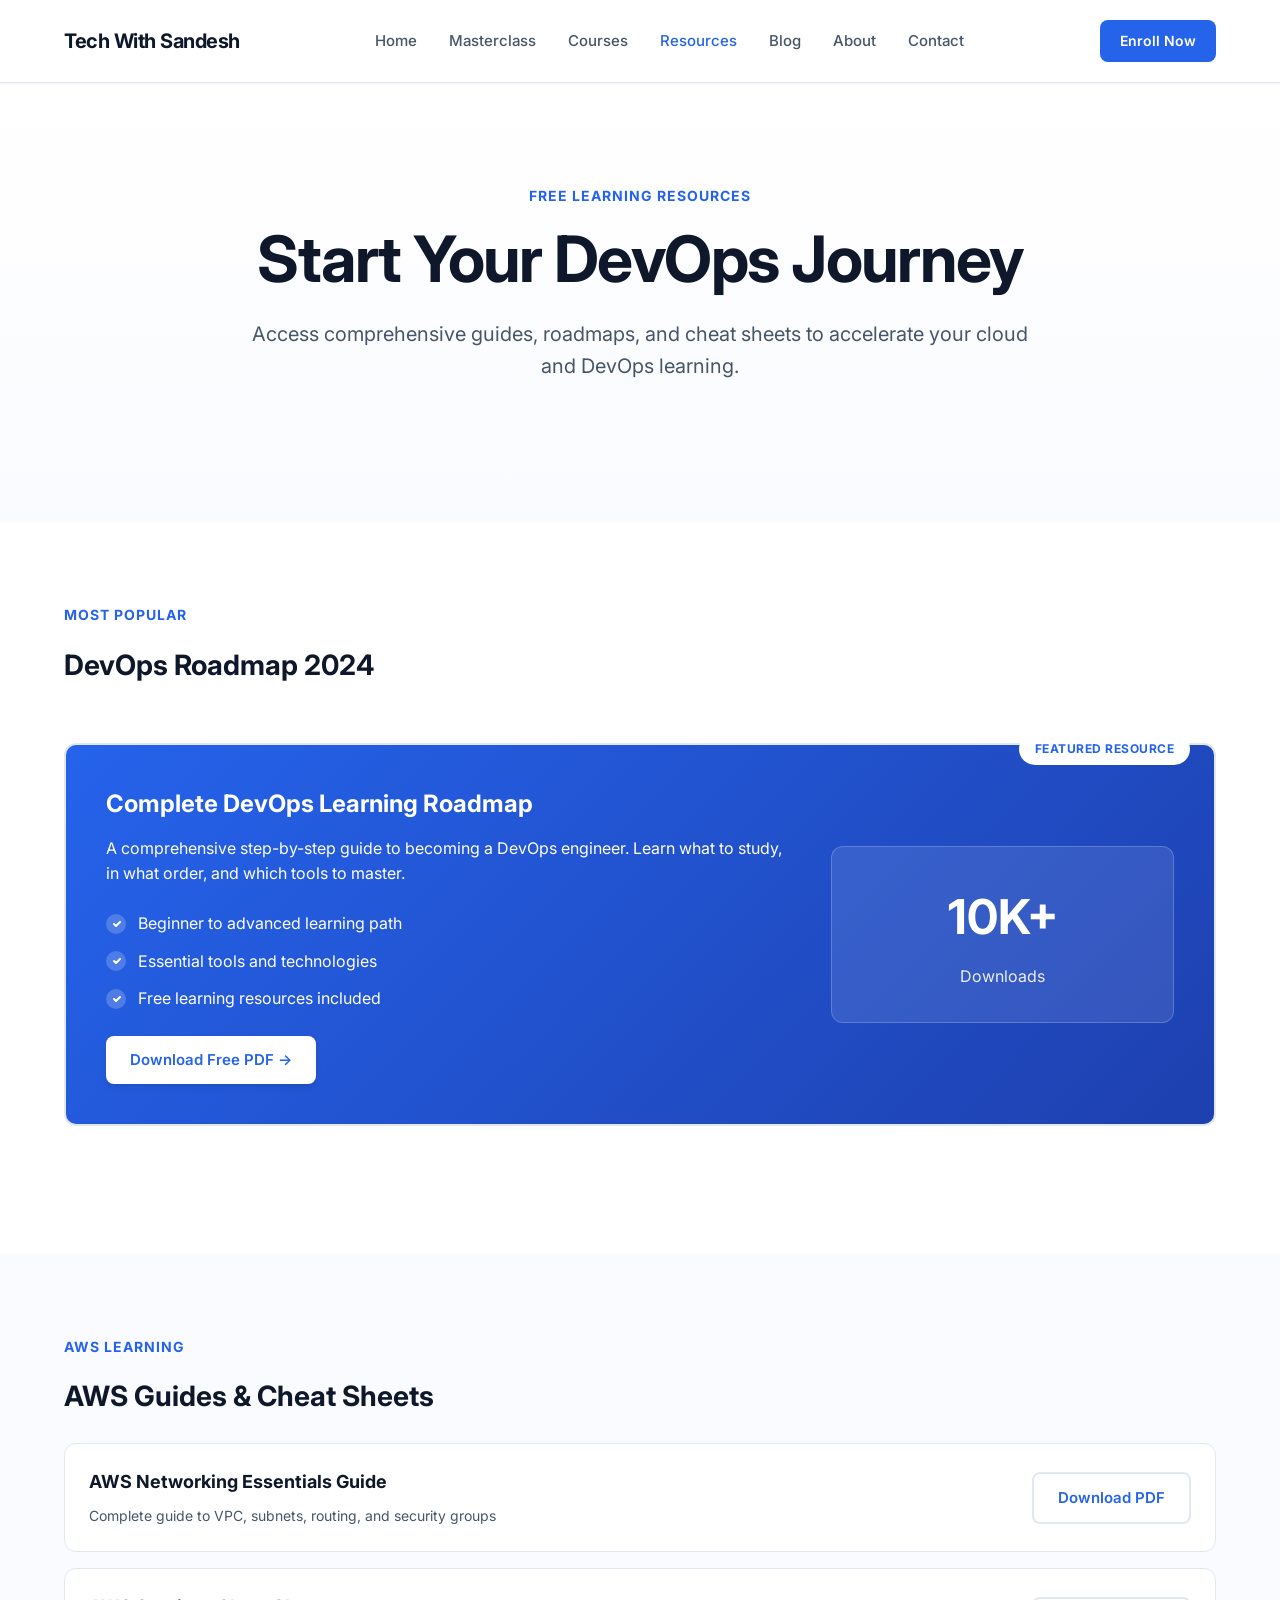
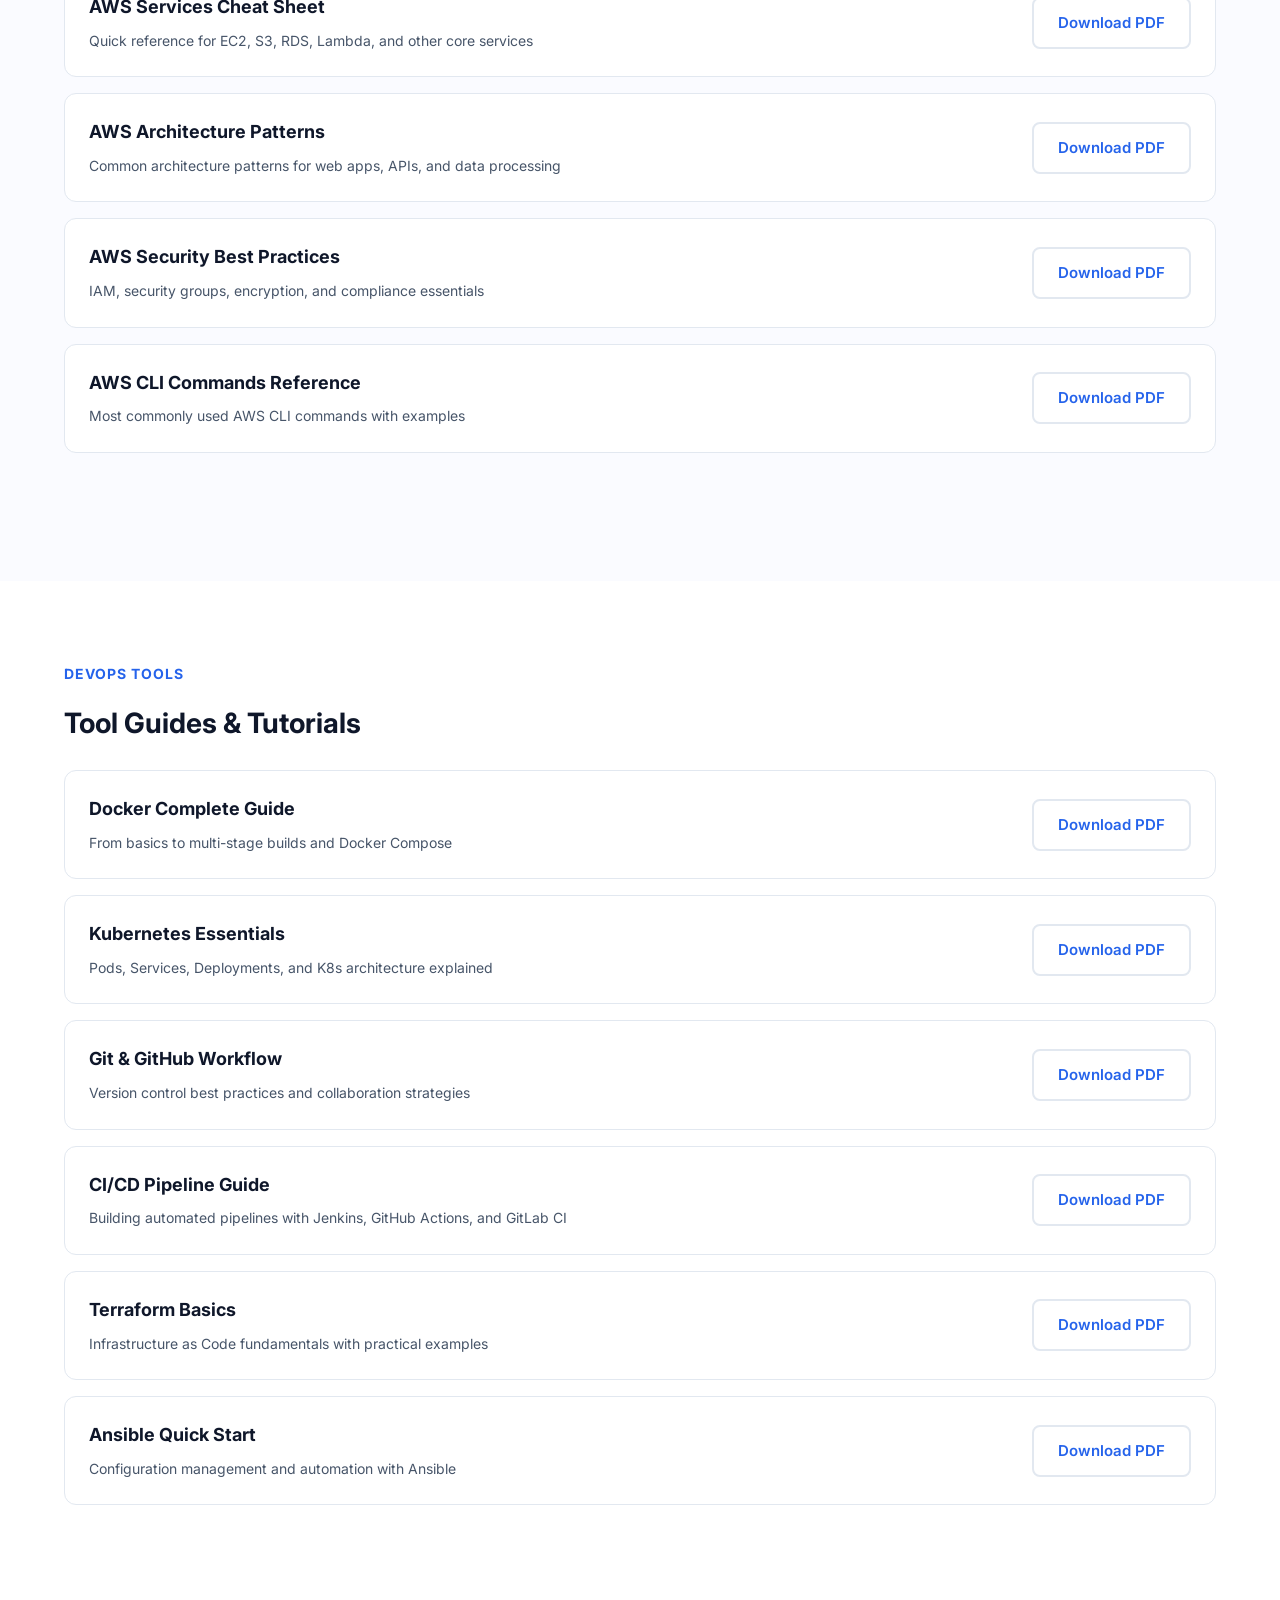
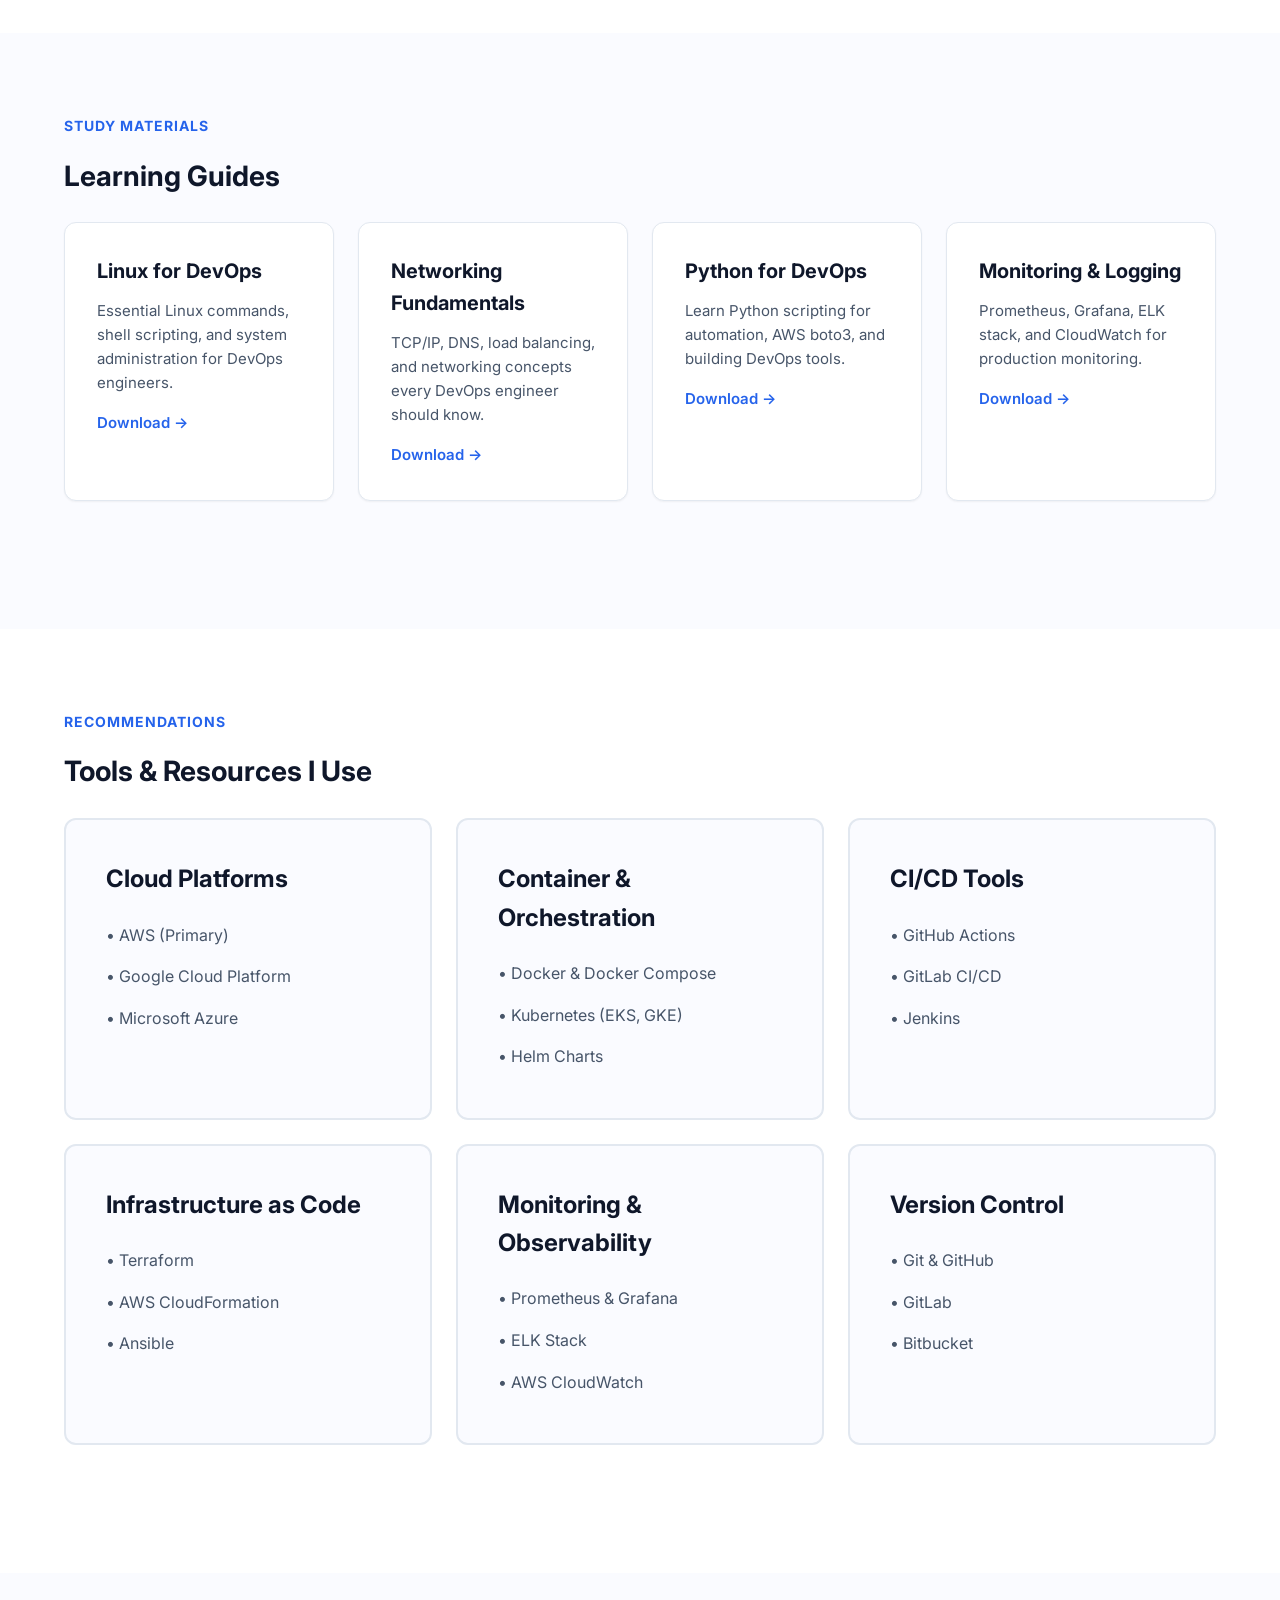
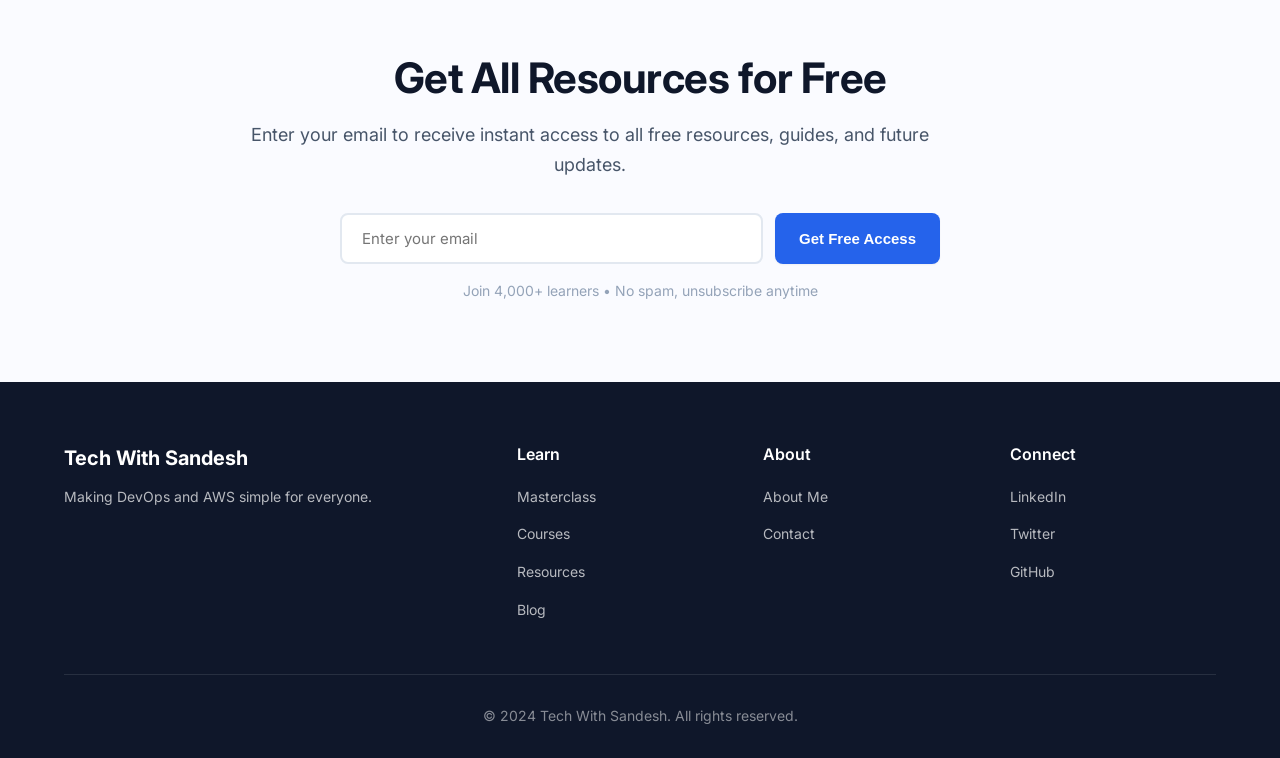
<file: resources.html>
<!DOCTYPE html>
<html lang="en">
<head>
    <meta charset="UTF-8">
    <meta name="viewport" content="width=device-width, initial-scale=1.0">
    <title>Free Resources - Tech With Sandesh</title>
    <link rel="stylesheet" href="styles.css">
    <link rel="preconnect" href="https://fonts.googleapis.com">
    <link rel="preconnect" href="https://fonts.gstatic.com" crossorigin>
    <link href="https://fonts.googleapis.com/css2?family=Inter:wght@300;400;500;600;700&display=swap" rel="stylesheet">
</head>
<body>
    <!-- Navigation -->
    <nav class="navbar">
        <div class="container">
            <div class="nav-content">
                <a href="index.html" class="logo">Tech With Sandesh</a>
                <ul class="nav-links">
                    <li><a href="index.html">Home</a></li>
                    <li><a href="masterclass.html">Masterclass</a></li>
                    <li><a href="course.html">Courses</a></li>
                    <li><a href="resources.html" class="active">Resources</a></li>
                    <li><a href="blog.html">Blog</a></li>
                    <li><a href="about.html">About</a></li>
                    <li><a href="contact.html">Contact</a></li>
                </ul>
                <a href="masterclass.html" class="btn btn-primary-sm">Enroll Now</a>
            </div>
        </div>
    </nav>

    <!-- Page Hero -->
    <section class="hero">
        <div class="container">
            <div class="hero-content">
                <span class="section-label">Free Learning Resources</span>
                <h1 class="hero-title">Start Your DevOps Journey</h1>
                <p class="hero-subtitle">Access comprehensive guides, roadmaps, and cheat sheets to accelerate your cloud and DevOps learning.</p>
            </div>
        </div>
    </section>

    <!-- DevOps Roadmap -->
    <section style="background-color: var(--bg-white);">
        <div class="container">
            <div class="resource-category">
                <div style="display: flex; justify-content: space-between; align-items: center; margin-bottom: 32px;">
                    <div>
                        <span class="section-label">Most Popular</span>
                        <h2 class="category-title">DevOps Roadmap 2024</h2>
                    </div>
                </div>

                <div class="content-card featured" style="max-width: 100%;">
                    <div class="content-badge">Featured Resource</div>
                    <div style="display: grid; grid-template-columns: 2fr 1fr; gap: 40px; align-items: center;">
                        <div>
                            <h3 class="content-title">Complete DevOps Learning Roadmap</h3>
                            <p class="content-description" style="margin-bottom: 24px;">A comprehensive step-by-step guide to becoming a DevOps engineer. Learn what to study, in what order, and which tools to master.</p>
                            <ul style="list-style: none; padding: 0; margin-bottom: 24px;">
                                <li style="display: flex; align-items: center; gap: 12px; margin-bottom: 12px;">
                                    <svg width="20" height="20" viewBox="0 0 20 20" fill="none" xmlns="http://www.w3.org/2000/svg">
                                        <circle cx="10" cy="10" r="10" fill="white" opacity="0.2"/>
                                        <path d="M8 10L10 12L14 8" stroke="white" stroke-width="2" stroke-linecap="round" stroke-linejoin="round"/>
                                    </svg>
                                    <span>Beginner to advanced learning path</span>
                                </li>
                                <li style="display: flex; align-items: center; gap: 12px; margin-bottom: 12px;">
                                    <svg width="20" height="20" viewBox="0 0 20 20" fill="none" xmlns="http://www.w3.org/2000/svg">
                                        <circle cx="10" cy="10" r="10" fill="white" opacity="0.2"/>
                                        <path d="M8 10L10 12L14 8" stroke="white" stroke-width="2" stroke-linecap="round" stroke-linejoin="round"/>
                                    </svg>
                                    <span>Essential tools and technologies</span>
                                </li>
                                <li style="display: flex; align-items: center; gap: 12px;">
                                    <svg width="20" height="20" viewBox="0 0 20 20" fill="none" xmlns="http://www.w3.org/2000/svg">
                                        <circle cx="10" cy="10" r="10" fill="white" opacity="0.2"/>
                                        <path d="M8 10L10 12L14 8" stroke="white" stroke-width="2" stroke-linecap="round" stroke-linejoin="round"/>
                                    </svg>
                                    <span>Free learning resources included</span>
                                </li>
                            </ul>
                            <a href="#download" class="btn btn-white">Download Free PDF →</a>
                        </div>
                        <div>
                            <div style="background: rgba(255, 255, 255, 0.1); padding: 32px; border-radius: 12px; border: 1px solid rgba(255, 255, 255, 0.2); text-align: center;">
                                <div style="font-size: 48px; font-weight: 700; margin-bottom: 8px;">10K+</div>
                                <div style="font-size: 16px; opacity: 0.9;">Downloads</div>
                            </div>
                        </div>
                    </div>
                </div>
            </div>
        </div>
    </section>

    <!-- AWS Guides -->
    <section>
        <div class="container">
            <div class="resource-category">
                <span class="section-label">AWS Learning</span>
                <h2 class="category-title">AWS Guides & Cheat Sheets</h2>
                
                <div class="resource-list">
                    <div class="resource-item">
                        <div class="resource-info">
                            <h3>AWS Networking Essentials Guide</h3>
                            <p>Complete guide to VPC, subnets, routing, and security groups</p>
                        </div>
                        <a href="#download" class="btn btn-outline">Download PDF</a>
                    </div>
                    
                    <div class="resource-item">
                        <div class="resource-info">
                            <h3>AWS Services Cheat Sheet</h3>
                            <p>Quick reference for EC2, S3, RDS, Lambda, and other core services</p>
                        </div>
                        <a href="#download" class="btn btn-outline">Download PDF</a>
                    </div>
                    
                    <div class="resource-item">
                        <div class="resource-info">
                            <h3>AWS Architecture Patterns</h3>
                            <p>Common architecture patterns for web apps, APIs, and data processing</p>
                        </div>
                        <a href="#download" class="btn btn-outline">Download PDF</a>
                    </div>
                    
                    <div class="resource-item">
                        <div class="resource-info">
                            <h3>AWS Security Best Practices</h3>
                            <p>IAM, security groups, encryption, and compliance essentials</p>
                        </div>
                        <a href="#download" class="btn btn-outline">Download PDF</a>
                    </div>
                    
                    <div class="resource-item">
                        <div class="resource-info">
                            <h3>AWS CLI Commands Reference</h3>
                            <p>Most commonly used AWS CLI commands with examples</p>
                        </div>
                        <a href="#download" class="btn btn-outline">Download PDF</a>
                    </div>
                </div>
            </div>
        </div>
    </section>

    <!-- DevOps Tools -->
    <section style="background-color: var(--bg-white);">
        <div class="container">
            <div class="resource-category">
                <span class="section-label">DevOps Tools</span>
                <h2 class="category-title">Tool Guides & Tutorials</h2>
                
                <div class="resource-list">
                    <div class="resource-item">
                        <div class="resource-info">
                            <h3>Docker Complete Guide</h3>
                            <p>From basics to multi-stage builds and Docker Compose</p>
                        </div>
                        <a href="#download" class="btn btn-outline">Download PDF</a>
                    </div>
                    
                    <div class="resource-item">
                        <div class="resource-info">
                            <h3>Kubernetes Essentials</h3>
                            <p>Pods, Services, Deployments, and K8s architecture explained</p>
                        </div>
                        <a href="#download" class="btn btn-outline">Download PDF</a>
                    </div>
                    
                    <div class="resource-item">
                        <div class="resource-info">
                            <h3>Git & GitHub Workflow</h3>
                            <p>Version control best practices and collaboration strategies</p>
                        </div>
                        <a href="#download" class="btn btn-outline">Download PDF</a>
                    </div>
                    
                    <div class="resource-item">
                        <div class="resource-info">
                            <h3>CI/CD Pipeline Guide</h3>
                            <p>Building automated pipelines with Jenkins, GitHub Actions, and GitLab CI</p>
                        </div>
                        <a href="#download" class="btn btn-outline">Download PDF</a>
                    </div>
                    
                    <div class="resource-item">
                        <div class="resource-info">
                            <h3>Terraform Basics</h3>
                            <p>Infrastructure as Code fundamentals with practical examples</p>
                        </div>
                        <a href="#download" class="btn btn-outline">Download PDF</a>
                    </div>
                    
                    <div class="resource-item">
                        <div class="resource-info">
                            <h3>Ansible Quick Start</h3>
                            <p>Configuration management and automation with Ansible</p>
                        </div>
                        <a href="#download" class="btn btn-outline">Download PDF</a>
                    </div>
                </div>
            </div>
        </div>
    </section>

    <!-- Learning Guides -->
    <section>
        <div class="container">
            <div class="resource-category">
                <span class="section-label">Study Materials</span>
                <h2 class="category-title">Learning Guides</h2>
                
                <div class="cards-grid">
                    <div class="card">
                        <h3 class="card-title">Linux for DevOps</h3>
                        <p class="card-description">Essential Linux commands, shell scripting, and system administration for DevOps engineers.</p>
                        <a href="#download" class="btn btn-link" style="margin-top: 16px;">Download →</a>
                    </div>
                    
                    <div class="card">
                        <h3 class="card-title">Networking Fundamentals</h3>
                        <p class="card-description">TCP/IP, DNS, load balancing, and networking concepts every DevOps engineer should know.</p>
                        <a href="#download" class="btn btn-link" style="margin-top: 16px;">Download →</a>
                    </div>
                    
                    <div class="card">
                        <h3 class="card-title">Python for DevOps</h3>
                        <p class="card-description">Learn Python scripting for automation, AWS boto3, and building DevOps tools.</p>
                        <a href="#download" class="btn btn-link" style="margin-top: 16px;">Download →</a>
                    </div>
                    
                    <div class="card">
                        <h3 class="card-title">Monitoring & Logging</h3>
                        <p class="card-description">Prometheus, Grafana, ELK stack, and CloudWatch for production monitoring.</p>
                        <a href="#download" class="btn btn-link" style="margin-top: 16px;">Download →</a>
                    </div>
                </div>
            </div>
        </div>
    </section>

    <!-- Tool Recommendations -->
    <section style="background-color: var(--bg-white);">
        <div class="container">
            <div class="resource-category">
                <span class="section-label">Recommendations</span>
                <h2 class="category-title">Tools & Resources I Use</h2>
                
                <div class="content-grid">
                    <div class="content-card">
                        <h3 class="content-title">Cloud Platforms</h3>
                        <ul style="list-style: none; padding: 0; margin-top: 16px;">
                            <li style="padding: 8px 0; color: var(--text-secondary);">• AWS (Primary)</li>
                            <li style="padding: 8px 0; color: var(--text-secondary);">• Google Cloud Platform</li>
                            <li style="padding: 8px 0; color: var(--text-secondary);">• Microsoft Azure</li>
                        </ul>
                    </div>
                    
                    <div class="content-card">
                        <h3 class="content-title">Container & Orchestration</h3>
                        <ul style="list-style: none; padding: 0; margin-top: 16px;">
                            <li style="padding: 8px 0; color: var(--text-secondary);">• Docker & Docker Compose</li>
                            <li style="padding: 8px 0; color: var(--text-secondary);">• Kubernetes (EKS, GKE)</li>
                            <li style="padding: 8px 0; color: var(--text-secondary);">• Helm Charts</li>
                        </ul>
                    </div>
                    
                    <div class="content-card">
                        <h3 class="content-title">CI/CD Tools</h3>
                        <ul style="list-style: none; padding: 0; margin-top: 16px;">
                            <li style="padding: 8px 0; color: var(--text-secondary);">• GitHub Actions</li>
                            <li style="padding: 8px 0; color: var(--text-secondary);">• GitLab CI/CD</li>
                            <li style="padding: 8px 0; color: var(--text-secondary);">• Jenkins</li>
                        </ul>
                    </div>
                    
                    <div class="content-card">
                        <h3 class="content-title">Infrastructure as Code</h3>
                        <ul style="list-style: none; padding: 0; margin-top: 16px;">
                            <li style="padding: 8px 0; color: var(--text-secondary);">• Terraform</li>
                            <li style="padding: 8px 0; color: var(--text-secondary);">• AWS CloudFormation</li>
                            <li style="padding: 8px 0; color: var(--text-secondary);">• Ansible</li>
                        </ul>
                    </div>
                    
                    <div class="content-card">
                        <h3 class="content-title">Monitoring & Observability</h3>
                        <ul style="list-style: none; padding: 0; margin-top: 16px;">
                            <li style="padding: 8px 0; color: var(--text-secondary);">• Prometheus & Grafana</li>
                            <li style="padding: 8px 0; color: var(--text-secondary);">• ELK Stack</li>
                            <li style="padding: 8px 0; color: var(--text-secondary);">• AWS CloudWatch</li>
                        </ul>
                    </div>
                    
                    <div class="content-card">
                        <h3 class="content-title">Version Control</h3>
                        <ul style="list-style: none; padding: 0; margin-top: 16px;">
                            <li style="padding: 8px 0; color: var(--text-secondary);">• Git & GitHub</li>
                            <li style="padding: 8px 0; color: var(--text-secondary);">• GitLab</li>
                            <li style="padding: 8px 0; color: var(--text-secondary);">• Bitbucket</li>
                        </ul>
                    </div>
                </div>
            </div>
        </div>
    </section>

    <!-- Download CTA -->
    <section id="download">
        <div class="container">
            <div class="newsletter-content">
                <div class="newsletter-text">
                    <h2 class="section-title">Get All Resources for Free</h2>
                    <p class="section-description">Enter your email to receive instant access to all free resources, guides, and future updates.</p>
                </div>
                <form class="newsletter-form">
                    <input type="email" placeholder="Enter your email" class="input-field" required>
                    <button type="submit" class="btn btn-primary">Get Free Access</button>
                </form>
                <p style="margin-top: 16px; color: var(--text-light); font-size: 14px; text-align: center;">
                    Join 4,000+ learners • No spam, unsubscribe anytime
                </p>
            </div>
        </div>
    </section>

    <!-- Footer -->
    <footer class="footer">
        <div class="container">
            <div class="footer-content">
                <div class="footer-section">
                    <h3 class="footer-title">Tech With Sandesh</h3>
                    <p class="footer-description">Making DevOps and AWS simple for everyone.</p>
                </div>
                <div class="footer-section">
                    <h4 class="footer-heading">Learn</h4>
                    <ul class="footer-links">
                        <li><a href="masterclass.html">Masterclass</a></li>
                        <li><a href="course.html">Courses</a></li>
                        <li><a href="resources.html">Resources</a></li>
                        <li><a href="blog.html">Blog</a></li>
                    </ul>
                </div>
                <div class="footer-section">
                    <h4 class="footer-heading">About</h4>
                    <ul class="footer-links">
                        <li><a href="about.html">About Me</a></li>
                        <li><a href="contact.html">Contact</a></li>
                    </ul>
                </div>
                <div class="footer-section">
                    <h4 class="footer-heading">Connect</h4>
                    <ul class="footer-links">
                        <li><a href="#" target="_blank">LinkedIn</a></li>
                        <li><a href="#" target="_blank">Twitter</a></li>
                        <li><a href="#" target="_blank">GitHub</a></li>
                    </ul>
                </div>
            </div>
            <div class="footer-bottom">
                <p>&copy; 2024 Tech With Sandesh. All rights reserved.</p>
            </div>
        </div>
    </footer>
</body>
</html>
</file>
<file: styles.css>
/* Reset and Base Styles */
* {
    margin: 0;
    padding: 0;
    box-sizing: border-box;
}

:root {
    --bg-primary: #FAFBFF;
    --bg-white: #FFFFFF;
    --primary: #2563EB;
    --primary-dark: #1E40AF;
    --primary-light: #EFF6FF;
    --text-primary: #0F172A;
    --text-secondary: #475569;
    --text-light: #94A3B8;
    --border: #E2E8F0;
    --shadow-sm: 0 1px 2px 0 rgba(0, 0, 0, 0.05);
    --shadow-md: 0 4px 6px -1px rgba(0, 0, 0, 0.1);
    --shadow-lg: 0 10px 15px -3px rgba(0, 0, 0, 0.1);
    --shadow-xl: 0 20px 25px -5px rgba(0, 0, 0, 0.1);
    --radius-sm: 8px;
    --radius-md: 12px;
    --radius-lg: 16px;
}

body {
    font-family: 'Inter', -apple-system, BlinkMacSystemFont, 'Segoe UI', Roboto, Oxygen, Ubuntu, Cantarell, sans-serif;
    background-color: var(--bg-primary);
    color: var(--text-primary);
    line-height: 1.6;
    -webkit-font-smoothing: antialiased;
    -moz-osx-font-smoothing: grayscale;
}

.container {
    max-width: 1200px;
    margin: 0 auto;
    padding: 0 24px;
}

/* Navigation */
.navbar {
    background-color: var(--bg-white);
    box-shadow: var(--shadow-sm);
    position: sticky;
    top: 0;
    z-index: 1000;
    border-bottom: 1px solid var(--border);
}

.nav-content {
    display: flex;
    align-items: center;
    justify-content: space-between;
    padding: 20px 0;
}

.logo {
    font-size: 20px;
    font-weight: 700;
    color: var(--text-primary);
    text-decoration: none;
    letter-spacing: -0.5px;
}

.nav-links {
    display: flex;
    list-style: none;
    gap: 32px;
    margin: 0 auto;
}

.nav-links a {
    color: var(--text-secondary);
    text-decoration: none;
    font-size: 15px;
    font-weight: 500;
    transition: color 0.2s ease;
}

.nav-links a:hover,
.nav-links a.active {
    color: var(--primary);
}

/* Buttons */
.btn {
    display: inline-flex;
    align-items: center;
    justify-content: center;
    padding: 12px 24px;
    border-radius: var(--radius-sm);
    font-size: 15px;
    font-weight: 600;
    text-decoration: none;
    transition: all 0.2s ease;
    cursor: pointer;
    border: none;
    white-space: nowrap;
}

.btn-primary {
    background-color: var(--primary);
    color: white;
    box-shadow: var(--shadow-sm);
}

.btn-primary:hover {
    background-color: var(--primary-dark);
    box-shadow: var(--shadow-md);
    transform: translateY(-1px);
}

.btn-primary-sm {
    background-color: var(--primary);
    color: white;
    padding: 10px 20px;
    border-radius: var(--radius-sm);
    font-size: 14px;
    font-weight: 600;
    text-decoration: none;
    transition: all 0.2s ease;
}

.btn-primary-sm:hover {
    background-color: var(--primary-dark);
}

.btn-secondary {
    background-color: var(--bg-white);
    color: var(--primary);
    border: 2px solid var(--primary);
}

.btn-secondary:hover {
    background-color: var(--primary-light);
}

.btn-outline {
    background-color: transparent;
    color: var(--primary);
    border: 2px solid var(--border);
}

.btn-outline:hover {
    border-color: var(--primary);
    background-color: var(--primary-light);
}

.btn-white {
    background-color: white;
    color: var(--primary);
    box-shadow: var(--shadow-md);
}

.btn-white:hover {
    box-shadow: var(--shadow-lg);
    transform: translateY(-2px);
}

.btn-link {
    color: var(--primary);
    font-weight: 600;
    padding: 0;
    transition: opacity 0.2s ease;
}

.btn-link:hover {
    opacity: 0.8;
}

/* Hero Section */
.hero {
    background: linear-gradient(180deg, var(--bg-white) 0%, var(--bg-primary) 100%);
    padding: 100px 0;
    text-align: center;
}

.hero-content {
    max-width: 800px;
    margin: 0 auto;
}

.trust-badge {
    display: inline-flex;
    align-items: center;
    gap: 8px;
    background-color: var(--primary-light);
    padding: 8px 16px;
    border-radius: 100px;
    margin-bottom: 32px;
    color: var(--primary);
    font-size: 14px;
    font-weight: 600;
}

.hero-title {
    font-size: 64px;
    font-weight: 700;
    line-height: 1.1;
    margin-bottom: 24px;
    letter-spacing: -1.5px;
    color: var(--text-primary);
}

.hero-subtitle {
    font-size: 20px;
    color: var(--text-secondary);
    margin-bottom: 40px;
    line-height: 1.6;
}

.hero-buttons {
    display: flex;
    gap: 16px;
    justify-content: center;
    flex-wrap: wrap;
}

/* Section Styles */
section {
    padding: 80px 0;
}

.section-label {
    display: inline-block;
    color: var(--primary);
    font-size: 14px;
    font-weight: 700;
    text-transform: uppercase;
    letter-spacing: 1px;
    margin-bottom: 16px;
}

.section-label.light {
    color: white;
    background-color: rgba(255, 255, 255, 0.2);
    padding: 6px 12px;
    border-radius: 100px;
}

.section-title {
    font-size: 42px;
    font-weight: 700;
    line-height: 1.2;
    margin-bottom: 16px;
    letter-spacing: -0.5px;
    color: var(--text-primary);
}

.section-title.light {
    color: white;
}

.section-description {
    font-size: 18px;
    color: var(--text-secondary);
    line-height: 1.7;
    max-width: 700px;
}

.section-description.light {
    color: rgba(255, 255, 255, 0.9);
}

.section-header {
    text-align: center;
    margin-bottom: 64px;
}

/* About Preview */
.about-preview {
    background-color: var(--bg-white);
}

.section-content {
    display: grid;
    grid-template-columns: 1fr 1fr;
    gap: 80px;
    align-items: center;
}

.placeholder-image {
    width: 100%;
    height: 400px;
    background: linear-gradient(135deg, var(--primary-light) 0%, var(--bg-white) 100%);
    border-radius: var(--radius-lg);
    display: flex;
    align-items: center;
    justify-content: center;
    box-shadow: var(--shadow-lg);
}

/* Cards */
.cards-grid {
    display: grid;
    grid-template-columns: repeat(auto-fit, minmax(260px, 1fr));
    gap: 24px;
}

.card {
    background-color: var(--bg-white);
    padding: 32px;
    border-radius: var(--radius-md);
    box-shadow: var(--shadow-sm);
    border: 1px solid var(--border);
    transition: all 0.3s ease;
}

.card:hover {
    box-shadow: var(--shadow-lg);
    transform: translateY(-4px);
    border-color: var(--primary);
}

.card-icon {
    margin-bottom: 20px;
}

.card-title {
    font-size: 20px;
    font-weight: 700;
    margin-bottom: 12px;
    color: var(--text-primary);
}

.card-description {
    font-size: 15px;
    color: var(--text-secondary);
    line-height: 1.6;
}

/* Featured Content */
.featured-content {
    background-color: var(--bg-white);
}

.content-grid {
    display: grid;
    grid-template-columns: repeat(auto-fit, minmax(320px, 1fr));
    gap: 24px;
}

.content-card {
    background-color: var(--bg-primary);
    padding: 40px;
    border-radius: var(--radius-md);
    border: 2px solid var(--border);
    transition: all 0.3s ease;
    position: relative;
}

.content-card.featured {
    background: linear-gradient(135deg, var(--primary) 0%, var(--primary-dark) 100%);
    color: white;
}

.content-card.featured .content-title,
.content-card.featured .content-description {
    color: white;
}

.content-badge {
    position: absolute;
    top: -12px;
    right: 24px;
    background-color: white;
    color: var(--primary);
    padding: 6px 16px;
    border-radius: 100px;
    font-size: 12px;
    font-weight: 700;
    text-transform: uppercase;
    letter-spacing: 0.5px;
}

.content-card:hover {
    transform: translateY(-4px);
    box-shadow: var(--shadow-xl);
}

.content-title {
    font-size: 24px;
    font-weight: 700;
    margin-bottom: 12px;
    color: var(--text-primary);
}

.content-description {
    font-size: 16px;
    color: var(--text-secondary);
    margin-bottom: 24px;
    line-height: 1.6;
}

/* Masterclass Highlight */
.masterclass-highlight {
    background: linear-gradient(135deg, var(--primary) 0%, var(--primary-dark) 100%);
    color: white;
    position: relative;
    overflow: hidden;
}

.masterclass-content {
    display: grid;
    grid-template-columns: 1.5fr 1fr;
    gap: 60px;
    align-items: center;
}

.masterclass-features {
    list-style: none;
    margin: 32px 0;
}

.masterclass-features li {
    display: flex;
    align-items: center;
    gap: 12px;
    margin-bottom: 16px;
    font-size: 16px;
    color: white;
}

.masterclass-cta {
    display: flex;
    align-items: center;
    gap: 24px;
    flex-wrap: wrap;
}

.price-tag {
    font-size: 24px;
    font-weight: 700;
    color: white;
}

.stats-card {
    background-color: rgba(255, 255, 255, 0.1);
    backdrop-filter: blur(10px);
    padding: 40px;
    border-radius: var(--radius-lg);
    border: 1px solid rgba(255, 255, 255, 0.2);
    display: flex;
    flex-direction: column;
    gap: 32px;
}

.stat-item {
    display: flex;
    flex-direction: column;
    gap: 8px;
}

.stat-number {
    font-size: 48px;
    font-weight: 700;
    color: white;
}

.stat-label {
    font-size: 16px;
    color: rgba(255, 255, 255, 0.8);
}

/* Newsletter */
.newsletter {
    background-color: var(--bg-white);
}

.newsletter-content {
    max-width: 800px;
    margin: 0 auto;
    text-align: center;
}

.newsletter-form {
    display: flex;
    gap: 12px;
    margin-top: 32px;
    max-width: 600px;
    margin-left: auto;
    margin-right: auto;
}

.input-field {
    flex: 1;
    padding: 14px 20px;
    border: 2px solid var(--border);
    border-radius: var(--radius-sm);
    font-size: 15px;
    font-family: inherit;
    transition: all 0.2s ease;
}

.input-field:focus {
    outline: none;
    border-color: var(--primary);
    box-shadow: 0 0 0 3px var(--primary-light);
}

/* Footer */
.footer {
    background-color: var(--text-primary);
    color: white;
    padding: 60px 0 30px;
}

.footer-content {
    display: grid;
    grid-template-columns: 2fr 1fr 1fr 1fr;
    gap: 40px;
    margin-bottom: 40px;
}

.footer-title {
    font-size: 20px;
    font-weight: 700;
    margin-bottom: 12px;
}

.footer-description {
    color: rgba(255, 255, 255, 0.7);
    font-size: 14px;
}

.footer-heading {
    font-size: 16px;
    font-weight: 600;
    margin-bottom: 16px;
}

.footer-links {
    list-style: none;
}

.footer-links li {
    margin-bottom: 12px;
}

.footer-links a {
    color: rgba(255, 255, 255, 0.7);
    text-decoration: none;
    font-size: 14px;
    transition: color 0.2s ease;
}

.footer-links a:hover {
    color: white;
}

.footer-bottom {
    padding-top: 30px;
    border-top: 1px solid rgba(255, 255, 255, 0.1);
    text-align: center;
    color: rgba(255, 255, 255, 0.5);
    font-size: 14px;
}

/* Responsive Design */
@media (max-width: 968px) {
    .nav-links {
        display: none;
    }

    .hero-title {
        font-size: 48px;
    }

    .section-content,
    .masterclass-content,
    .footer-content {
        grid-template-columns: 1fr;
    }

    .section-title {
        font-size: 36px;
    }

    .cards-grid,
    .content-grid {
        grid-template-columns: 1fr;
    }

    .newsletter-form {
        flex-direction: column;
    }

    .stats-card {
        flex-direction: row;
        justify-content: space-around;
    }
}

@media (max-width: 640px) {
    .hero {
        padding: 60px 0;
    }

    .hero-title {
        font-size: 36px;
    }

    .hero-subtitle {
        font-size: 18px;
    }

    section {
        padding: 60px 0;
    }

    .section-title {
        font-size: 28px;
    }

    .hero-buttons {
        flex-direction: column;
    }

    .btn {
        width: 100%;
    }
}

/* Masterclass Page Specific */
.page-hero {
    background: linear-gradient(135deg, var(--primary) 0%, var(--primary-dark) 100%);
    color: white;
    padding: 80px 0;
    text-align: center;
}

.page-hero-content {
    max-width: 800px;
    margin: 0 auto;
}

.page-hero .section-title {
    color: white;
    font-size: 52px;
}

.features-list {
    list-style: none;
    margin: 32px 0;
}

.features-list li {
    display: flex;
    align-items: flex-start;
    gap: 16px;
    margin-bottom: 20px;
    padding: 20px;
    background-color: var(--bg-white);
    border-radius: var(--radius-sm);
    border: 1px solid var(--border);
}

.feature-icon {
    flex-shrink: 0;
    width: 48px;
    height: 48px;
    background-color: var(--primary-light);
    border-radius: var(--radius-sm);
    display: flex;
    align-items: center;
    justify-content: center;
}

.feature-content h3 {
    font-size: 18px;
    font-weight: 700;
    margin-bottom: 8px;
    color: var(--text-primary);
}

.feature-content p {
    font-size: 15px;
    color: var(--text-secondary);
    line-height: 1.6;
}

.pricing-card {
    background: linear-gradient(135deg, var(--primary) 0%, var(--primary-dark) 100%);
    color: white;
    padding: 48px;
    border-radius: var(--radius-lg);
    text-align: center;
    box-shadow: var(--shadow-xl);
}

.price {
    font-size: 72px;
    font-weight: 700;
    margin: 24px 0;
}

.price-description {
    font-size: 16px;
    color: rgba(255, 255, 255, 0.9);
    margin-bottom: 32px;
}

/* Blog Page */
.blog-grid {
    display: grid;
    grid-template-columns: repeat(auto-fill, minmax(350px, 1fr));
    gap: 32px;
}

.blog-card {
    background-color: var(--bg-white);
    border-radius: var(--radius-md);
    overflow: hidden;
    border: 1px solid var(--border);
    transition: all 0.3s ease;
}

.blog-card:hover {
    box-shadow: var(--shadow-xl);
    transform: translateY(-4px);
}

.blog-image {
    width: 100%;
    height: 200px;
    background: linear-gradient(135deg, var(--primary-light) 0%, var(--primary) 100%);
}

.blog-content {
    padding: 24px;
}

.blog-meta {
    display: flex;
    gap: 16px;
    margin-bottom: 12px;
    font-size: 14px;
    color: var(--text-light);
}

.blog-title {
    font-size: 22px;
    font-weight: 700;
    margin-bottom: 12px;
    color: var(--text-primary);
}

.blog-excerpt {
    font-size: 15px;
    color: var(--text-secondary);
    margin-bottom: 16px;
    line-height: 1.6;
}

/* Resources Page */
.resource-category {
    margin-bottom: 48px;
}

.category-title {
    font-size: 28px;
    font-weight: 700;
    margin-bottom: 24px;
    color: var(--text-primary);
}

.resource-list {
    display: grid;
    gap: 16px;
}

.resource-item {
    background-color: var(--bg-white);
    padding: 24px;
    border-radius: var(--radius-md);
    border: 1px solid var(--border);
    display: flex;
    justify-content: space-between;
    align-items: center;
    transition: all 0.3s ease;
}

.resource-item:hover {
    box-shadow: var(--shadow-lg);
    border-color: var(--primary);
}

.resource-info h3 {
    font-size: 18px;
    font-weight: 700;
    margin-bottom: 8px;
    color: var(--text-primary);
}

.resource-info p {
    font-size: 14px;
    color: var(--text-secondary);
}

/* Contact Page */
.contact-content {
    max-width: 600px;
    margin: 0 auto;
}

.contact-form {
    background-color: var(--bg-white);
    padding: 40px;
    border-radius: var(--radius-lg);
    box-shadow: var(--shadow-md);
}

.form-group {
    margin-bottom: 24px;
}

.form-label {
    display: block;
    font-size: 14px;
    font-weight: 600;
    margin-bottom: 8px;
    color: var(--text-primary);
}

.form-input,
.form-textarea {
    width: 100%;
    padding: 12px 16px;
    border: 2px solid var(--border);
    border-radius: var(--radius-sm);
    font-size: 15px;
    font-family: inherit;
    transition: all 0.2s ease;
}

.form-textarea {
    resize: vertical;
    min-height: 150px;
}

.form-input:focus,
.form-textarea:focus {
    outline: none;
    border-color: var(--primary);
    box-shadow: 0 0 0 3px var(--primary-light);
}

.contact-info {
    margin-top: 32px;
    text-align: center;
}

.contact-info-item {
    margin-bottom: 16px;
}

.contact-info-item strong {
    color: var(--text-primary);
}

/* Coming Soon Badge */
.coming-soon {
    display: inline-block;
    background-color: #FEF3C7;
    color: #92400E;
    padding: 8px 16px;
    border-radius: 100px;
    font-size: 14px;
    font-weight: 700;
    text-transform: uppercase;
    letter-spacing: 0.5px;
    margin-bottom: 16px;
}

.course-preview {
    background-color: var(--bg-white);
    padding: 48px;
    border-radius: var(--radius-lg);
    border: 2px dashed var(--border);
    text-align: center;
}

.early-access-form {
    max-width: 400px;
    margin: 32px auto 0;
    display: flex;
    gap: 12px;
}

/* Utility Classes */
.text-center {
    text-align: center;
}

.mt-32 {
    margin-top: 32px;
}

.mb-32 {
    margin-bottom: 32px;
}

.mb-64 {
    margin-bottom: 64px;
}
</file>
